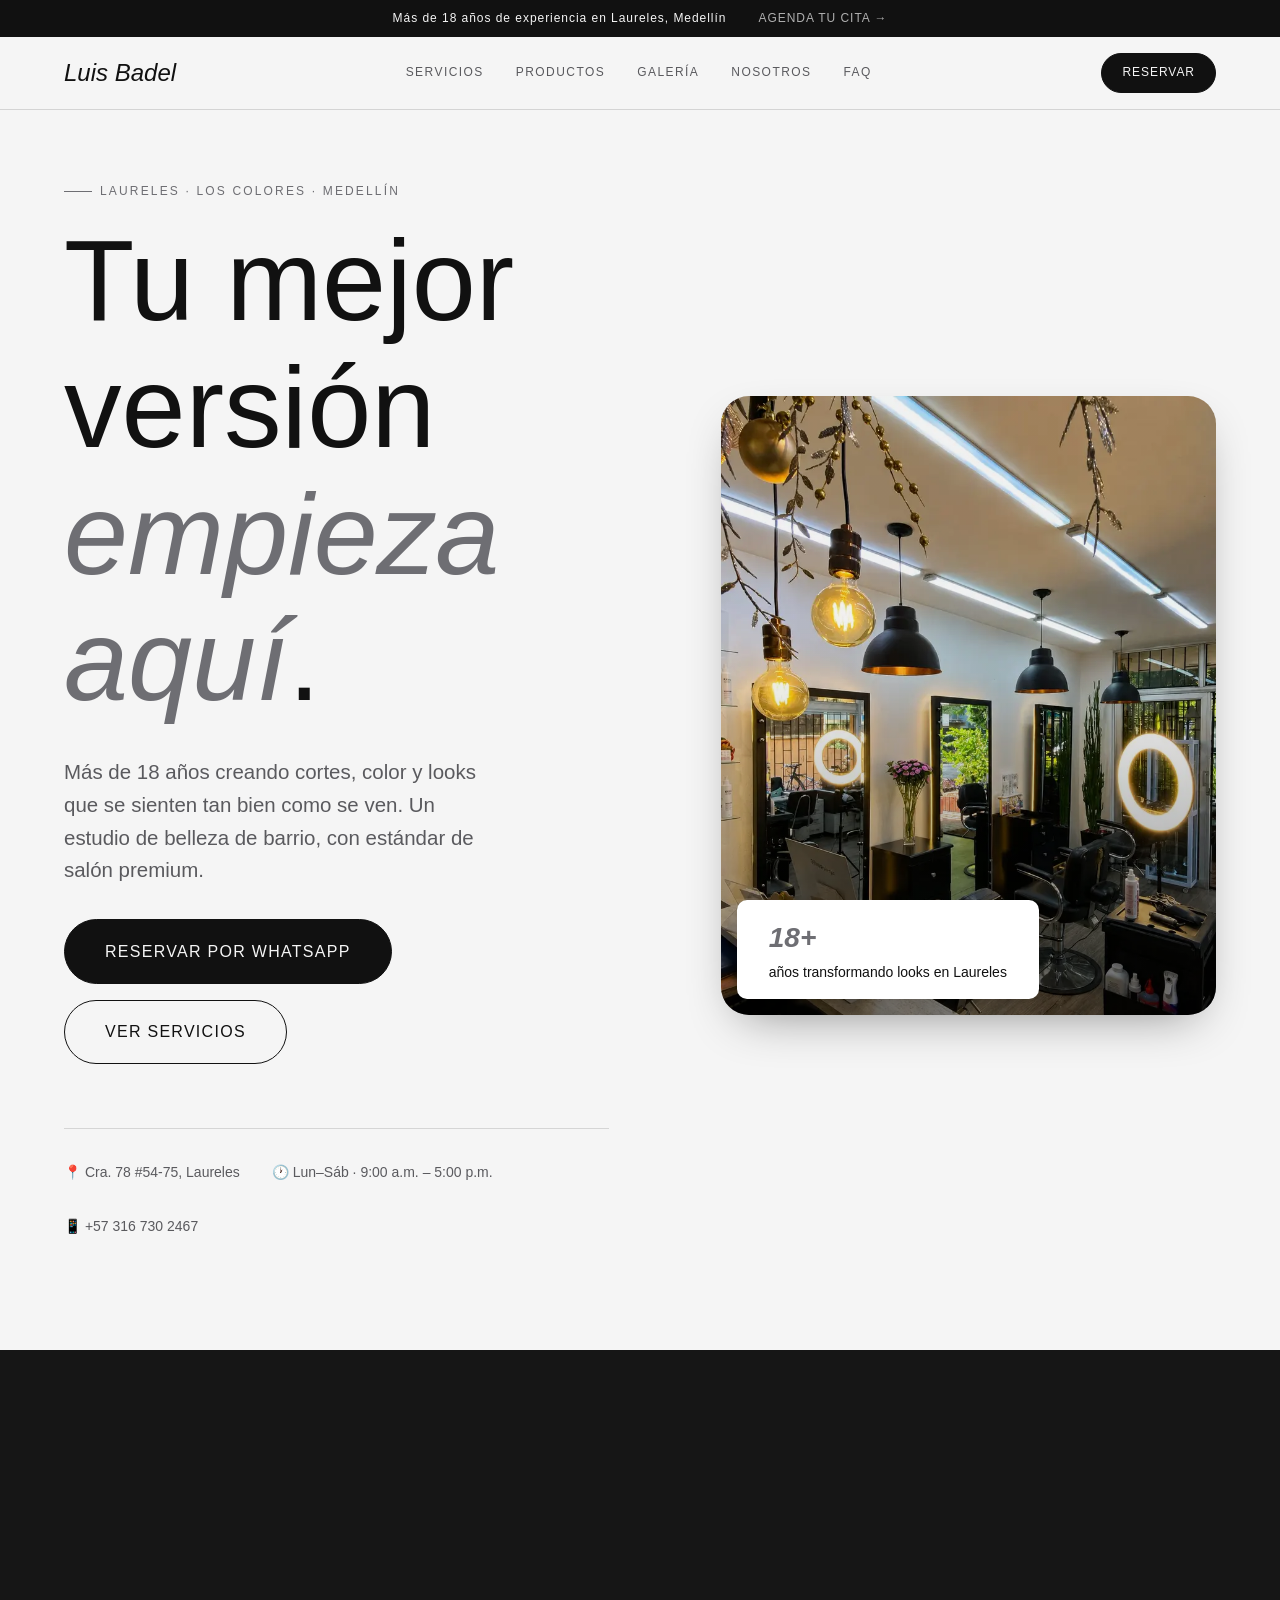
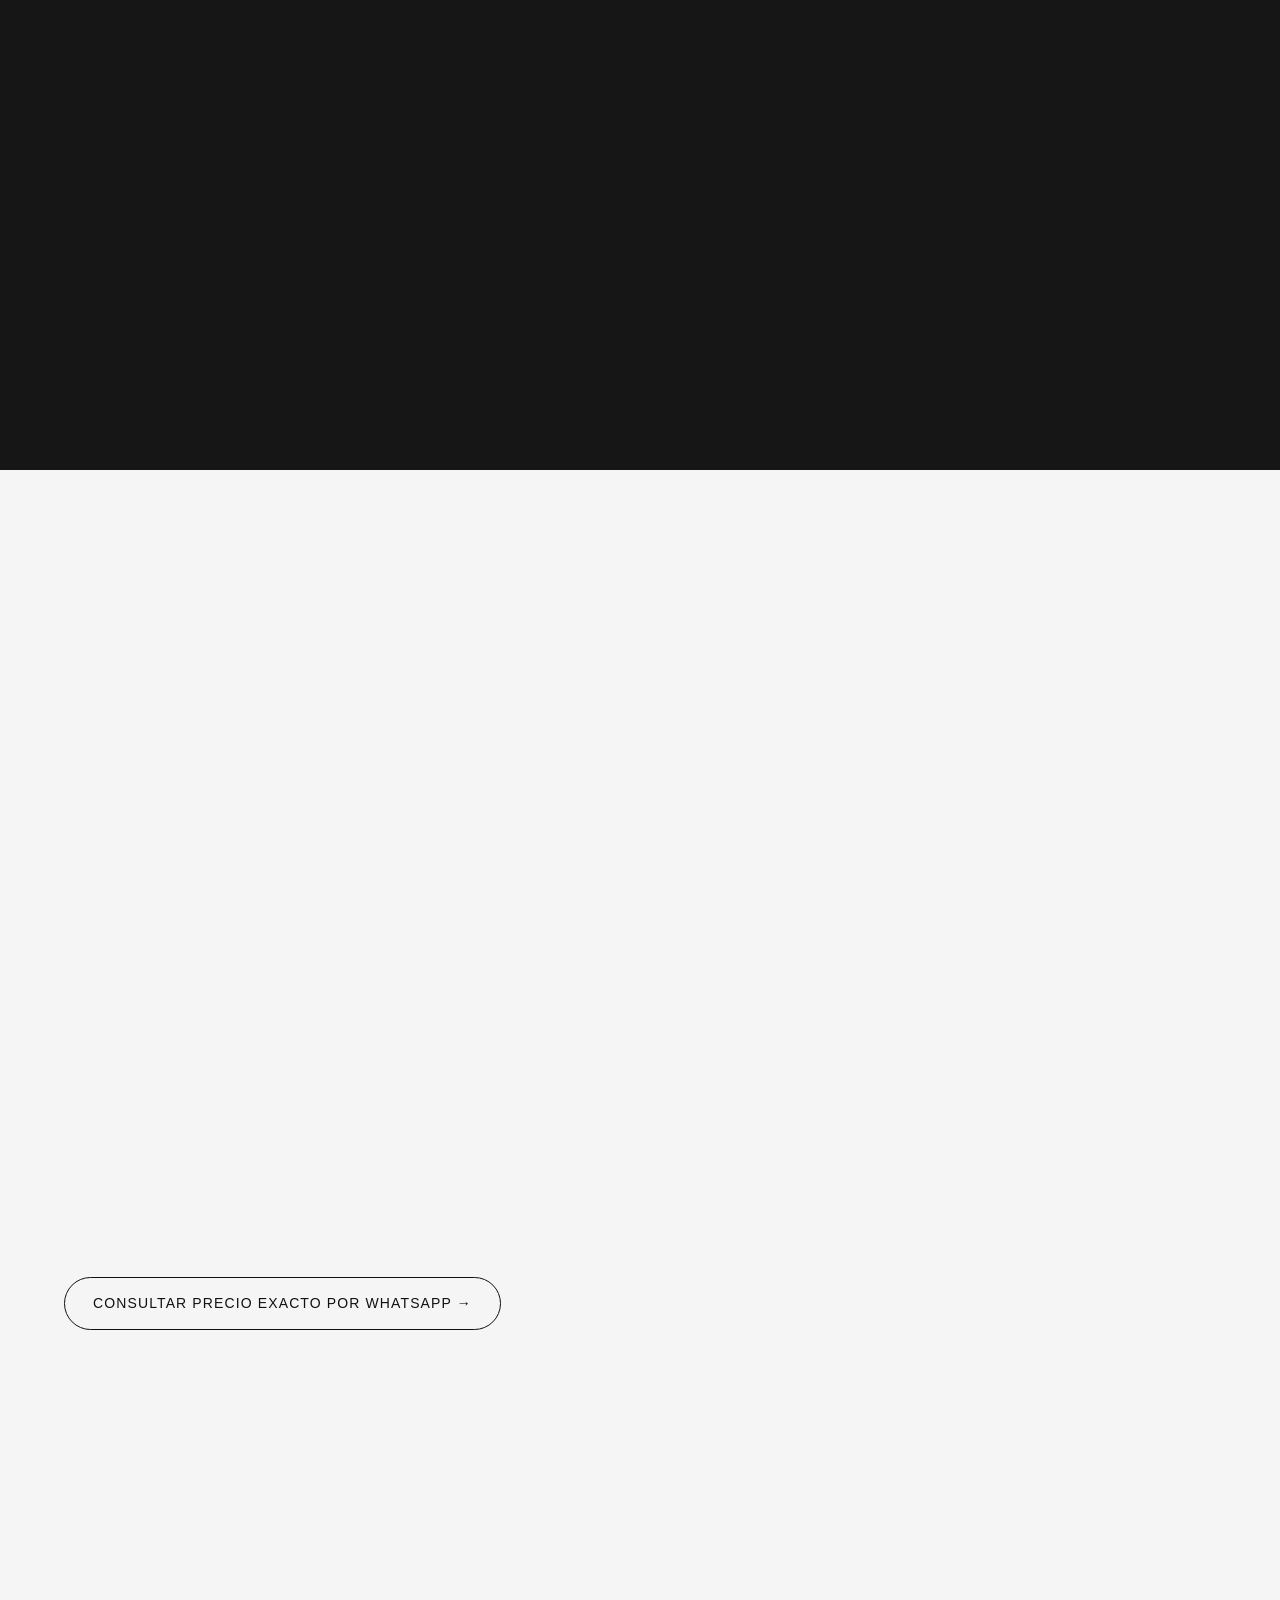
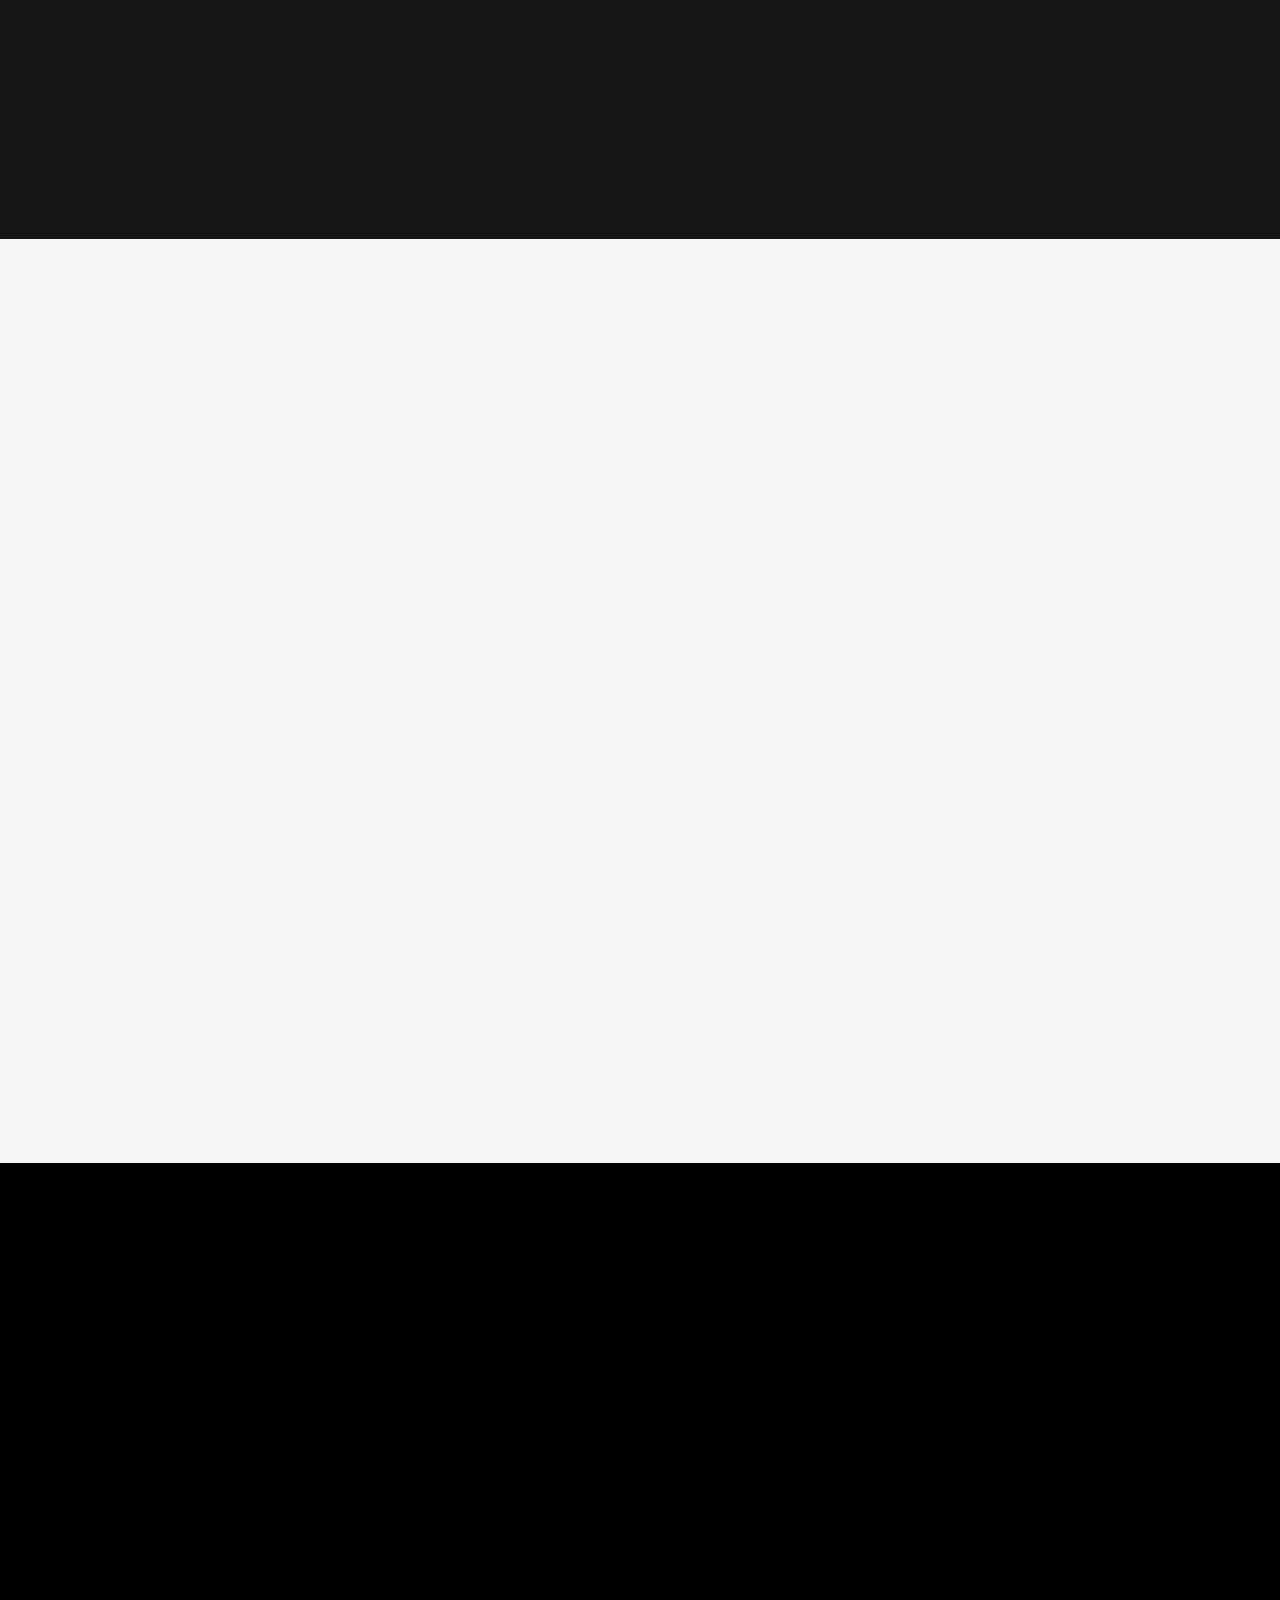
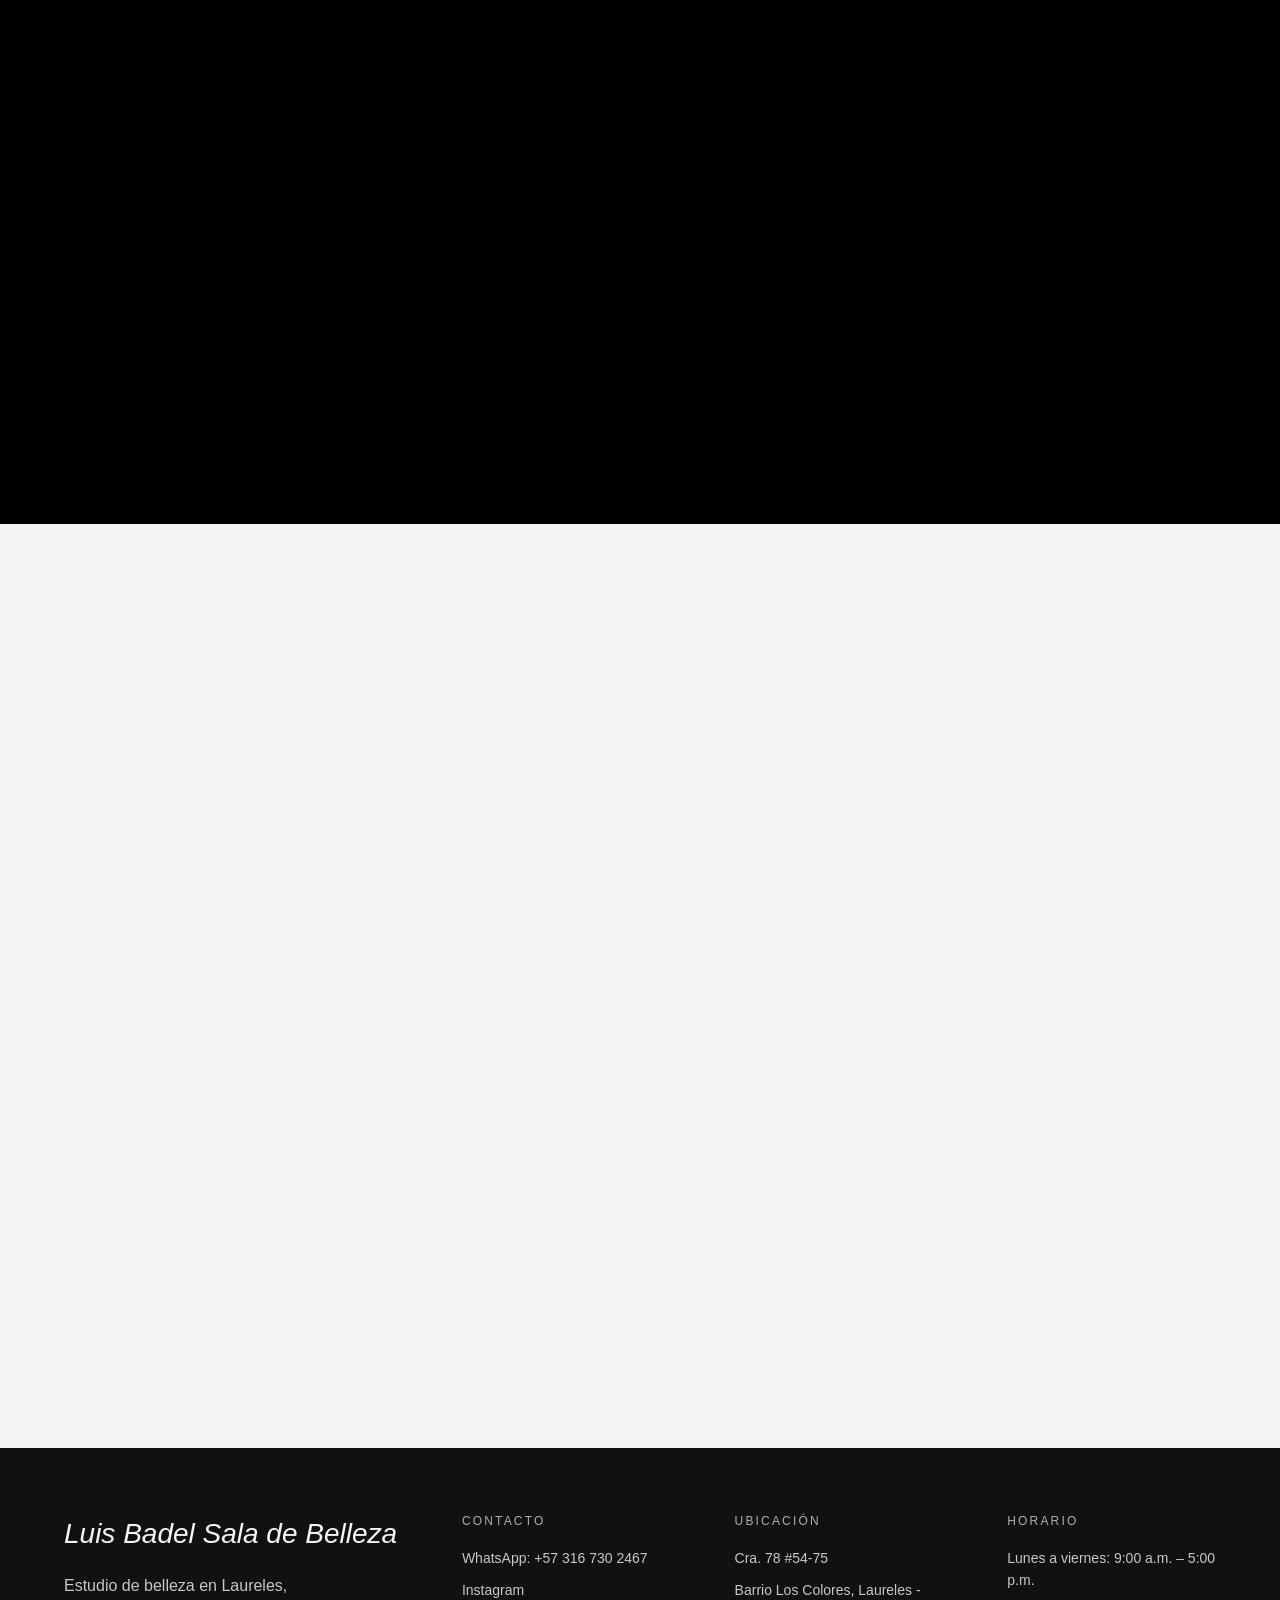
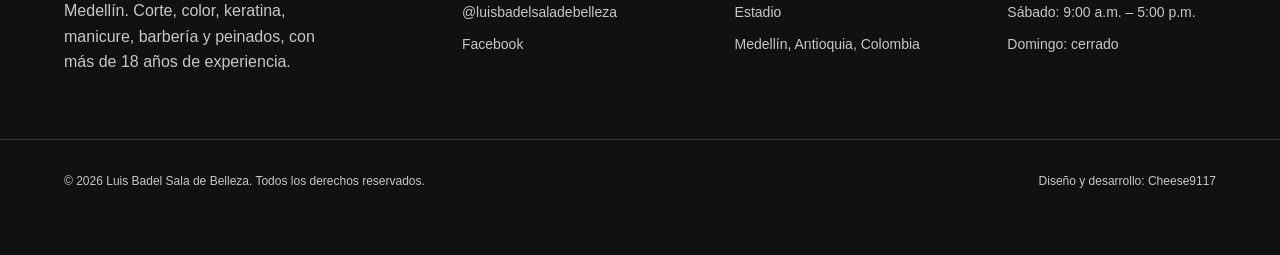
<file: index.html>
<!DOCTYPE html>
<html lang="es">
<head>
  <meta charset="UTF-8" />
  <meta name="viewport" content="width=device-width, initial-scale=1.0" />

  <!-- ═══ SEO ═══ -->
  <title>Luis Badel Sala de Belleza | Estudio de Belleza en Laureles, Medellín</title>
  <meta name="description" content="Sala de belleza en Laureles - Los Colores, Medellín. +18 años de experiencia en corte, color, balayage, keratina, manicure y barbería. Agenda tu cita por WhatsApp." />
  <meta name="robots" content="index, follow" />
  <meta name="author" content="Luis Badel Sala de Belleza" />
  <link rel="canonical" href="https://cheese9117.github.io/luis-badel-studio/" />

  <!-- ═══ SEGURIDAD ═══ -->
  <meta http-equiv="Content-Security-Policy" content="default-src 'none'; img-src 'self'; style-src 'self' https://fonts.googleapis.com; font-src https://fonts.gstatic.com; script-src 'self'; connect-src 'none'; frame-src https://www.google.com https://maps.google.com; object-src 'none'; base-uri 'self'; form-action 'none'; frame-ancestors 'none';" />
  <meta http-equiv="X-Content-Type-Options" content="nosniff" />
  <meta name="referrer" content="strict-origin-when-cross-origin" />

  <!-- ═══ OPEN GRAPH ═══ -->
  <meta property="og:type" content="business.business" />
  <meta property="og:title" content="Luis Badel Sala de Belleza | Laureles, Medellín" />
  <meta property="og:description" content="Estudio de belleza con +18 años de experiencia: corte, color, balayage, keratina, manicure y barbería en Laureles, Medellín." />
  <meta property="og:url" content="https://cheese9117.github.io/luis-badel-studio/" />
  <meta property="og:image" content="https://cheese9117.github.io/luis-badel-studio/assets/images/foto-hero.jpg" />
  <meta property="og:image:width" content="1122" />
  <meta property="og:image:height" content="1402" />
  <meta property="og:locale" content="es_CO" />
  <meta property="og:site_name" content="Luis Badel Sala de Belleza" />
  <meta property="business:contact_data:street_address" content="Cra. 78 #54-75" />
  <meta property="business:contact_data:locality" content="Medellín" />
  <meta property="business:contact_data:region" content="Antioquia" />
  <meta property="business:contact_data:country_name" content="Colombia" />

  <meta name="twitter:card" content="summary_large_image" />
  <meta name="twitter:title" content="Luis Badel Sala de Belleza | Laureles, Medellín" />
  <meta name="twitter:description" content="Estudio de belleza con +18 años de experiencia en Laureles, Medellín. Corte, color, balayage, keratina, manicure y barbería." />
  <meta name="twitter:image" content="https://cheese9117.github.io/luis-badel-studio/assets/images/foto-hero.jpg" />

  <!-- ═══ DATOS ESTRUCTURADOS ═══ -->
  <script type="application/ld+json">
  {
    "@context": "https://schema.org",
    "@type": "HairSalon",
    "name": "Luis Badel Sala de Belleza",
    "image": "https://cheese9117.github.io/luis-badel-studio/assets/images/foto-hero.jpg",
    "description": "Sala de belleza en Laureles, Medellín con más de 18 años de experiencia en corte, color, balayage, keratina, manicure y barbería.",
    "url": "https://cheese9117.github.io/luis-badel-studio/",
    "telephone": "+573167302467",
    "priceRange": "$$",
    "address": {
      "@type": "PostalAddress",
      "streetAddress": "Cra. 78 #54-75",
      "addressLocality": "Laureles - Los Colores",
      "addressRegion": "Antioquia",
      "postalCode": "050034",
      "addressCountry": "CO"
    },
    "geo": {
      "@type": "GeoCoordinates",
      "latitude": 6.2453,
      "longitude": -75.5942
    },
    "openingHoursSpecification": [
      {
        "@type": "OpeningHoursSpecification",
        "dayOfWeek": ["Monday", "Tuesday", "Wednesday", "Thursday", "Friday", "Saturday"],
        "opens": "09:00",
        "closes": "17:00"
      }
    ],
    "sameAs": [
      "https://www.instagram.com/luisbadelsaladebelleza/",
      "https://web.facebook.com/people/Luis-badel-sala-de-belleza/100063726393266/"
    ]
  }
  </script>

  <script type="application/ld+json">
  {
    "@context": "https://schema.org",
    "@type": "FAQPage",
    "mainEntity": [
      {
        "@type": "Question",
        "name": "¿Atienden por orden de llegada o necesito cita previa?",
        "acceptedAnswer": {
          "@type": "Answer",
          "text": "Trabajamos preferiblemente con cita previa para garantizarte el horario y el estilista que prefieras. Si tenés disponibilidad de último momento, escribinos por WhatsApp y te confirmamos si podemos atenderte por orden de llegada ese día."
        }
      },
      {
        "@type": "Question",
        "name": "¿Tienen parqueo disponible?",
        "acceptedAnswer": {
          "@type": "Answer",
          "text": "Estamos en el barrio Los Colores, Laureles, sobre la Cra. 78, una zona residencial con parqueo en vía y parqueaderos públicos a pocos metros."
        }
      },
      {
        "@type": "Question",
        "name": "¿Qué marcas de productos usan en los tratamientos?",
        "acceptedAnswer": {
          "@type": "Answer",
          "text": "Trabajamos exclusivamente con líneas profesionales de colorimetría y tratamiento capilar, seleccionadas según el tipo de cabello y el resultado que buscás."
        }
      },
      {
        "@type": "Question",
        "name": "¿Cuánto dura un servicio de color o balayage?",
        "acceptedAnswer": {
          "@type": "Answer",
          "text": "Depende del largo y el estado de tu cabello, pero un color completo o un balayage suele tomar entre 2 y 4 horas. Al agendar te damos un estimado de tiempo."
        }
      }
    ]
  }
  </script>

  <!-- ═══ RENDIMIENTO ═══ -->
  <link rel="preconnect" href="https://fonts.googleapis.com" />
  <link rel="preconnect" href="https://fonts.gstatic.com" crossorigin />
  <link rel="preload" as="image" href="assets/images/foto-hero-800.webp" fetchpriority="high" />
  <link rel="stylesheet" href="https://fonts.googleapis.com/css2?family=Jost:ital,wght@0,300;0,400;0,500;0,600;1,400;1,500&family=Manrope:wght@400;500;600;700&display=swap" />

  <link rel="icon" type="image/png" href="assets/images/favicon-logo.png" />

  <!-- ═══ ESTILOS ═══ -->
  <link rel="stylesheet" href="css/variables.css" />
  <link rel="stylesheet" href="css/reset.css" />
  <link rel="stylesheet" href="css/base.css" />
  <link rel="stylesheet" href="css/layout.css" />
  <link rel="stylesheet" href="css/components.css" />
  <link rel="stylesheet" href="css/animations.css" />
  <link rel="stylesheet" href="css/utilities.css" />
  <link rel="stylesheet" href="css/responsive.css" />
</head>
<body>
  <a class="skip-link" href="#contenido">Saltar al contenido</a>

  <!-- ═══ BARRA DE ANUNCIO ═══ -->
  <div class="announce-bar">
    <p class="announce-bar__text">Más de 18 años de experiencia en Laureles, Medellín</p>
    <a class="announce-bar__link" href="https://wa.me/573167302467?text=Hola%2C%20quiero%20agendar%20una%20cita" target="_blank" rel="noopener noreferrer">Agenda tu cita →</a>
  </div>

  <!-- ═══ HEADER ═══ -->
  <header class="site-header" id="site-header">
    <a class="site-header__brand" href="#inicio">Luis Badel</a>
    <nav class="site-nav" aria-label="Navegación principal">
      <div class="nav-item nav-item--has-menu">
        <button class="site-nav__link nav-item__trigger" type="button" aria-expanded="false" aria-haspopup="true">Servicios</button>
        <div class="mega-menu">
          <div class="mega-menu__col">
            <p class="mega-menu__title">Nuestros centros</p>
            <a class="mega-menu__link" href="servicios/color-imagen.html">Color e Imagen Capilar</a>
            <a class="mega-menu__link" href="servicios/tratamientos.html">Tratamientos &amp; Keratina</a>
            <a class="mega-menu__link" href="servicios/barberia.html">Barbería</a>
            <a class="mega-menu__link" href="servicios/manicure.html">Manicure &amp; Pedicure</a>
            <a class="mega-menu__link" href="servicios/eventos.html">Novias &amp; Eventos</a>
            <a class="mega-menu__link mega-menu__link--all" href="#servicios">Ver todos los servicios →</a>
          </div>
          <a class="mega-menu__feature" href="servicios/color-imagen.html">
            <picture>
              <source srcset="assets/images/foto-3-480.webp" type="image/webp" />
              <img src="assets/images/foto-3-480.jpg" alt="Trabajo de balayage realizado en Luis Badel Sala de Belleza" width="304" height="380" loading="lazy" />
            </picture>
            <span class="mega-menu__feature-label">Destacado</span>
            <span class="mega-menu__feature-title">Color &amp; Balayage de autor</span>
          </a>
        </div>
      </div>
      <div class="nav-item nav-item--has-menu">
        <button class="site-nav__link nav-item__trigger" type="button" aria-expanded="false" aria-haspopup="true">Productos</button>
        <div class="mega-menu">
          <div class="mega-menu__col">
            <p class="mega-menu__title">Por necesidad</p>
            <a class="mega-menu__link" href="productos.html#color">Cuidado del color</a>
            <a class="mega-menu__link" href="productos.html#hidratacion">Hidratación capilar</a>
            <a class="mega-menu__link" href="productos.html#reconstruccion">Reconstrucción</a>
            <a class="mega-menu__link" href="productos.html#styling">Styling y terminación</a>
            <a class="mega-menu__link mega-menu__link--all" href="productos.html">Ver todo el cuidado en casa →</a>
          </div>
          <a class="mega-menu__feature" href="productos.html">
            <picture>
              <source srcset="assets/images/foto-5-480.webp" type="image/webp" />
              <img src="assets/images/foto-5-480.jpg" alt="Productos profesionales usados en Luis Badel Sala de Belleza" width="304" height="380" loading="lazy" />
            </picture>
            <span class="mega-menu__feature-label">Recomendado</span>
            <span class="mega-menu__feature-title">Las líneas que usamos</span>
          </a>
        </div>
      </div>
      <a class="site-nav__link" href="#galeria" data-section="galeria">Galería</a>
      <a class="site-nav__link" href="#estilista" data-section="estilista">Nosotros</a>
      <a class="site-nav__link" href="#faq" data-section="faq">FAQ</a>
    </nav>
    <div class="site-header__actions">
      <a class="btn btn--primary btn--sm site-header__cta" href="https://wa.me/573167302467?text=Hola%2C%20quiero%20agendar%20una%20cita" target="_blank" rel="noopener noreferrer">Reservar</a>
      <button class="hamburger" id="hamburger" aria-label="Abrir menú" aria-expanded="false" aria-controls="mobile-menu">
        <span></span><span></span><span></span>
      </button>
    </div>
  </header>

  <!-- ═══ MENÚ MÓVIL ═══ -->
  <div class="mobile-menu" id="mobile-menu">
    <a class="mobile-menu__link" href="#inicio"><span>01</span> Inicio</a>
    <a class="mobile-menu__link" href="#filosofia"><span>02</span> Filosofía</a>
    <a class="mobile-menu__link" href="#servicios"><span>03</span> Servicios</a>
    <a class="mobile-menu__link" href="#galeria"><span>04</span> Galería</a>
    <a class="mobile-menu__link" href="#estilista"><span>05</span> Equipo</a>
    <a class="mobile-menu__link" href="#testimonios"><span>06</span> Testimonios</a>
    <a class="mobile-menu__link" href="#faq"><span>07</span> FAQ</a>
    <a class="mobile-menu__link" href="#reserva"><span>08</span> Reserva</a>
    <details class="mobile-sub">
      <summary class="mobile-sub__summary">Páginas de servicios</summary>
      <a class="mobile-sub__link" href="servicios/color-imagen.html">Color e Imagen Capilar</a>
      <a class="mobile-sub__link" href="servicios/tratamientos.html">Tratamientos &amp; Keratina</a>
      <a class="mobile-sub__link" href="servicios/barberia.html">Barbería</a>
      <a class="mobile-sub__link" href="servicios/manicure.html">Manicure &amp; Pedicure</a>
      <a class="mobile-sub__link" href="servicios/eventos.html">Novias &amp; Eventos</a>
      <a class="mobile-sub__link" href="productos.html">Productos para casa</a>
    </details>
    <div class="mobile-menu__footer">
      <a href="https://wa.me/573167302467" target="_blank" rel="noopener noreferrer">WhatsApp</a>
      <a href="https://www.instagram.com/luisbadelsaladebelleza/" target="_blank" rel="noopener noreferrer">Instagram</a>
      <a href="https://web.facebook.com/people/Luis-badel-sala-de-belleza/100063726393266/" target="_blank" rel="noopener noreferrer">Facebook</a>
    </div>
  </div>

  <main id="contenido">
    <!-- ═══ HERO ═══ -->
    <section class="hero" id="inicio">
      <div class="container split-grid">
        <div data-reveal>
          <span class="eyebrow">Laureles · Los Colores · Medellín</span>
          <h1 class="hero__title">Tu mejor versión <em>empieza aquí</em>.</h1>
          <p class="lead">Más de 18 años creando cortes, color y looks que se sienten tan bien como se ven. Un estudio de belleza de barrio, con estándar de salón premium.</p>
          <div class="hero__cta-group">
            <a class="btn btn--primary btn--lg" href="https://wa.me/573167302467?text=Hola%2C%20quiero%20agendar%20una%20cita" target="_blank" rel="noopener noreferrer">Reservar por WhatsApp</a>
            <a class="btn btn--outline btn--lg" href="#servicios">Ver servicios</a>
          </div>
          <div class="hero__meta">
            <span>📍 Cra. 78 #54-75, Laureles</span>
            <span>🕐 Lun–Sáb · 9:00 a.m. – 5:00 p.m.</span>
            <span>📱 +57 316 730 2467</span>
          </div>
        </div>
        <div data-reveal>
          <div class="hero__media">
            <picture>
              <source srcset="assets/images/foto-hero-800.webp" type="image/webp" />
              <img src="assets/images/foto-hero-800.jpg" alt="Interior del estudio Luis Badel Sala de Belleza en Laureles, Medellín" width="1122" height="1402" loading="eager" fetchpriority="high" />
            </picture>
            <div class="hero__badge">
              <strong>18+</strong>
              años transformando looks en Laureles
            </div>
          </div>
        </div>
      </div>
    </section>

    <!-- ═══ FILOSOFÍA ═══ -->
    <section class="section section--olive" id="filosofia">
      <div class="container split-grid split-grid--reverse">
        <div data-reveal>
          <div class="stat-grid" data-reveal="stagger">
            <div class="stat-card">
              <p class="stat-card__num">18+</p>
              <p class="stat-card__label">Años de trayectoria</p>
            </div>
            <div class="stat-card">
              <p class="stat-card__num">06</p>
              <p class="stat-card__label">Especialidades</p>
            </div>
            <div class="stat-card">
              <p class="stat-card__num">100%</p>
              <p class="stat-card__label">Productos profesionales</p>
            </div>
            <div class="stat-card">
              <p class="stat-card__num">1:1</p>
              <p class="stat-card__label">Atención personalizada</p>
            </div>
          </div>
        </div>
        <div data-reveal>
          <span class="eyebrow">Nuestra filosofía</span>
          <h2 class="section-title">Belleza con identidad, <em>no con fórmulas</em>.</h2>
          <p class="lead lead--on-dark">En Luis Badel Sala de Belleza no replicamos tendencias: las adaptamos a tu rostro, tu cabello y tu forma de vivir. Cada cita empieza con una conversación, no con un molde — porque el mejor corte es el que se ve bien incluso el día que no te peinas.</p>
        </div>
      </div>
    </section>

    <!-- ═══ SERVICIOS ═══ -->
    <section class="section" id="servicios">
      <div class="container">
        <div class="rail" data-rail>
          <div class="rail-head" data-reveal>
            <div class="rail-head__intro">
              <span class="eyebrow">Catálogo de servicios</span>
              <h2 class="section-title">Lo que hacemos <em>mejor</em>.</h2>
              <p class="lead">Seis especialidades, un mismo nivel de detalle. Deslizá o usá las flechas para ver el catálogo completo.</p>
            </div>
            <div class="rail-controls">
              <button class="rail-arrow" type="button" data-rail-prev aria-label="Ver servicios anteriores">&#8592;</button>
              <button class="rail-arrow" type="button" data-rail-next aria-label="Ver más servicios">&#8594;</button>
            </div>
          </div>

        <div class="service-rail u-mt-lg" data-rail-track data-reveal="stagger">
          <article class="service-card">
            <span class="service-card__num">01 / Cabello</span>
            <h3 class="service-card__title">Corte y Estilizado</h3>
            <p class="service-card__desc">Cortes a la medida de tu rostro, tipo de cabello y rutina diaria, con acabado profesional y secado incluido.</p>
            <div class="service-card__price"><span>Desde</span><span>$45.000 COP</span></div>
          </article>
          <article class="service-card">
            <span class="service-card__num">02 / Color</span>
            <h3 class="service-card__title">Color &amp; Balayage</h3>
            <p class="service-card__desc">Tinturas, mechas, balayage y técnicas de iluminación natural, con asesoría de tono según tu piel.</p>
            <div class="service-card__price"><span>Desde</span><span>$90.000 COP</span></div>
          </article>
          <article class="service-card">
            <span class="service-card__num">03 / Tratamiento</span>
            <h3 class="service-card__title">Keratina y Tratamientos</h3>
            <p class="service-card__desc">Alisados, hidratación profunda y reconstrucción capilar para devolverle brillo y salud a tu cabello.</p>
            <div class="service-card__price"><span>Desde</span><span>$120.000 COP</span></div>
          </article>
          <article class="service-card">
            <span class="service-card__num">04 / Manos y pies</span>
            <h3 class="service-card__title">Manicure y Pedicure</h3>
            <p class="service-card__desc">Cuidado completo de manos y pies, esmaltado tradicional o semipermanente y spa de manos.</p>
            <div class="service-card__price"><span>Desde</span><span>$35.000 COP</span></div>
          </article>
          <article class="service-card">
            <span class="service-card__num">05 / Barbería</span>
            <h3 class="service-card__title">Barbería</h3>
            <p class="service-card__desc">Cortes clásicos y modernos, diseño de barba, afeitado y perfilado con navaja.</p>
            <div class="service-card__price"><span>Desde</span><span>$30.000 COP</span></div>
          </article>
          <article class="service-card">
            <span class="service-card__num">06 / Eventos</span>
            <h3 class="service-card__title">Peinados para Eventos</h3>
            <p class="service-card__desc">Recogidos, ondas y peinados de fiesta para esa ocasión que merece un look impecable.</p>
            <div class="service-card__price"><span>Desde</span><span>$60.000 COP</span></div>
          </article>
        </div>
        </div>

        <p class="u-mt-md">
          <a class="btn btn--outline" href="https://wa.me/573167302467?text=Hola%2C%20quiero%20conocer%20todos%20los%20servicios%20disponibles" target="_blank" rel="noopener noreferrer">Consultar precio exacto por WhatsApp →</a>
        </p>
      </div>
    </section>

    <!-- ═══ GALERÍA ═══ -->
    <section class="section section--tight section--lazy" id="galeria">
      <div class="container">
        <div data-reveal>
          <span class="eyebrow">Galería</span>
          <h2 class="section-title">Trabajos <em>recientes</em>.</h2>
        </div>

        <div class="gallery-grid u-mt-lg" data-reveal="stagger">
          <figure class="gallery-item">
            <picture>
              <source srcset="assets/images/foto-1.webp" type="image/webp" />
              <img src="assets/images/foto-1.jpg" alt="Interior del estudio Luis Badel Sala de Belleza, área de cortes y peinados" width="686" height="829" loading="lazy" />
            </picture>
            <span class="gallery-item__tag">Estudio</span>
          </figure>
          <figure class="gallery-item">
            <picture>
              <source srcset="assets/images/foto-2.webp" type="image/webp" />
              <img src="assets/images/foto-2.jpg" alt="Área de manicure y pedicure de Luis Badel Sala de Belleza" width="680" height="824" loading="lazy" />
            </picture>
            <span class="gallery-item__tag">Manicure</span>
          </figure>
          <figure class="gallery-item">
            <picture>
              <source srcset="assets/images/foto-3.webp" type="image/webp" />
              <img src="assets/images/foto-3.jpg" alt="Balayage y mechas realizadas en el salón" width="608" height="723" loading="lazy" />
            </picture>
            <span class="gallery-item__tag">Balayage</span>
          </figure>
          <figure class="gallery-item">
            <picture>
              <source srcset="assets/images/foto-4.webp" type="image/webp" />
              <img src="assets/images/foto-4.jpg" alt="Estilista de Luis Badel aplicando color a una clienta" width="578" height="766" loading="lazy" />
            </picture>
            <span class="gallery-item__tag">Color</span>
          </figure>
          <figure class="gallery-item">
            <picture>
              <source srcset="assets/images/foto-5.webp" type="image/webp" />
              <img src="assets/images/foto-5.jpg" alt="Estación de color y productos profesionales del salón" width="584" height="878" loading="lazy" />
            </picture>
            <span class="gallery-item__tag">Productos</span>
          </figure>
          <figure class="gallery-item">
            <picture>
              <source srcset="assets/images/foto-6.webp" type="image/webp" />
              <img src="assets/images/foto-6.jpg" alt="Aviso del local de Luis Badel Sala de Belleza en Laureles" width="584" height="841" loading="lazy" />
            </picture>
            <span class="gallery-item__tag">Identidad</span>
          </figure>
        </div>
      </div>
    </section>

    <!-- ═══ ESTILISTA ═══ -->
    <section class="section section--dark" id="estilista">
      <div class="container split-grid">
        <div data-reveal>
          <div class="hero__media hero__media--square">
            <picture>
              <source srcset="assets/images/foto-4.webp" type="image/webp" />
              <img src="assets/images/foto-4.jpg" alt="Estilista de Luis Badel Sala de Belleza trabajando en un servicio de color" width="578" height="766" loading="lazy" />
            </picture>
          </div>
        </div>
        <div data-reveal>
          <span class="eyebrow">El equipo</span>
          <h2 class="section-title">Luis Badel <em>y su equipo</em></h2>
          <p class="lead lead--on-dark">Detrás de cada cita hay un equipo de estilistas integrales con más de 18 años de trayectoria en Medellín, especializado en corte, color y técnicas de balayage. Formados en el día a día del salón, creen que la mejor herramienta no es la tijera ni el tinte: es escuchar a quien tiene enfrente.</p>
          <p class="lead lead--on-dark u-mt-sm">Nuestro sello: looks que se mantienen, colores que envejecen bien y un trato cercano que convierte cada visita en una pausa, no en un trámite.</p>
        </div>
      </div>
    </section>

    <!-- ═══ TESTIMONIOS ═══ -->
    <section class="section section--lazy" id="testimonios">
      <div class="container">
        <div class="rail" data-rail>
          <div class="rail-head" data-reveal>
            <div class="rail-head__intro">
              <span class="eyebrow">Lo que dicen</span>
              <h2 class="section-title">Clientas y <em>clientes</em>.</h2>
            </div>
            <div class="rail-controls">
              <button class="rail-arrow" type="button" data-rail-prev aria-label="Ver testimonios anteriores">&#8592;</button>
              <button class="rail-arrow" type="button" data-rail-next aria-label="Ver más testimonios">&#8594;</button>
            </div>
          </div>

        <div class="quote-track u-mt-lg" data-rail-track>
          <blockquote class="quote-card">
            <p class="quote-card__text">"Llevo años yendo donde Luis y siempre salgo con el cabello más sano que cuando entré. El balayage que me hizo fue exactamente lo que quería."</p>
            <footer class="quote-card__author">
              <span class="quote-card__stars">★★★★★</span>
              <span>Camila R. · Laureles</span>
            </footer>
          </blockquote>
          <blockquote class="quote-card">
            <p class="quote-card__text">"El tratamiento de keratina me devolvió el brillo que sentía perdido. Además el ambiente del salón es súper tranquilo, se siente como una pausa en el día."</p>
            <footer class="quote-card__author">
              <span class="quote-card__stars">★★★★★</span>
              <span>Andrea M. · Los Colores</span>
            </footer>
          </blockquote>
          <blockquote class="quote-card">
            <p class="quote-card__text">"Fui por un corte para un evento y terminé agendando mi peinado mensual. Atención puntual, profesional y de muy buen trato."</p>
            <footer class="quote-card__author">
              <span class="quote-card__stars">★★★★★</span>
              <span>Daniela P. · Estadio</span>
            </footer>
          </blockquote>
        </div>
        </div>
      </div>
    </section>

    <!-- ═══ BONO DE REGALO ═══ -->
    <section class="section section--olive section--lazy" id="bono">
      <div class="container giftcard" data-reveal>
        <span class="eyebrow">Bono de regalo</span>
        <h2 class="section-title">Regala una <em>experiencia</em>, no un objeto.</h2>
        <p class="lead lead--on-dark lead--wide">Un bono de Luis Badel es un corte, un color o un cambio de look para esa persona que querés consentir. Lo personalizamos por el monto o el servicio que prefieras y lo entregamos digital o impreso.</p>
        <a class="btn btn--light btn--lg" href="https://wa.me/573167302467?text=Hola%2C%20quiero%20regalar%20un%20bono%20de%20Luis%20Badel" target="_blank" rel="noopener noreferrer">Pedir un bono por WhatsApp</a>
      </div>
    </section>

    <!-- ═══ FAQ ═══ -->
    <section class="section section--tight section--lazy" id="faq">
      <div class="container">
        <div data-reveal>
          <span class="eyebrow">Preguntas frecuentes</span>
          <h2 class="section-title">Antes de <em>agendar</em>.</h2>
        </div>

        <div class="faq-list" data-reveal>
          <details class="faq-item">
            <summary class="faq-item__q">¿Atienden por orden de llegada o necesito cita previa?</summary>
            <p class="faq-item__a">Trabajamos preferiblemente con cita previa para garantizarte el horario y el estilista que prefieras. Si tenés disponibilidad de último momento, escribinos por WhatsApp y te confirmamos si podemos atenderte por orden de llegada ese día.</p>
          </details>
          <details class="faq-item">
            <summary class="faq-item__q">¿Tienen parqueo disponible?</summary>
            <p class="faq-item__a">Estamos en el barrio Los Colores, Laureles, sobre la Cra. 78, una zona residencial con parqueo en vía y parqueaderos públicos a pocos metros. Si venís en moto o carro, escribinos y te orientamos sobre la mejor opción cercana.</p>
          </details>
          <details class="faq-item">
            <summary class="faq-item__q">¿Qué marcas de productos usan en los tratamientos?</summary>
            <p class="faq-item__a">Trabajamos exclusivamente con líneas profesionales de colorimetría y tratamiento capilar, seleccionadas según el tipo de cabello y el resultado que buscás. En tu valoración te explicamos qué producto usaremos y por qué, sin sorpresas.</p>
          </details>
          <details class="faq-item">
            <summary class="faq-item__q">¿Cuánto dura un servicio de color o balayage?</summary>
            <p class="faq-item__a">Depende del largo y el estado de tu cabello, pero un color completo o un balayage suele tomar entre 2 y 4 horas. Al agendar te damos un estimado de tiempo para que organices tu día con tranquilidad.</p>
          </details>
        </div>
      </div>
    </section>

    <!-- ═══ RESERVA ═══ -->
    <section class="section section--clay" id="reserva">
      <div class="container split-grid">
        <div data-reveal>
          <span class="eyebrow eyebrow--on-clay">Reserva tu cita</span>
          <h2 class="section-title section-title--on-clay">Agenda en <em class="section-title__accent--ink">segundos</em> por WhatsApp.</h2>
          <p class="lead lead--on-clay lead--wide">Escribinos contándonos qué servicio buscás y te confirmamos disponibilidad. Sin formularios largos, sin esperas.</p>
          <div class="hero__cta-group">
            <a class="btn btn--light btn--lg" href="https://wa.me/573167302467?text=Hola%2C%20quiero%20agendar%20una%20cita" target="_blank" rel="noopener noreferrer">Escribir por WhatsApp</a>
            <a class="btn btn--on-dark btn--lg" href="https://www.google.com/maps/search/?api=1&query=Luis+badel+sala+de+belleza+Carrera+78+54-75+Los+Colores+Medell%C3%ADn" target="_blank" rel="noopener noreferrer">Ver en el mapa</a>
          </div>
        </div>
        <div data-reveal>
          <div class="booking-panel">
            <h3 class="service-card__title u-mb-sm">Horario de atención</h3>
            <table class="hours-table">
              <tbody>
                <tr><td>Lunes – Viernes</td><td>9:00 a.m. – 5:00 p.m.</td></tr>
                <tr><td>Sábado</td><td>9:00 a.m. – 5:00 p.m.</td></tr>
                <tr><td>Domingo</td><td>Cerrado</td></tr>
              </tbody>
            </table>
            <h3 class="service-card__title u-mt-md u-mb-sm">Ubicación</h3>
            <p class="service-card__desc">Cra. 78 #54-75, barrio Los Colores, Laureles - Estadio, Medellín, Antioquia.</p>
            <div class="booking-map">
              <iframe class="booking-map__frame" title="Ubicación de Luis Badel Sala de Belleza en Google Maps" src="https://maps.google.com/maps?q=Luis%20badel%20sala%20de%20belleza%20Carrera%2078%2054-75%20Los%20Colores%20Medellin&output=embed" width="600" height="320" loading="lazy" referrerpolicy="no-referrer-when-downgrade"></iframe>
            </div>
          </div>
        </div>
      </div>
    </section>
    <!-- ═══ COMUNIDAD ═══ -->
    <section class="section section--tight section--lazy" id="comunidad">
      <div class="container community" data-reveal>
        <span class="eyebrow">Comunidad</span>
        <h2 class="section-title">Seguí nuestro trabajo en <em>Instagram</em>.</h2>
        <p class="lead">Cada semana publicamos cambios de look, color y el detrás de cámaras del salón. Seguinos en @luisbadelsaladebelleza y mirá resultados reales antes de tu cita.</p>
        <a class="btn btn--outline btn--lg" href="https://www.instagram.com/luisbadelsaladebelleza/" target="_blank" rel="noopener noreferrer">Seguir en Instagram</a>
      </div>
    </section>
  </main>

  <!-- ═══ FOOTER ═══ -->
  <footer class="site-footer">
    <div class="container footer-grid">
      <div>
        <p class="footer-brand">Luis Badel <em>Sala de Belleza</em></p>
        <p class="lead--on-dark u-mt-sm footer-lead">Estudio de belleza en Laureles, Medellín. Corte, color, keratina, manicure, barbería y peinados, con más de 18 años de experiencia.</p>
      </div>
      <div>
        <p class="footer-heading">Contacto</p>
        <ul class="footer-list">
          <li><a href="https://wa.me/573167302467" target="_blank" rel="noopener noreferrer">WhatsApp: +57 316 730 2467</a></li>
          <li><a href="https://www.instagram.com/luisbadelsaladebelleza/" target="_blank" rel="noopener noreferrer">Instagram @luisbadelsaladebelleza</a></li>
          <li><a href="https://web.facebook.com/people/Luis-badel-sala-de-belleza/100063726393266/" target="_blank" rel="noopener noreferrer">Facebook</a></li>
        </ul>
      </div>
      <div>
        <p class="footer-heading">Ubicación</p>
        <address class="footer-list footer-address">
          <span>Cra. 78 #54-75</span>
          <span>Barrio Los Colores, Laureles - Estadio</span>
          <span>Medellín, Antioquia, Colombia</span>
        </address>
      </div>
      <div>
        <p class="footer-heading">Horario</p>
        <ul class="footer-list">
          <li>Lunes a viernes: 9:00 a.m. – 5:00 p.m.</li>
          <li>Sábado: 9:00 a.m. – 5:00 p.m.</li>
          <li>Domingo: cerrado</li>
        </ul>
      </div>
    </div>
    <div class="container footer-bottom">
      <span>© <span id="year"></span> Luis Badel Sala de Belleza. Todos los derechos reservados.</span>
      <span>Diseño y desarrollo: <a href="https://github.com/Cheese9117" target="_blank" rel="noopener noreferrer">Cheese9117</a></span>
    </div>
  </footer>

  <button class="back-to-top" id="back-to-top" aria-label="Volver arriba">↑</button>

  <script src="js/nav.js" defer></script>
  <script src="js/reveal.js" defer></script>
  <script src="js/app.js" defer></script>
</body>
</html>
</file>
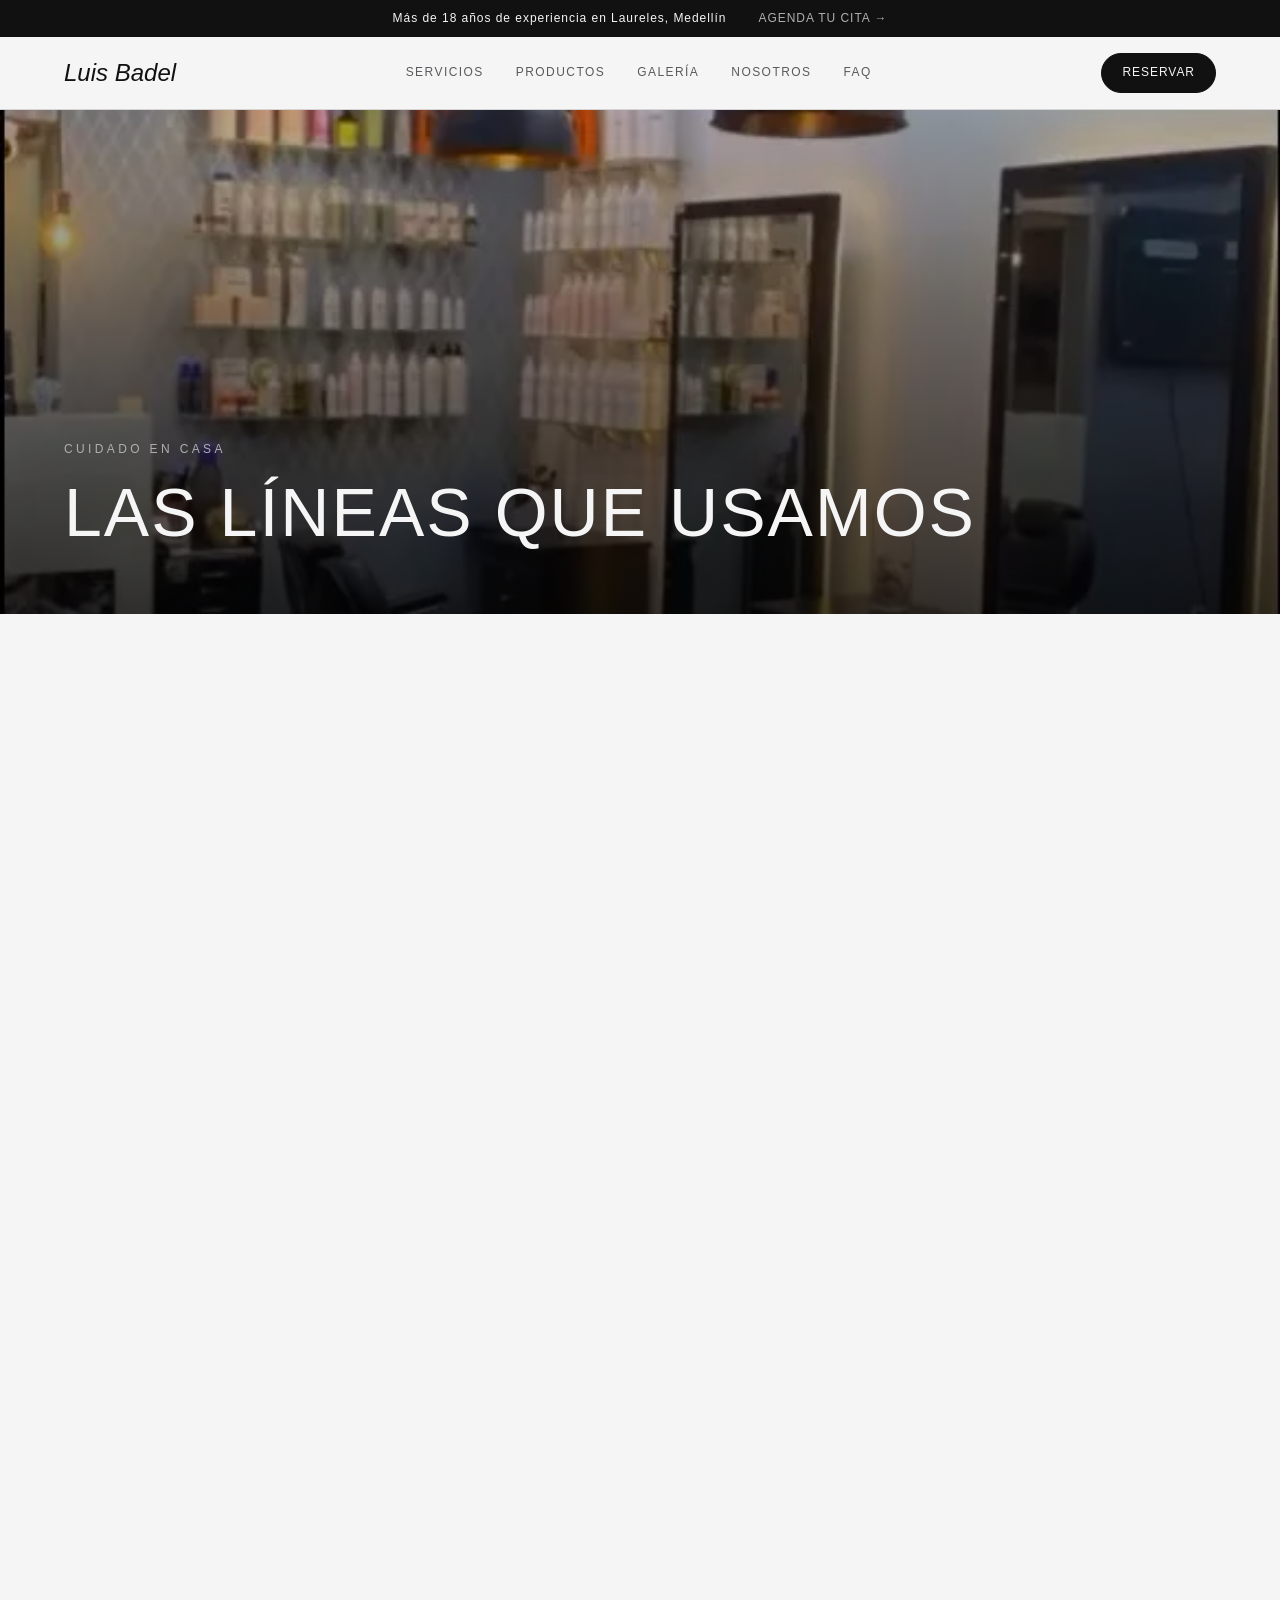
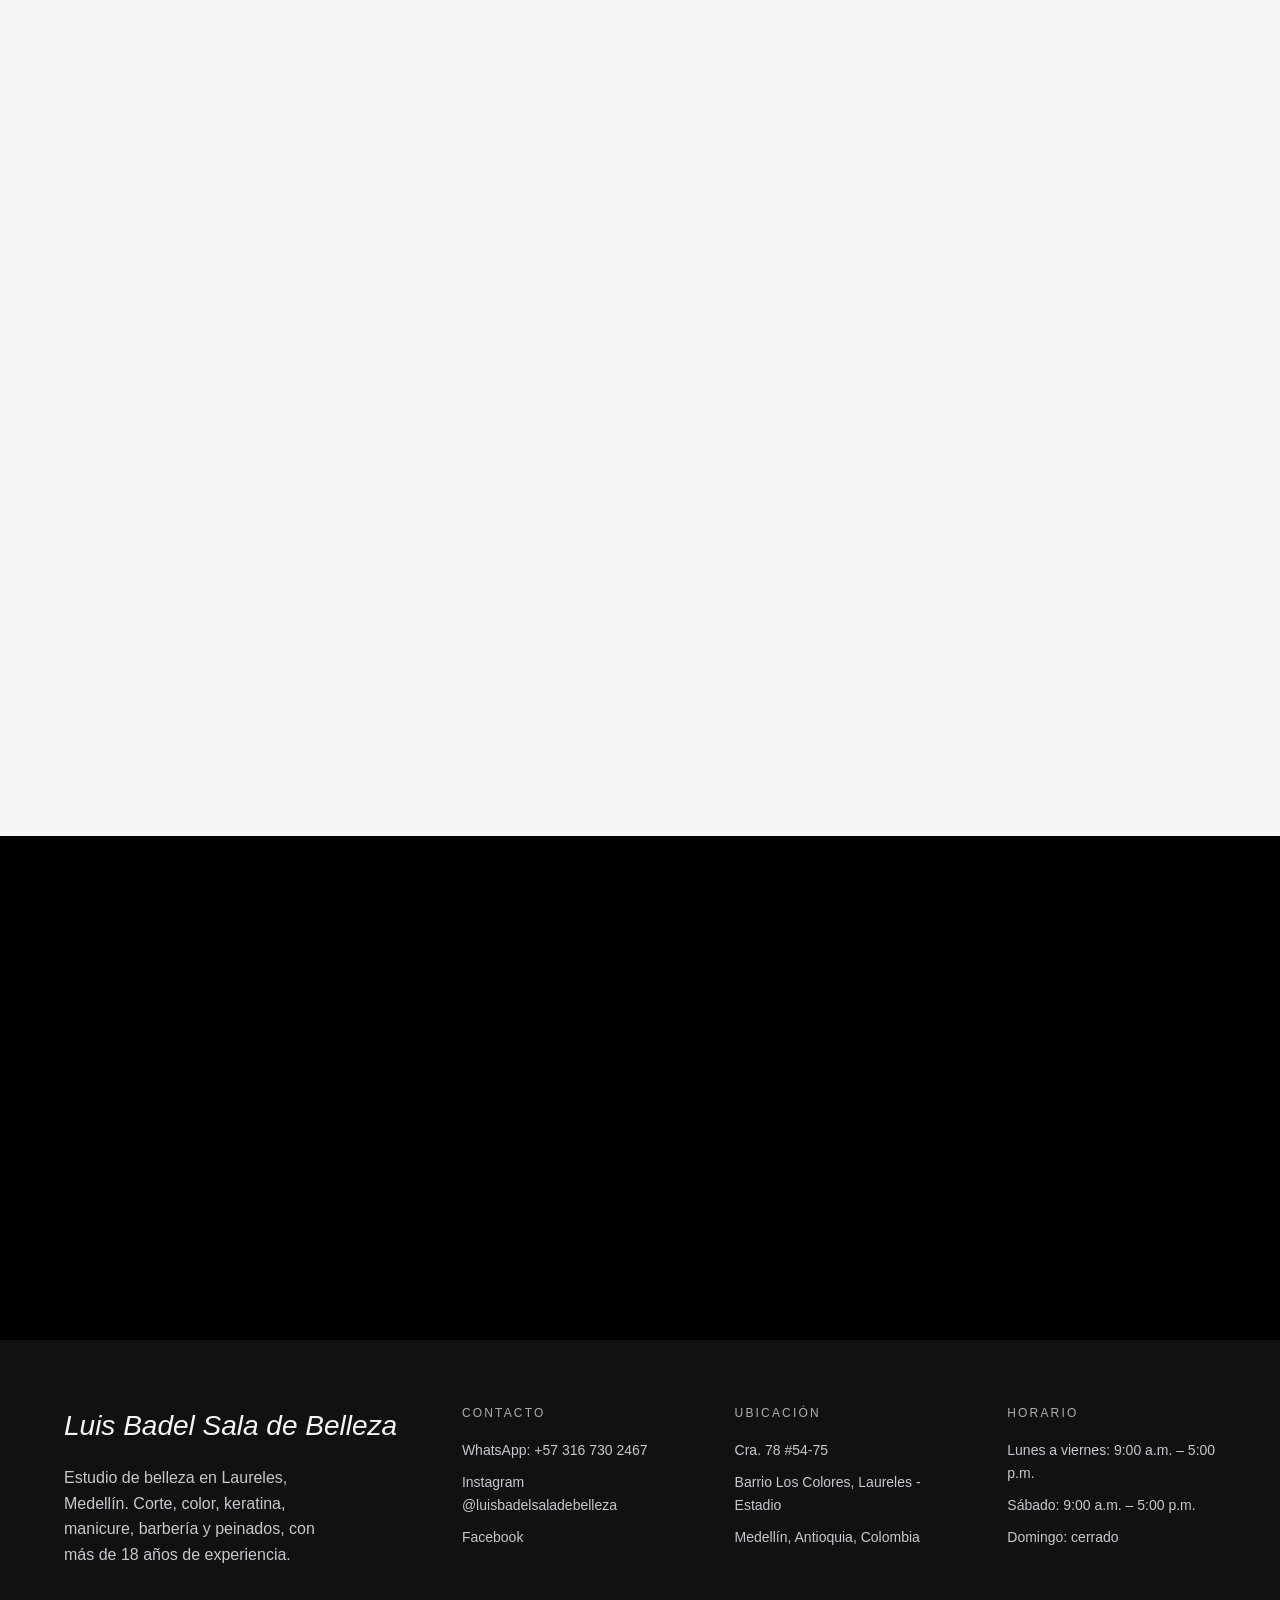
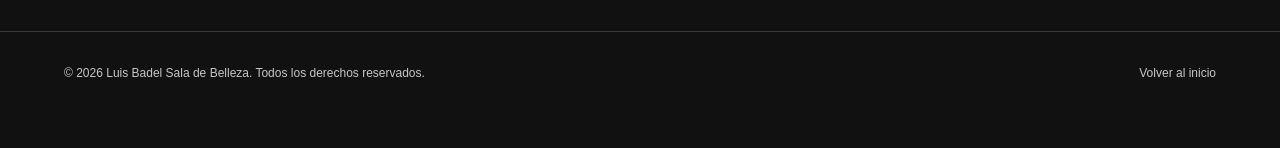
<file: productos.html>
<!DOCTYPE html>
<html lang="es">
<head>
  <meta charset="UTF-8" />
  <meta name="viewport" content="width=device-width, initial-scale=1.0" />

  <title>Cuidado en casa | Luis Badel Sala de Belleza</title>
  <meta name="description" content="Las líneas profesionales que usamos y recomendamos en Luis Badel Sala de Belleza para mantener tu color, hidratación y peinado en casa, Laureles - Medellín." />
  <meta name="robots" content="index, follow" />
  <link rel="canonical" href="https://cheese9117.github.io/luis-badel-studio/productos.html" />

  <meta http-equiv="Content-Security-Policy" content="default-src 'none'; img-src 'self'; style-src 'self' https://fonts.googleapis.com; font-src https://fonts.gstatic.com; script-src 'self'; connect-src 'none'; frame-src 'none'; object-src 'none'; base-uri 'self'; form-action 'none'; frame-ancestors 'none';" />
  <meta http-equiv="X-Content-Type-Options" content="nosniff" />
  <meta name="referrer" content="strict-origin-when-cross-origin" />

  <meta property="og:type" content="website" />
  <meta property="og:title" content="Cuidado en casa | Luis Badel Sala de Belleza" />
  <meta property="og:description" content="Las líneas profesionales que usamos y recomendamos, en Laureles, Medellín." />
  <meta property="og:url" content="https://cheese9117.github.io/luis-badel-studio/productos.html" />
  <meta property="og:image" content="https://cheese9117.github.io/luis-badel-studio/assets/images/foto-5.jpg" />

  <link rel="preconnect" href="https://fonts.googleapis.com" />
  <link rel="preconnect" href="https://fonts.gstatic.com" crossorigin />
  <link rel="stylesheet" href="https://fonts.googleapis.com/css2?family=Jost:ital,wght@0,300;0,400;0,500;0,600;1,400;1,500&family=Manrope:wght@400;500;600;700&display=swap" />
  <link rel="icon" type="image/png" href="assets/images/favicon-logo.png" />

  <link rel="stylesheet" href="css/variables.css" />
  <link rel="stylesheet" href="css/reset.css" />
  <link rel="stylesheet" href="css/base.css" />
  <link rel="stylesheet" href="css/layout.css" />
  <link rel="stylesheet" href="css/components.css" />
  <link rel="stylesheet" href="css/animations.css" />
  <link rel="stylesheet" href="css/utilities.css" />
  <link rel="stylesheet" href="css/responsive.css" />
</head>
<body>
  <a class="skip-link" href="#contenido">Saltar al contenido</a>

  <div class="announce-bar">
    <p class="announce-bar__text">Más de 18 años de experiencia en Laureles, Medellín</p>
    <a class="announce-bar__link" href="https://wa.me/573167302467?text=Hola%2C%20quiero%20agendar%20una%20cita" target="_blank" rel="noopener noreferrer">Agenda tu cita →</a>
  </div>

  <header class="site-header">
    <a class="site-header__brand" href="index.html#inicio">Luis Badel</a>
    <nav class="site-nav" aria-label="Navegación principal">
      <div class="nav-item nav-item--has-menu">
        <button class="site-nav__link nav-item__trigger" type="button" aria-expanded="false" aria-haspopup="true">Servicios</button>
        <div class="mega-menu">
          <div class="mega-menu__col">
            <p class="mega-menu__title">Nuestros centros</p>
            <a class="mega-menu__link" href="servicios/color-imagen.html">Color e Imagen Capilar</a>
            <a class="mega-menu__link" href="servicios/tratamientos.html">Tratamientos &amp; Keratina</a>
            <a class="mega-menu__link" href="servicios/barberia.html">Barbería</a>
            <a class="mega-menu__link" href="servicios/manicure.html">Manicure &amp; Pedicure</a>
            <a class="mega-menu__link" href="servicios/eventos.html">Novias &amp; Eventos</a>
            <a class="mega-menu__link mega-menu__link--all" href="index.html#servicios">Ver todos los servicios →</a>
          </div>
          <a class="mega-menu__feature" href="servicios/color-imagen.html">
            <picture>
              <source srcset="assets/images/foto-3-480.webp" type="image/webp" />
              <img src="assets/images/foto-3-480.jpg" alt="Trabajo de balayage realizado en Luis Badel Sala de Belleza" width="304" height="380" loading="lazy" />
            </picture>
            <span class="mega-menu__feature-label">Destacado</span>
            <span class="mega-menu__feature-title">Color &amp; Balayage de autor</span>
          </a>
        </div>
      </div>
      <div class="nav-item nav-item--has-menu">
        <button class="site-nav__link nav-item__trigger" type="button" aria-expanded="false" aria-haspopup="true">Productos</button>
        <div class="mega-menu">
          <div class="mega-menu__col">
            <p class="mega-menu__title">Por necesidad</p>
            <a class="mega-menu__link" href="productos.html#color">Cuidado del color</a>
            <a class="mega-menu__link" href="productos.html#hidratacion">Hidratación capilar</a>
            <a class="mega-menu__link" href="productos.html#reconstruccion">Reconstrucción</a>
            <a class="mega-menu__link" href="productos.html#styling">Styling y terminación</a>
            <a class="mega-menu__link mega-menu__link--all" href="productos.html">Ver todo el cuidado en casa →</a>
          </div>
          <a class="mega-menu__feature" href="productos.html">
            <picture>
              <source srcset="assets/images/foto-5-480.webp" type="image/webp" />
              <img src="assets/images/foto-5-480.jpg" alt="Productos profesionales usados en Luis Badel Sala de Belleza" width="304" height="380" loading="lazy" />
            </picture>
            <span class="mega-menu__feature-label">Recomendado</span>
            <span class="mega-menu__feature-title">Las líneas que usamos</span>
          </a>
        </div>
      </div>
      <a class="site-nav__link" href="index.html#galeria">Galería</a>
      <a class="site-nav__link" href="index.html#estilista">Nosotros</a>
      <a class="site-nav__link" href="index.html#faq">FAQ</a>
    </nav>
    <div class="site-header__actions">
      <a class="btn btn--primary btn--sm site-header__cta" href="https://wa.me/573167302467?text=Hola%2C%20quiero%20agendar%20una%20cita" target="_blank" rel="noopener noreferrer">Reservar</a>
      <button class="hamburger" id="hamburger" aria-label="Abrir menú" aria-expanded="false" aria-controls="mobile-menu">
        <span></span><span></span><span></span>
      </button>
    </div>
  </header>

  <div class="mobile-menu" id="mobile-menu">
    <a class="mobile-menu__link" href="index.html#servicios"><span>01</span> Servicios</a>
    <a class="mobile-menu__link" href="productos.html"><span>02</span> Productos</a>
    <a class="mobile-menu__link" href="index.html#galeria"><span>03</span> Galería</a>
    <a class="mobile-menu__link" href="index.html#estilista"><span>04</span> Nosotros</a>
    <a class="mobile-menu__link" href="index.html#faq"><span>05</span> FAQ</a>
    <a class="mobile-menu__link" href="index.html#reserva"><span>06</span> Reserva</a>
    <details class="mobile-sub">
      <summary class="mobile-sub__summary">Páginas de servicios</summary>
      <a class="mobile-sub__link" href="servicios/color-imagen.html">Color e Imagen Capilar</a>
      <a class="mobile-sub__link" href="servicios/tratamientos.html">Tratamientos &amp; Keratina</a>
      <a class="mobile-sub__link" href="servicios/barberia.html">Barbería</a>
      <a class="mobile-sub__link" href="servicios/manicure.html">Manicure &amp; Pedicure</a>
      <a class="mobile-sub__link" href="servicios/eventos.html">Novias &amp; Eventos</a>
      <a class="mobile-sub__link" href="productos.html">Productos para casa</a>
    </details>
    <div class="mobile-menu__footer">
      <a href="https://wa.me/573167302467" target="_blank" rel="noopener noreferrer">WhatsApp</a>
      <a href="https://www.instagram.com/luisbadelsaladebelleza/" target="_blank" rel="noopener noreferrer">Instagram</a>
      <a href="https://web.facebook.com/people/Luis-badel-sala-de-belleza/100063726393266/" target="_blank" rel="noopener noreferrer">Facebook</a>
    </div>
  </div>

  <main id="contenido">
    <section class="detail-hero">
      <picture>
        <source srcset="assets/images/foto-5.webp" type="image/webp" />
        <img class="detail-hero__img" src="assets/images/foto-5.jpg" alt="Productos profesionales en Luis Badel Sala de Belleza" width="584" height="878" fetchpriority="high" />
      </picture>
      <div class="container detail-hero__inner">
        <p class="detail-hero__eyebrow">Cuidado en casa</p>
        <h1 class="detail-hero__title">Las líneas que usamos</h1>
      </div>
    </section>

    <section class="section section--tight">
      <div class="container detail-intro" data-reveal>
        <span class="eyebrow">Lo que recomendamos</span>
        <h2 class="section-title">El salón sigue <em>en tu casa</em>.</h2>
        <p class="lead">Trabajamos solo con líneas profesionales y te asesoramos sobre qué usar para mantener tu color, tu hidratación y tu peinado entre cita y cita. Consultá disponibilidad y precios directamente en el salón por WhatsApp.</p>
      </div>
    </section>

    <section class="section section--tight" id="color">
      <div class="container">
        <div data-reveal>
          <span class="eyebrow">Cuidado del color</span>
          <h2 class="section-title">Mantené tu <em>color</em> vivo.</h2>
        </div>
        <div class="service-grid" data-reveal="stagger">
          <article class="service-card">
            <span class="service-card__num">Shampoo</span>
            <h3 class="service-card__title">Shampoo protección color</h3>
            <p class="service-card__desc">Limpieza suave que preserva la intensidad y evita el desgaste del tono.</p>
            <div class="service-card__price"><span>Línea</span><span>profesional</span></div>
          </article>
          <article class="service-card">
            <span class="service-card__num">Matiz</span>
            <h3 class="service-card__title">Shampoo silver</h3>
            <p class="service-card__desc">Neutraliza tonos amarillos en rubios, grises y mechas.</p>
            <div class="service-card__price"><span>Línea</span><span>profesional</span></div>
          </article>
          <article class="service-card">
            <span class="service-card__num">Sellado</span>
            <h3 class="service-card__title">Acondicionador color</h3>
            <p class="service-card__desc">Sella la cutícula y aporta brillo después del lavado.</p>
            <div class="service-card__price"><span>Línea</span><span>profesional</span></div>
          </article>
        </div>
      </div>
    </section>

    <section class="section section--tight" id="hidratacion">
      <div class="container">
        <div data-reveal>
          <span class="eyebrow">Hidratación capilar</span>
          <h2 class="section-title">Suavidad que <em>se siente</em>.</h2>
        </div>
        <div class="service-grid" data-reveal="stagger">
          <article class="service-card">
            <span class="service-card__num">Mascarilla</span>
            <h3 class="service-card__title">Mascarilla hidratante</h3>
            <p class="service-card__desc">Tratamiento semanal para devolver agua y manejabilidad al cabello.</p>
            <div class="service-card__price"><span>Línea</span><span>profesional</span></div>
          </article>
          <article class="service-card">
            <span class="service-card__num">Aceite</span>
            <h3 class="service-card__title">Aceite de terminación</h3>
            <p class="service-card__desc">Controla el frizz y aporta brillo sin apelmazar.</p>
            <div class="service-card__price"><span>Línea</span><span>profesional</span></div>
          </article>
          <article class="service-card">
            <span class="service-card__num">Leave-in</span>
            <h3 class="service-card__title">Crema sin enjuague</h3>
            <p class="service-card__desc">Hidratación diaria y protección frente al calor del peinado.</p>
            <div class="service-card__price"><span>Línea</span><span>profesional</span></div>
          </article>
        </div>
      </div>
    </section>

    <section class="section section--tight" id="reconstruccion">
      <div class="container">
        <div data-reveal>
          <span class="eyebrow">Reconstrucción</span>
          <h2 class="section-title">Repará la <em>fibra</em>.</h2>
        </div>
        <div class="service-grid" data-reveal="stagger">
          <article class="service-card">
            <span class="service-card__num">Ampolla</span>
            <h3 class="service-card__title">Ampolla reconstructora</h3>
            <p class="service-card__desc">Choque de reparación para cabello procesado o debilitado.</p>
            <div class="service-card__price"><span>Línea</span><span>profesional</span></div>
          </article>
          <article class="service-card">
            <span class="service-card__num">Keratina</span>
            <h3 class="service-card__title">Tratamiento de keratina</h3>
            <p class="service-card__desc">Aporte de proteína para fortalecer y dar cuerpo.</p>
            <div class="service-card__price"><span>Línea</span><span>profesional</span></div>
          </article>
          <article class="service-card">
            <span class="service-card__num">Termo</span>
            <h3 class="service-card__title">Termoprotector</h3>
            <p class="service-card__desc">Escudo frente a plancha y secador para evitar el quiebre.</p>
            <div class="service-card__price"><span>Línea</span><span>profesional</span></div>
          </article>
        </div>
      </div>
    </section>

    <section class="section section--tight" id="styling">
      <div class="container">
        <div data-reveal>
          <span class="eyebrow">Styling y terminación</span>
          <h2 class="section-title">El acabado <em>final</em>.</h2>
        </div>
        <div class="service-grid" data-reveal="stagger">
          <article class="service-card">
            <span class="service-card__num">Fijación</span>
            <h3 class="service-card__title">Spray fijador</h3>
            <p class="service-card__desc">Sostén flexible para peinados y recogidos que duran.</p>
            <div class="service-card__price"><span>Línea</span><span>profesional</span></div>
          </article>
          <article class="service-card">
            <span class="service-card__num">Textura</span>
            <h3 class="service-card__title">Pomada y cera</h3>
            <p class="service-card__desc">Definición y textura para cortes masculinos y looks pulidos.</p>
            <div class="service-card__price"><span>Línea</span><span>profesional</span></div>
          </article>
          <article class="service-card">
            <span class="service-card__num">Volumen</span>
            <h3 class="service-card__title">Mousse de volumen</h3>
            <p class="service-card__desc">Cuerpo y movimiento desde la raíz para cabello fino.</p>
            <div class="service-card__price"><span>Línea</span><span>profesional</span></div>
          </article>
        </div>
      </div>
    </section>

    <section class="section section--clay">
      <div class="container detail-cta" data-reveal>
        <span class="eyebrow eyebrow--on-clay">Asesoría</span>
        <h2 class="section-title section-title--on-clay">¿No sabés qué <em class="section-title__accent--ink">usar</em>?</h2>
        <p class="lead lead--on-clay">Escribinos por WhatsApp y te recomendamos los productos ideales para tu cabello, con precios actualizados del salón.</p>
        <a class="btn btn--light btn--lg" href="https://wa.me/573167302467?text=Hola%2C%20quiero%20asesor%C3%ADa%20de%20productos%20para%20casa" target="_blank" rel="noopener noreferrer">Pedir asesoría por WhatsApp</a>
      </div>
    </section>
  </main>

  <footer class="site-footer">
    <div class="container footer-grid">
      <div>
        <p class="footer-brand">Luis Badel <em>Sala de Belleza</em></p>
        <p class="lead--on-dark u-mt-sm footer-lead">Estudio de belleza en Laureles, Medellín. Corte, color, keratina, manicure, barbería y peinados, con más de 18 años de experiencia.</p>
      </div>
      <div>
        <p class="footer-heading">Contacto</p>
        <ul class="footer-list">
          <li><a href="https://wa.me/573167302467" target="_blank" rel="noopener noreferrer">WhatsApp: +57 316 730 2467</a></li>
          <li><a href="https://www.instagram.com/luisbadelsaladebelleza/" target="_blank" rel="noopener noreferrer">Instagram @luisbadelsaladebelleza</a></li>
          <li><a href="https://web.facebook.com/people/Luis-badel-sala-de-belleza/100063726393266/" target="_blank" rel="noopener noreferrer">Facebook</a></li>
        </ul>
      </div>
      <div>
        <p class="footer-heading">Ubicación</p>
        <address class="footer-list footer-address">
          <span>Cra. 78 #54-75</span>
          <span>Barrio Los Colores, Laureles - Estadio</span>
          <span>Medellín, Antioquia, Colombia</span>
        </address>
      </div>
      <div>
        <p class="footer-heading">Horario</p>
        <ul class="footer-list">
          <li>Lunes a viernes: 9:00 a.m. – 5:00 p.m.</li>
          <li>Sábado: 9:00 a.m. – 5:00 p.m.</li>
          <li>Domingo: cerrado</li>
        </ul>
      </div>
    </div>
    <div class="container footer-bottom">
      <span>© <span id="year"></span> Luis Badel Sala de Belleza. Todos los derechos reservados.</span>
      <span><a href="index.html#inicio">Volver al inicio</a></span>
    </div>
  </footer>

  <button class="back-to-top" id="back-to-top" aria-label="Volver arriba">↑</button>

  <script src="js/nav.js" defer></script>
  <script src="js/reveal.js" defer></script>
  <script src="js/app.js" defer></script>
</body>
</html>
</file>
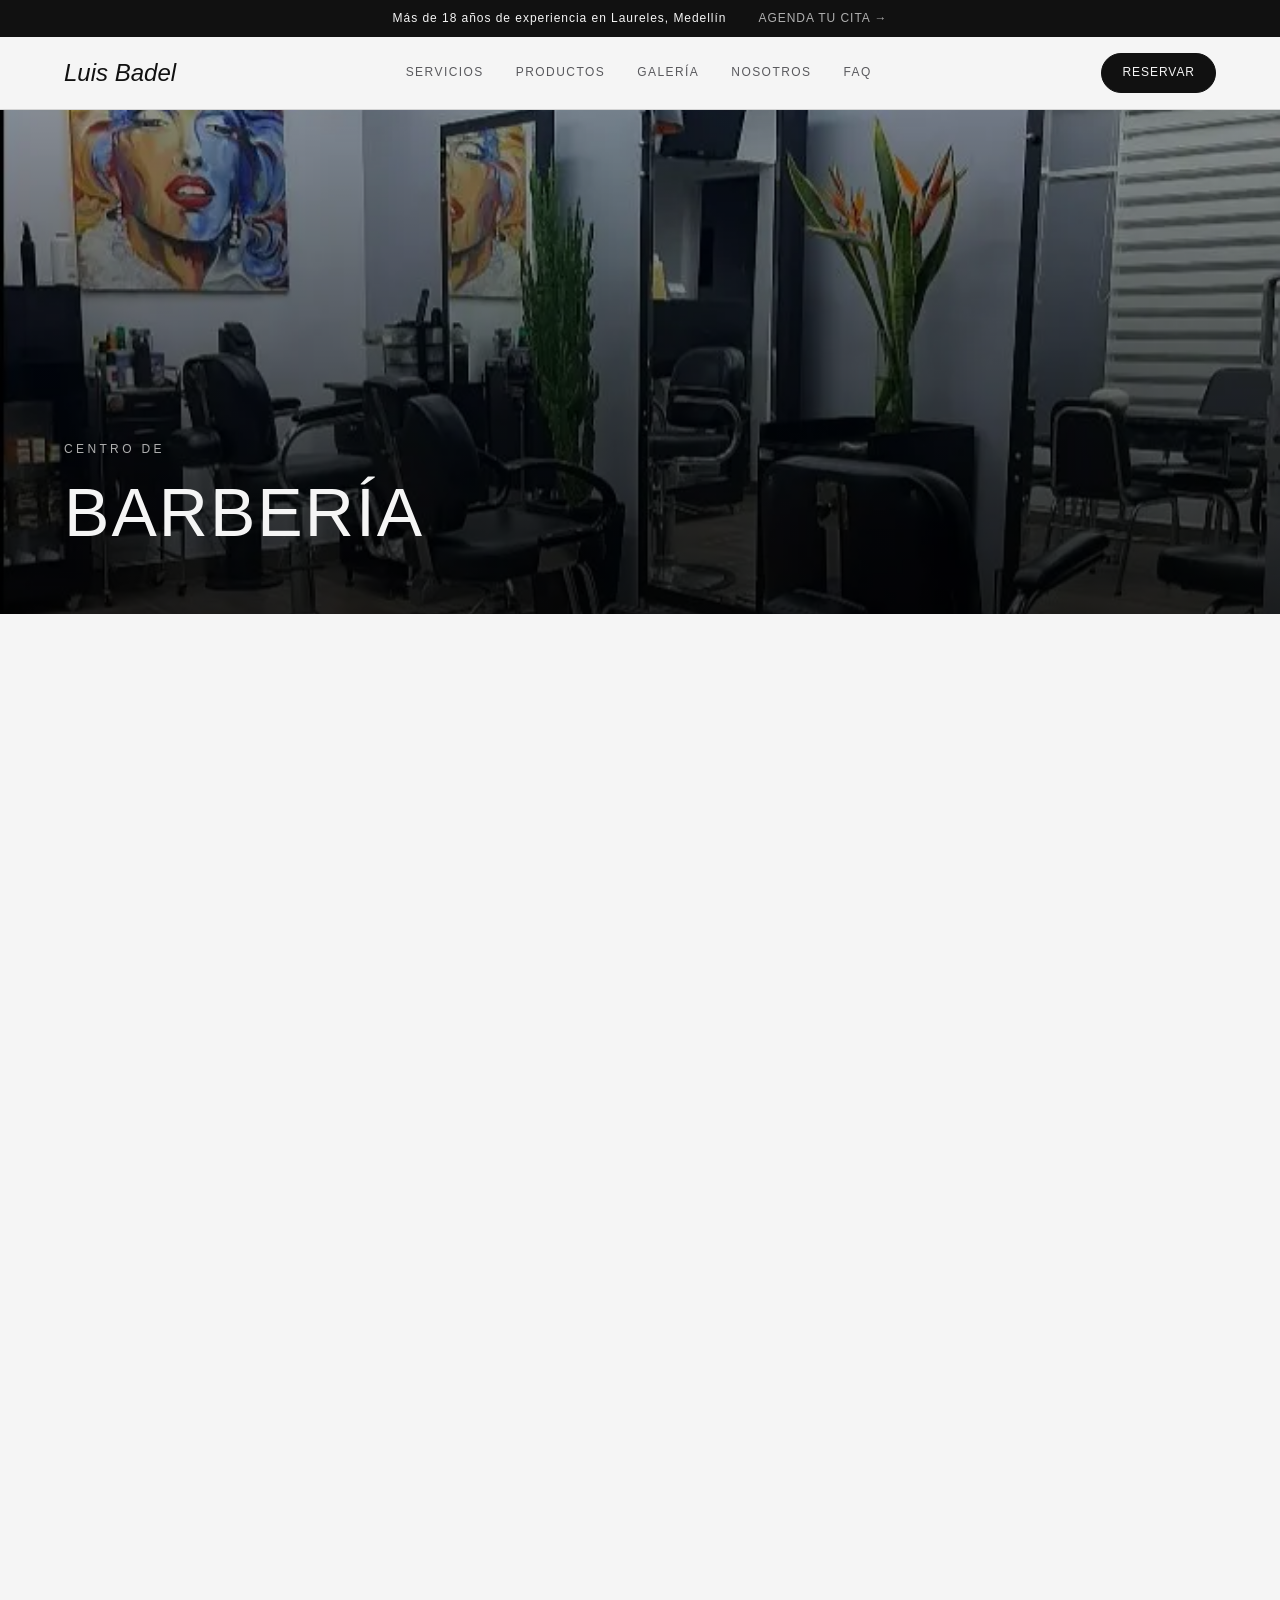
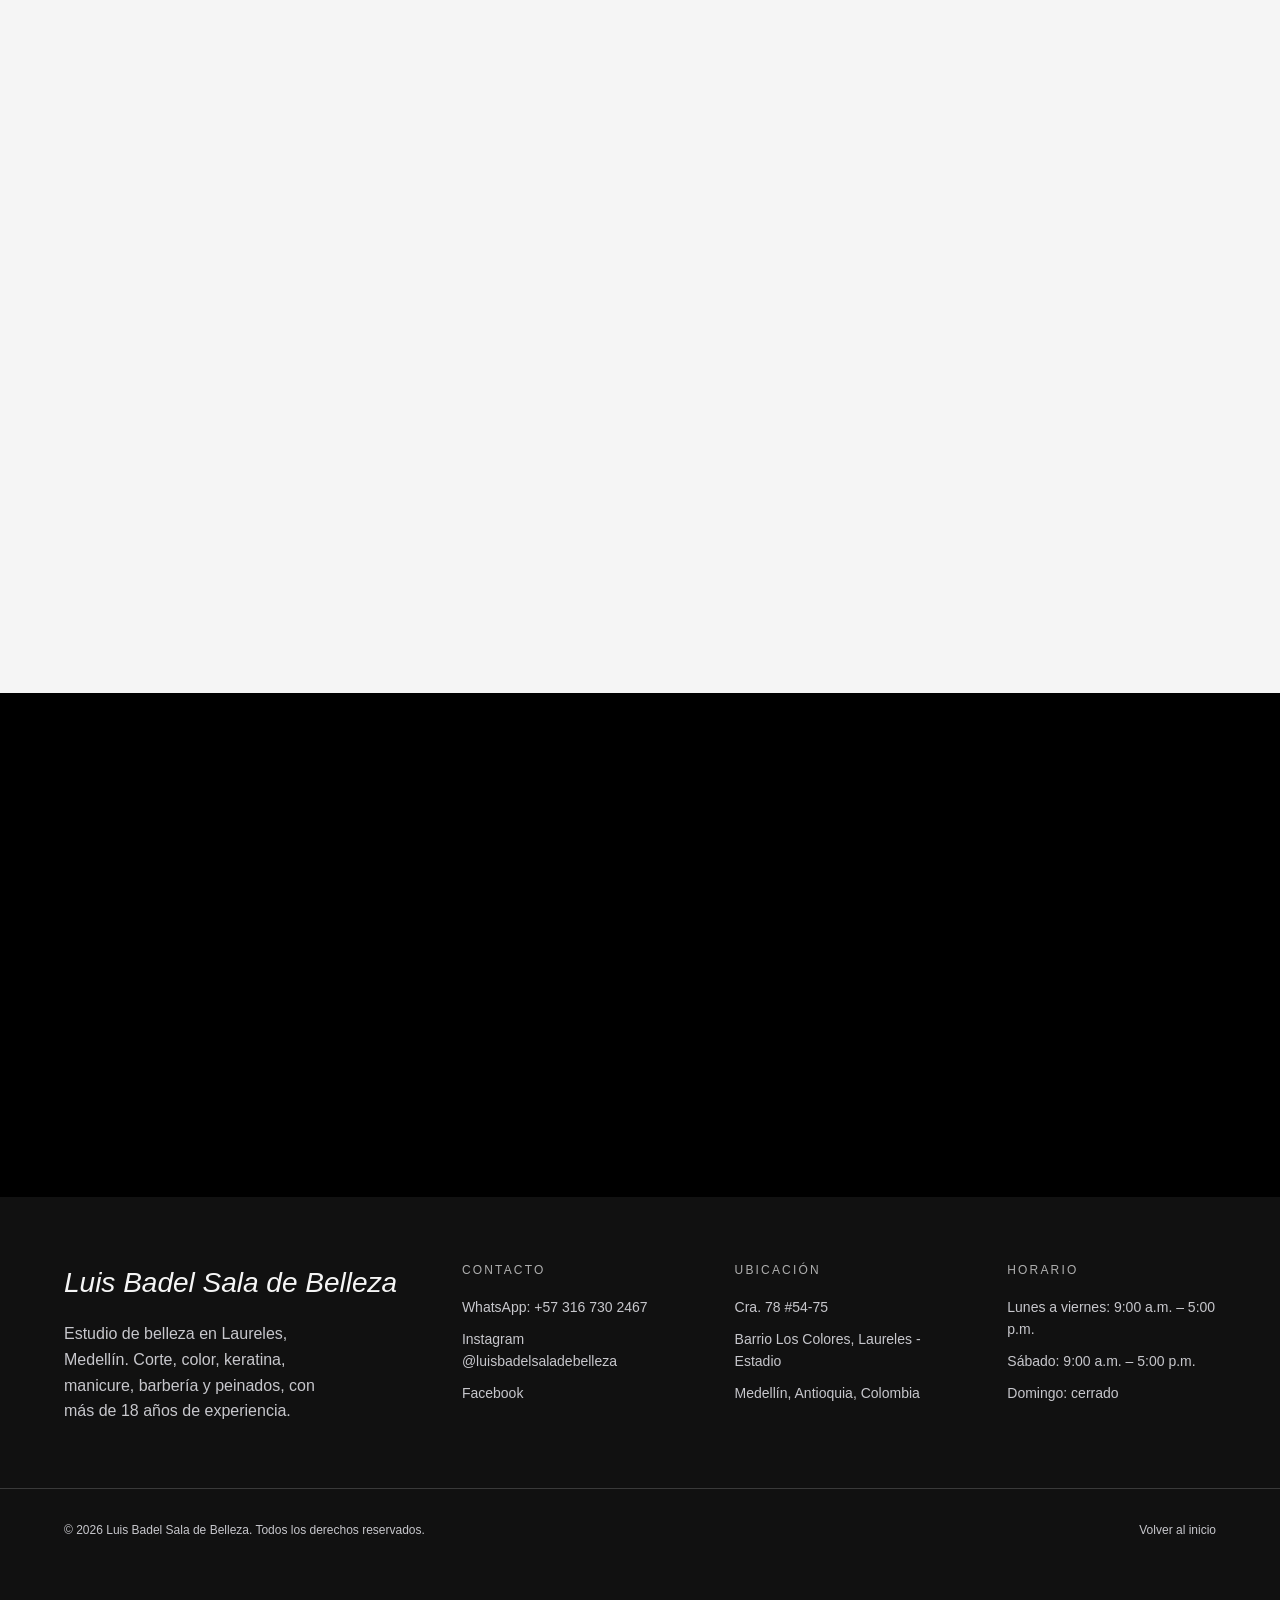
<file: servicios/barberia.html>
<!DOCTYPE html>
<html lang="es">
<head>
  <meta charset="UTF-8" />
  <meta name="viewport" content="width=device-width, initial-scale=1.0" />

  <title>Barbería | Luis Badel Sala de Belleza</title>
  <meta name="description" content="Barbería en Luis Badel Sala de Belleza, Laureles - Medellín. Cortes clásicos y modernos, diseño de barba, afeitado y perfilado con navaja." />
  <meta name="robots" content="index, follow" />
  <link rel="canonical" href="https://cheese9117.github.io/luis-badel-studio/servicios/barberia.html" />

  <meta http-equiv="Content-Security-Policy" content="default-src 'none'; img-src 'self'; style-src 'self' https://fonts.googleapis.com; font-src https://fonts.gstatic.com; script-src 'self'; connect-src 'none'; frame-src 'none'; object-src 'none'; base-uri 'self'; form-action 'none'; frame-ancestors 'none';" />
  <meta http-equiv="X-Content-Type-Options" content="nosniff" />
  <meta name="referrer" content="strict-origin-when-cross-origin" />

  <meta property="og:type" content="website" />
  <meta property="og:title" content="Barbería | Luis Badel Sala de Belleza" />
  <meta property="og:description" content="Cortes, barba y afeitado clásico en Laureles, Medellín." />
  <meta property="og:url" content="https://cheese9117.github.io/luis-badel-studio/servicios/barberia.html" />
  <meta property="og:image" content="https://cheese9117.github.io/luis-badel-studio/assets/images/foto-1.jpg" />

  <link rel="preconnect" href="https://fonts.googleapis.com" />
  <link rel="preconnect" href="https://fonts.gstatic.com" crossorigin />
  <link rel="stylesheet" href="https://fonts.googleapis.com/css2?family=Jost:ital,wght@0,300;0,400;0,500;0,600;1,400;1,500&family=Manrope:wght@400;500;600;700&display=swap" />
  <link rel="icon" type="image/png" href="../assets/images/favicon-logo.png" />

  <link rel="stylesheet" href="../css/variables.css" />
  <link rel="stylesheet" href="../css/reset.css" />
  <link rel="stylesheet" href="../css/base.css" />
  <link rel="stylesheet" href="../css/layout.css" />
  <link rel="stylesheet" href="../css/components.css" />
  <link rel="stylesheet" href="../css/animations.css" />
  <link rel="stylesheet" href="../css/utilities.css" />
  <link rel="stylesheet" href="../css/responsive.css" />
</head>
<body>
  <a class="skip-link" href="#contenido">Saltar al contenido</a>

  <div class="announce-bar">
    <p class="announce-bar__text">Más de 18 años de experiencia en Laureles, Medellín</p>
    <a class="announce-bar__link" href="https://wa.me/573167302467?text=Hola%2C%20quiero%20agendar%20una%20cita" target="_blank" rel="noopener noreferrer">Agenda tu cita →</a>
  </div>

  <header class="site-header">
    <a class="site-header__brand" href="../index.html#inicio">Luis Badel</a>
    <nav class="site-nav" aria-label="Navegación principal">
      <div class="nav-item nav-item--has-menu">
        <button class="site-nav__link nav-item__trigger" type="button" aria-expanded="false" aria-haspopup="true">Servicios</button>
        <div class="mega-menu">
          <div class="mega-menu__col">
            <p class="mega-menu__title">Nuestros centros</p>
            <a class="mega-menu__link" href="color-imagen.html">Color e Imagen Capilar</a>
            <a class="mega-menu__link" href="tratamientos.html">Tratamientos &amp; Keratina</a>
            <a class="mega-menu__link" href="barberia.html">Barbería</a>
            <a class="mega-menu__link" href="manicure.html">Manicure &amp; Pedicure</a>
            <a class="mega-menu__link" href="eventos.html">Novias &amp; Eventos</a>
            <a class="mega-menu__link mega-menu__link--all" href="../index.html#servicios">Ver todos los servicios →</a>
          </div>
          <a class="mega-menu__feature" href="color-imagen.html">
            <picture>
              <source srcset="../assets/images/foto-3-480.webp" type="image/webp" />
              <img src="../assets/images/foto-3-480.jpg" alt="Trabajo de balayage realizado en Luis Badel Sala de Belleza" width="304" height="380" loading="lazy" />
            </picture>
            <span class="mega-menu__feature-label">Destacado</span>
            <span class="mega-menu__feature-title">Color &amp; Balayage de autor</span>
          </a>
        </div>
      </div>
      <div class="nav-item nav-item--has-menu">
        <button class="site-nav__link nav-item__trigger" type="button" aria-expanded="false" aria-haspopup="true">Productos</button>
        <div class="mega-menu">
          <div class="mega-menu__col">
            <p class="mega-menu__title">Por necesidad</p>
            <a class="mega-menu__link" href="../productos.html#color">Cuidado del color</a>
            <a class="mega-menu__link" href="../productos.html#hidratacion">Hidratación capilar</a>
            <a class="mega-menu__link" href="../productos.html#reconstruccion">Reconstrucción</a>
            <a class="mega-menu__link" href="../productos.html#styling">Styling y terminación</a>
            <a class="mega-menu__link mega-menu__link--all" href="../productos.html">Ver todo el cuidado en casa →</a>
          </div>
          <a class="mega-menu__feature" href="../productos.html">
            <picture>
              <source srcset="../assets/images/foto-5-480.webp" type="image/webp" />
              <img src="../assets/images/foto-5-480.jpg" alt="Productos profesionales usados en Luis Badel Sala de Belleza" width="304" height="380" loading="lazy" />
            </picture>
            <span class="mega-menu__feature-label">Recomendado</span>
            <span class="mega-menu__feature-title">Las líneas que usamos</span>
          </a>
        </div>
      </div>
      <a class="site-nav__link" href="../index.html#galeria">Galería</a>
      <a class="site-nav__link" href="../index.html#estilista">Nosotros</a>
      <a class="site-nav__link" href="../index.html#faq">FAQ</a>
    </nav>
    <div class="site-header__actions">
      <a class="btn btn--primary btn--sm site-header__cta" href="https://wa.me/573167302467?text=Hola%2C%20quiero%20agendar%20una%20cita" target="_blank" rel="noopener noreferrer">Reservar</a>
      <button class="hamburger" id="hamburger" aria-label="Abrir menú" aria-expanded="false" aria-controls="mobile-menu">
        <span></span><span></span><span></span>
      </button>
    </div>
  </header>

  <div class="mobile-menu" id="mobile-menu">
    <a class="mobile-menu__link" href="../index.html#servicios"><span>01</span> Servicios</a>
    <a class="mobile-menu__link" href="../productos.html"><span>02</span> Productos</a>
    <a class="mobile-menu__link" href="../index.html#galeria"><span>03</span> Galería</a>
    <a class="mobile-menu__link" href="../index.html#estilista"><span>04</span> Nosotros</a>
    <a class="mobile-menu__link" href="../index.html#faq"><span>05</span> FAQ</a>
    <a class="mobile-menu__link" href="../index.html#reserva"><span>06</span> Reserva</a>
    <details class="mobile-sub">
      <summary class="mobile-sub__summary">Páginas de servicios</summary>
      <a class="mobile-sub__link" href="color-imagen.html">Color e Imagen Capilar</a>
      <a class="mobile-sub__link" href="tratamientos.html">Tratamientos &amp; Keratina</a>
      <a class="mobile-sub__link" href="barberia.html">Barbería</a>
      <a class="mobile-sub__link" href="manicure.html">Manicure &amp; Pedicure</a>
      <a class="mobile-sub__link" href="eventos.html">Novias &amp; Eventos</a>
      <a class="mobile-sub__link" href="../productos.html">Productos para casa</a>
    </details>
    <div class="mobile-menu__footer">
      <a href="https://wa.me/573167302467" target="_blank" rel="noopener noreferrer">WhatsApp</a>
      <a href="https://www.instagram.com/luisbadelsaladebelleza/" target="_blank" rel="noopener noreferrer">Instagram</a>
      <a href="https://web.facebook.com/people/Luis-badel-sala-de-belleza/100063726393266/" target="_blank" rel="noopener noreferrer">Facebook</a>
    </div>
  </div>

  <main id="contenido">
    <section class="detail-hero">
      <picture>
        <source srcset="../assets/images/foto-1.webp" type="image/webp" />
        <img class="detail-hero__img" src="../assets/images/foto-1.jpg" alt="Espacio de barbería en Luis Badel Sala de Belleza" width="686" height="829" fetchpriority="high" />
      </picture>
      <div class="container detail-hero__inner">
        <p class="detail-hero__eyebrow">Centro de</p>
        <h1 class="detail-hero__title">Barbería</h1>
      </div>
    </section>

    <section class="section section--tight">
      <div class="container detail-intro" data-reveal>
        <span class="eyebrow">Para ellos</span>
        <h2 class="section-title">Corte y barba, <em>con oficio</em>.</h2>
        <p class="lead">Barbería clásica y moderna en el mismo lugar donde cuidamos a toda la familia. Cortes a máquina y tijera, diseño de barba y afeitado tradicional, con la precisión de quien lleva años detrás de la silla.</p>
      </div>
    </section>

    <section class="section section--tight">
      <div class="container">
        <div data-reveal>
          <span class="eyebrow">Qué incluye</span>
          <h2 class="section-title">Servicios de <em>barbería</em>.</h2>
        </div>
        <div class="service-grid" data-reveal="stagger">
          <article class="service-card">
            <span class="service-card__num">01 / Corte</span>
            <h3 class="service-card__title">Corte caballero</h3>
            <p class="service-card__desc">Cortes clásicos y modernos a máquina y tijera, con lavado y terminación.</p>
            <div class="service-card__price"><span>Desde</span><span>$30.000 COP</span></div>
          </article>
          <article class="service-card">
            <span class="service-card__num">02 / Barba</span>
            <h3 class="service-card__title">Diseño de barba</h3>
            <p class="service-card__desc">Perfilado y diseño de barba a la medida de tu rostro.</p>
            <div class="service-card__price"><span>Desde</span><span>$20.000 COP</span></div>
          </article>
          <article class="service-card">
            <span class="service-card__num">03 / Afeitado</span>
            <h3 class="service-card__title">Afeitado clásico</h3>
            <p class="service-card__desc">Afeitado tradicional con toalla caliente y navaja para un acabado perfecto.</p>
            <div class="service-card__price"><span>Desde</span><span>$25.000 COP</span></div>
          </article>
          <article class="service-card">
            <span class="service-card__num">04 / Combo</span>
            <h3 class="service-card__title">Corte + barba</h3>
            <p class="service-card__desc">El servicio completo para salir impecable de pies a cabeza.</p>
            <div class="service-card__price"><span>Desde</span><span>$45.000 COP</span></div>
          </article>
          <article class="service-card">
            <span class="service-card__num">05 / Detalle</span>
            <h3 class="service-card__title">Perfilado con navaja</h3>
            <p class="service-card__desc">Líneas y contornos definidos para un look pulido y prolijo.</p>
            <div class="service-card__price"><span>Desde</span><span>$15.000 COP</span></div>
          </article>
          <article class="service-card">
            <span class="service-card__num">06 / Color</span>
            <h3 class="service-card__title">Color para caballero</h3>
            <p class="service-card__desc">Cobertura de canas y color discreto para cabello y barba.</p>
            <div class="service-card__price"><span>Desde</span><span>$40.000 COP</span></div>
          </article>
        </div>
      </div>
    </section>

    <section class="section section--clay">
      <div class="container detail-cta" data-reveal>
        <span class="eyebrow eyebrow--on-clay">Reserva</span>
        <h2 class="section-title section-title--on-clay">Tu próxima <em class="section-title__accent--ink">silla</em> te espera.</h2>
        <p class="lead lead--on-clay">Escribinos por WhatsApp y agenda tu corte o tu servicio de barba.</p>
        <a class="btn btn--light btn--lg" href="https://wa.me/573167302467?text=Hola%2C%20quiero%20agendar%20barber%C3%ADa" target="_blank" rel="noopener noreferrer">Agendar por WhatsApp</a>
      </div>
    </section>
  </main>

  <footer class="site-footer">
    <div class="container footer-grid">
      <div>
        <p class="footer-brand">Luis Badel <em>Sala de Belleza</em></p>
        <p class="lead--on-dark u-mt-sm footer-lead">Estudio de belleza en Laureles, Medellín. Corte, color, keratina, manicure, barbería y peinados, con más de 18 años de experiencia.</p>
      </div>
      <div>
        <p class="footer-heading">Contacto</p>
        <ul class="footer-list">
          <li><a href="https://wa.me/573167302467" target="_blank" rel="noopener noreferrer">WhatsApp: +57 316 730 2467</a></li>
          <li><a href="https://www.instagram.com/luisbadelsaladebelleza/" target="_blank" rel="noopener noreferrer">Instagram @luisbadelsaladebelleza</a></li>
          <li><a href="https://web.facebook.com/people/Luis-badel-sala-de-belleza/100063726393266/" target="_blank" rel="noopener noreferrer">Facebook</a></li>
        </ul>
      </div>
      <div>
        <p class="footer-heading">Ubicación</p>
        <address class="footer-list footer-address">
          <span>Cra. 78 #54-75</span>
          <span>Barrio Los Colores, Laureles - Estadio</span>
          <span>Medellín, Antioquia, Colombia</span>
        </address>
      </div>
      <div>
        <p class="footer-heading">Horario</p>
        <ul class="footer-list">
          <li>Lunes a viernes: 9:00 a.m. – 5:00 p.m.</li>
          <li>Sábado: 9:00 a.m. – 5:00 p.m.</li>
          <li>Domingo: cerrado</li>
        </ul>
      </div>
    </div>
    <div class="container footer-bottom">
      <span>© <span id="year"></span> Luis Badel Sala de Belleza. Todos los derechos reservados.</span>
      <span><a href="../index.html#inicio">Volver al inicio</a></span>
    </div>
  </footer>

  <button class="back-to-top" id="back-to-top" aria-label="Volver arriba">↑</button>

  <script src="../js/nav.js" defer></script>
  <script src="../js/reveal.js" defer></script>
  <script src="../js/app.js" defer></script>
</body>
</html>
</file>
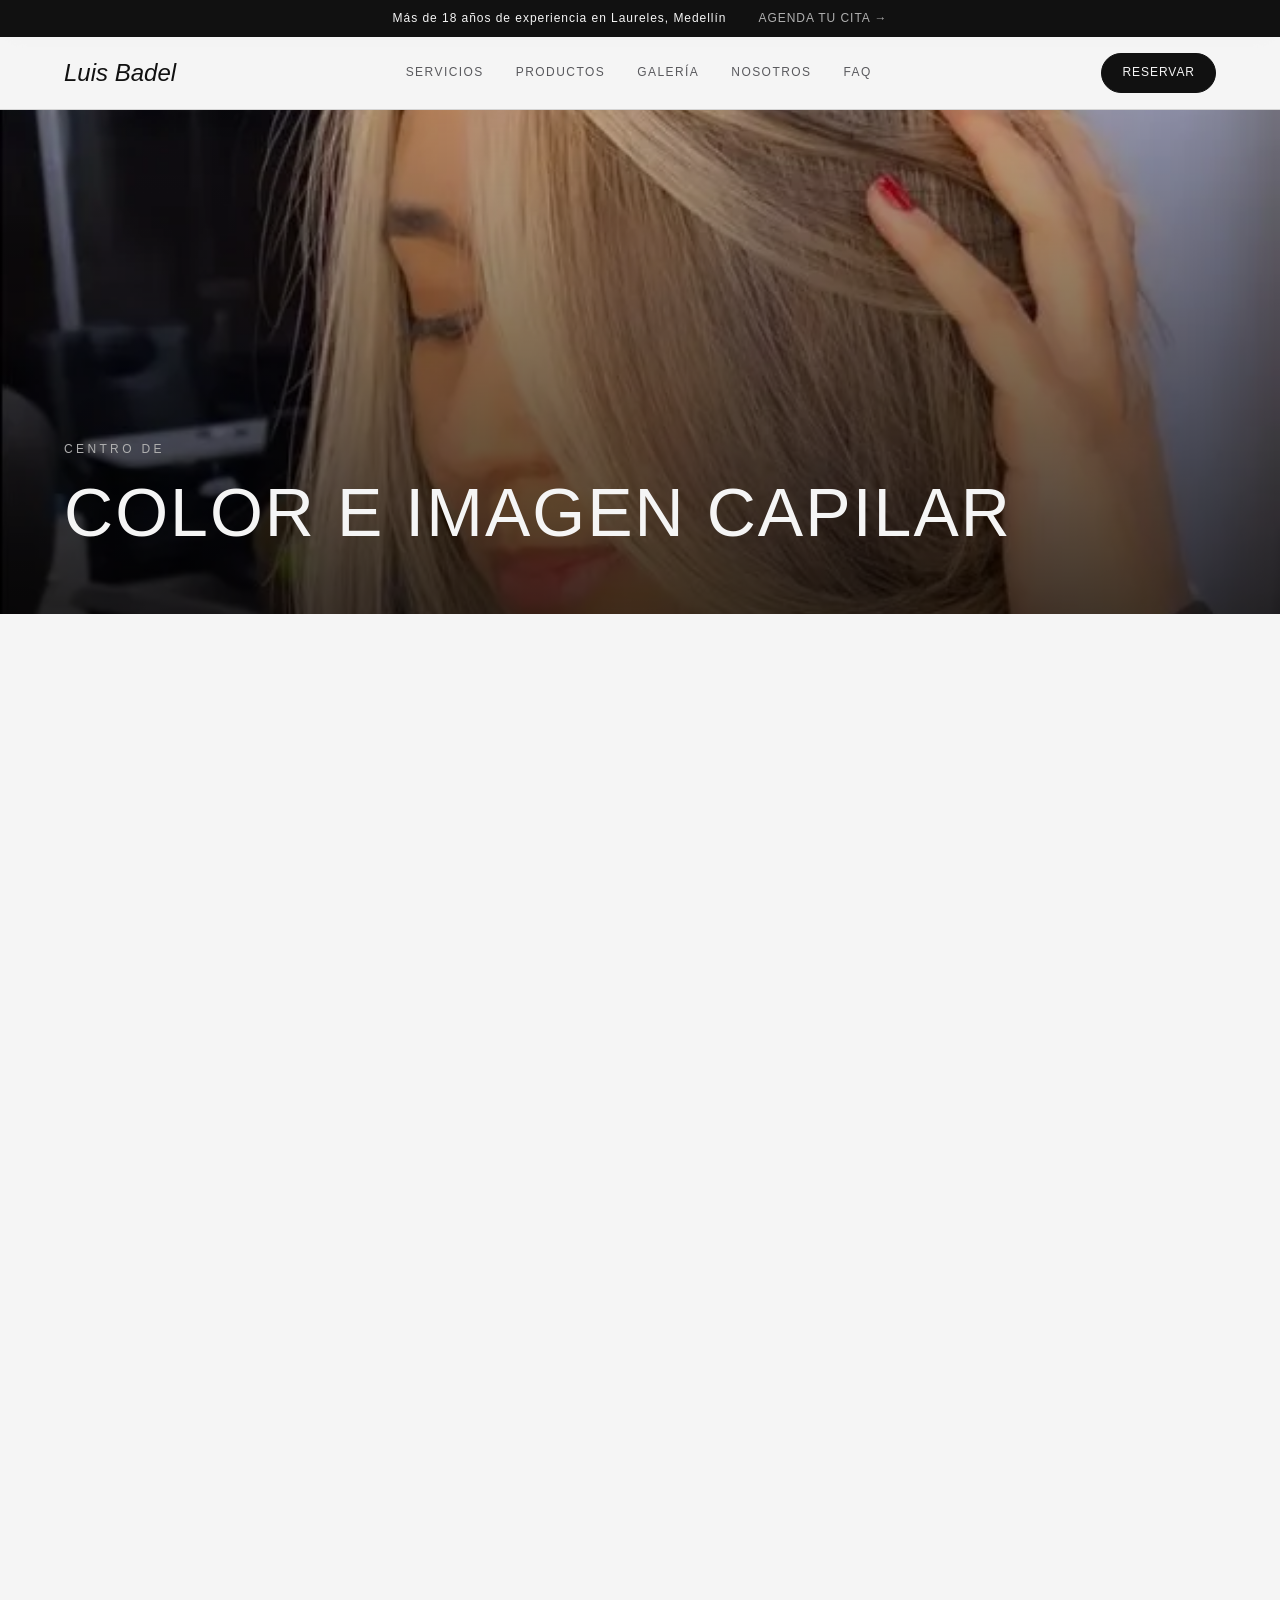
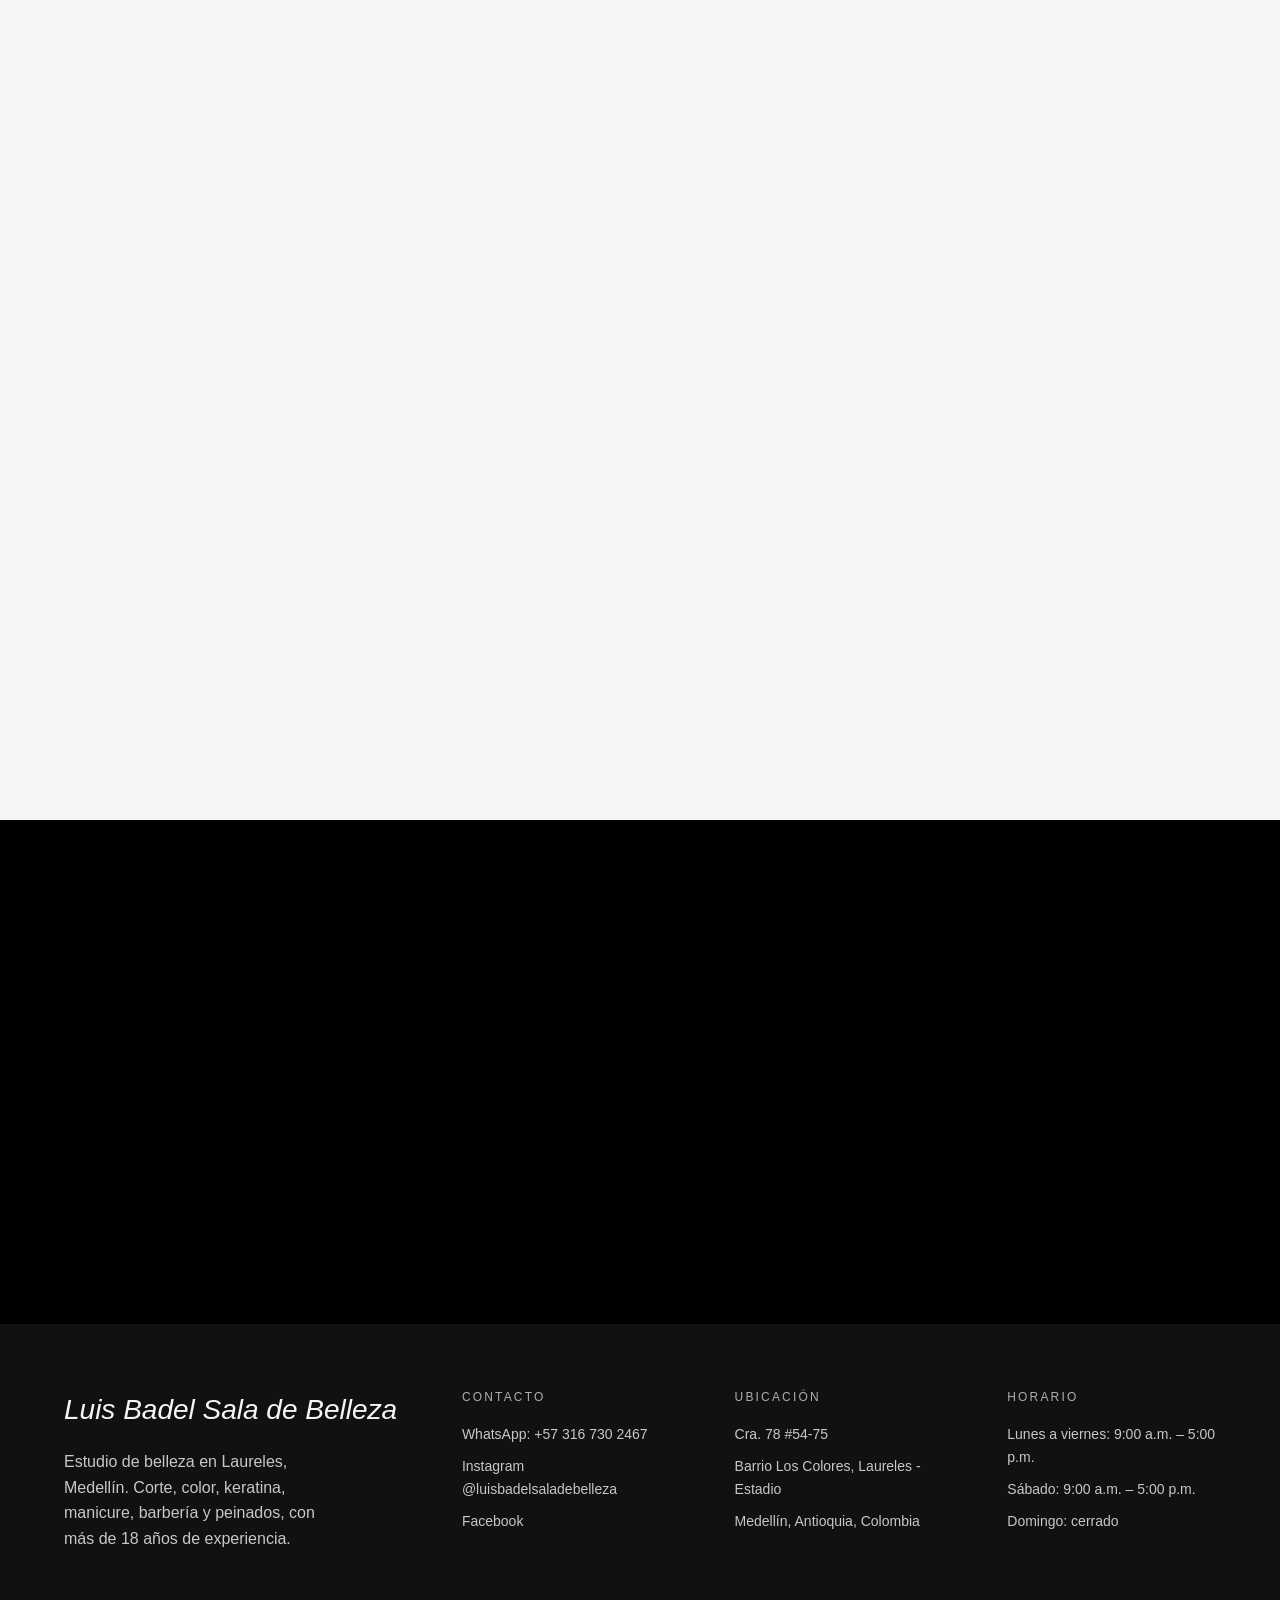
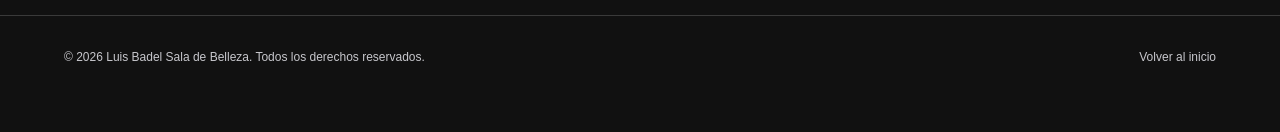
<file: servicios/color-imagen.html>
<!DOCTYPE html>
<html lang="es">
<head>
  <meta charset="UTF-8" />
  <meta name="viewport" content="width=device-width, initial-scale=1.0" />

  <title>Centro de Color e Imagen Capilar | Luis Badel Sala de Belleza</title>
  <meta name="description" content="Corte, color, balayage y asesoría de imagen en Luis Badel Sala de Belleza, Laureles - Medellín. Diseño de color personalizado según tu rostro y estilo." />
  <meta name="robots" content="index, follow" />
  <link rel="canonical" href="https://cheese9117.github.io/luis-badel-studio/servicios/color-imagen.html" />

  <meta http-equiv="Content-Security-Policy" content="default-src 'none'; img-src 'self'; style-src 'self' https://fonts.googleapis.com; font-src https://fonts.gstatic.com; script-src 'self'; connect-src 'none'; frame-src 'none'; object-src 'none'; base-uri 'self'; form-action 'none'; frame-ancestors 'none';" />
  <meta http-equiv="X-Content-Type-Options" content="nosniff" />
  <meta name="referrer" content="strict-origin-when-cross-origin" />

  <meta property="og:type" content="website" />
  <meta property="og:title" content="Centro de Color e Imagen Capilar | Luis Badel Sala de Belleza" />
  <meta property="og:description" content="Corte, color, balayage y asesoría de imagen en Laureles, Medellín." />
  <meta property="og:url" content="https://cheese9117.github.io/luis-badel-studio/servicios/color-imagen.html" />
  <meta property="og:image" content="https://cheese9117.github.io/luis-badel-studio/assets/images/foto-3.jpg" />

  <link rel="preconnect" href="https://fonts.googleapis.com" />
  <link rel="preconnect" href="https://fonts.gstatic.com" crossorigin />
  <link rel="stylesheet" href="https://fonts.googleapis.com/css2?family=Jost:ital,wght@0,300;0,400;0,500;0,600;1,400;1,500&family=Manrope:wght@400;500;600;700&display=swap" />
  <link rel="icon" type="image/png" href="../assets/images/favicon-logo.png" />

  <link rel="stylesheet" href="../css/variables.css" />
  <link rel="stylesheet" href="../css/reset.css" />
  <link rel="stylesheet" href="../css/base.css" />
  <link rel="stylesheet" href="../css/layout.css" />
  <link rel="stylesheet" href="../css/components.css" />
  <link rel="stylesheet" href="../css/animations.css" />
  <link rel="stylesheet" href="../css/utilities.css" />
  <link rel="stylesheet" href="../css/responsive.css" />
</head>
<body>
  <a class="skip-link" href="#contenido">Saltar al contenido</a>

  <div class="announce-bar">
    <p class="announce-bar__text">Más de 18 años de experiencia en Laureles, Medellín</p>
    <a class="announce-bar__link" href="https://wa.me/573167302467?text=Hola%2C%20quiero%20agendar%20una%20cita" target="_blank" rel="noopener noreferrer">Agenda tu cita →</a>
  </div>

  <header class="site-header">
    <a class="site-header__brand" href="../index.html#inicio">Luis Badel</a>
    <nav class="site-nav" aria-label="Navegación principal">
      <div class="nav-item nav-item--has-menu">
        <button class="site-nav__link nav-item__trigger" type="button" aria-expanded="false" aria-haspopup="true">Servicios</button>
        <div class="mega-menu">
          <div class="mega-menu__col">
            <p class="mega-menu__title">Nuestros centros</p>
            <a class="mega-menu__link" href="color-imagen.html">Color e Imagen Capilar</a>
            <a class="mega-menu__link" href="tratamientos.html">Tratamientos &amp; Keratina</a>
            <a class="mega-menu__link" href="barberia.html">Barbería</a>
            <a class="mega-menu__link" href="manicure.html">Manicure &amp; Pedicure</a>
            <a class="mega-menu__link" href="eventos.html">Novias &amp; Eventos</a>
            <a class="mega-menu__link mega-menu__link--all" href="../index.html#servicios">Ver todos los servicios →</a>
          </div>
          <a class="mega-menu__feature" href="color-imagen.html">
            <picture>
              <source srcset="../assets/images/foto-3-480.webp" type="image/webp" />
              <img src="../assets/images/foto-3-480.jpg" alt="Trabajo de balayage realizado en Luis Badel Sala de Belleza" width="304" height="380" loading="lazy" />
            </picture>
            <span class="mega-menu__feature-label">Destacado</span>
            <span class="mega-menu__feature-title">Color &amp; Balayage de autor</span>
          </a>
        </div>
      </div>
      <div class="nav-item nav-item--has-menu">
        <button class="site-nav__link nav-item__trigger" type="button" aria-expanded="false" aria-haspopup="true">Productos</button>
        <div class="mega-menu">
          <div class="mega-menu__col">
            <p class="mega-menu__title">Por necesidad</p>
            <a class="mega-menu__link" href="../productos.html#color">Cuidado del color</a>
            <a class="mega-menu__link" href="../productos.html#hidratacion">Hidratación capilar</a>
            <a class="mega-menu__link" href="../productos.html#reconstruccion">Reconstrucción</a>
            <a class="mega-menu__link" href="../productos.html#styling">Styling y terminación</a>
            <a class="mega-menu__link mega-menu__link--all" href="../productos.html">Ver todo el cuidado en casa →</a>
          </div>
          <a class="mega-menu__feature" href="../productos.html">
            <picture>
              <source srcset="../assets/images/foto-5-480.webp" type="image/webp" />
              <img src="../assets/images/foto-5-480.jpg" alt="Productos profesionales usados en Luis Badel Sala de Belleza" width="304" height="380" loading="lazy" />
            </picture>
            <span class="mega-menu__feature-label">Recomendado</span>
            <span class="mega-menu__feature-title">Las líneas que usamos</span>
          </a>
        </div>
      </div>
      <a class="site-nav__link" href="../index.html#galeria">Galería</a>
      <a class="site-nav__link" href="../index.html#estilista">Nosotros</a>
      <a class="site-nav__link" href="../index.html#faq">FAQ</a>
    </nav>
    <div class="site-header__actions">
      <a class="btn btn--primary btn--sm site-header__cta" href="https://wa.me/573167302467?text=Hola%2C%20quiero%20agendar%20una%20cita" target="_blank" rel="noopener noreferrer">Reservar</a>
      <button class="hamburger" id="hamburger" aria-label="Abrir menú" aria-expanded="false" aria-controls="mobile-menu">
        <span></span><span></span><span></span>
      </button>
    </div>
  </header>

  <div class="mobile-menu" id="mobile-menu">
    <a class="mobile-menu__link" href="../index.html#servicios"><span>01</span> Servicios</a>
    <a class="mobile-menu__link" href="../productos.html"><span>02</span> Productos</a>
    <a class="mobile-menu__link" href="../index.html#galeria"><span>03</span> Galería</a>
    <a class="mobile-menu__link" href="../index.html#estilista"><span>04</span> Nosotros</a>
    <a class="mobile-menu__link" href="../index.html#faq"><span>05</span> FAQ</a>
    <a class="mobile-menu__link" href="../index.html#reserva"><span>06</span> Reserva</a>
    <details class="mobile-sub">
      <summary class="mobile-sub__summary">Páginas de servicios</summary>
      <a class="mobile-sub__link" href="color-imagen.html">Color e Imagen Capilar</a>
      <a class="mobile-sub__link" href="tratamientos.html">Tratamientos &amp; Keratina</a>
      <a class="mobile-sub__link" href="barberia.html">Barbería</a>
      <a class="mobile-sub__link" href="manicure.html">Manicure &amp; Pedicure</a>
      <a class="mobile-sub__link" href="eventos.html">Novias &amp; Eventos</a>
      <a class="mobile-sub__link" href="../productos.html">Productos para casa</a>
    </details>
    <div class="mobile-menu__footer">
      <a href="https://wa.me/573167302467" target="_blank" rel="noopener noreferrer">WhatsApp</a>
      <a href="https://www.instagram.com/luisbadelsaladebelleza/" target="_blank" rel="noopener noreferrer">Instagram</a>
      <a href="https://web.facebook.com/people/Luis-badel-sala-de-belleza/100063726393266/" target="_blank" rel="noopener noreferrer">Facebook</a>
    </div>
  </div>

  <main id="contenido">
    <section class="detail-hero">
      <picture>
        <source srcset="../assets/images/foto-3.webp" type="image/webp" />
        <img class="detail-hero__img" src="../assets/images/foto-3.jpg" alt="Trabajo de color y balayage en Luis Badel Sala de Belleza" width="608" height="723" fetchpriority="high" />
      </picture>
      <div class="container detail-hero__inner">
        <p class="detail-hero__eyebrow">Centro de</p>
        <h1 class="detail-hero__title">Color e Imagen Capilar</h1>
      </div>
    </section>

    <section class="section section--tight">
      <div class="container detail-intro" data-reveal>
        <span class="eyebrow">Un espacio que une técnica y arte</span>
        <h2 class="section-title">Tu color, diseñado <em>a tu medida</em>.</h2>
        <p class="lead">Cada servicio empieza con una asesoría real: leemos tu rostro, tu tipo de cabello y tu rutina para elegir el corte y el tono que de verdad te favorecen. Nada de fórmulas genéricas — diseño de color, corte y terminación pensados para que tu look se vea bien incluso el día que no te peinas.</p>
      </div>
    </section>

    <section class="section section--tight">
      <div class="container">
        <div data-reveal>
          <span class="eyebrow">Qué incluye</span>
          <h2 class="section-title">Servicios del <em>centro</em>.</h2>
        </div>
        <div class="service-grid" data-reveal="stagger">
          <article class="service-card">
            <span class="service-card__num">01 / Imagen</span>
            <h3 class="service-card__title">Asesoría de imagen</h3>
            <p class="service-card__desc">Diagnóstico de rostro, color de piel y estilo de vida para definir el look ideal antes de tocar la tijera.</p>
            <div class="service-card__price"><span>Incluida</span><span>en tu cita</span></div>
          </article>
          <article class="service-card">
            <span class="service-card__num">02 / Corte</span>
            <h3 class="service-card__title">Corte y Estilizado</h3>
            <p class="service-card__desc">Cortes a la medida con secado y terminación profesional incluidos.</p>
            <div class="service-card__price"><span>Desde</span><span>$45.000 COP</span></div>
          </article>
          <article class="service-card">
            <span class="service-card__num">03 / Color</span>
            <h3 class="service-card__title">Color &amp; Balayage</h3>
            <p class="service-card__desc">Tinturas, balayage y técnicas de iluminación natural con asesoría de tono.</p>
            <div class="service-card__price"><span>Desde</span><span>$90.000 COP</span></div>
          </article>
          <article class="service-card">
            <span class="service-card__num">04 / Luz</span>
            <h3 class="service-card__title">Mechas e iluminación</h3>
            <p class="service-card__desc">Babylights, mechas y reflejos para aportar dimensión y brillo sin perder naturalidad.</p>
            <div class="service-card__price"><span>Desde</span><span>$95.000 COP</span></div>
          </article>
          <article class="service-card">
            <span class="service-card__num">05 / Corrección</span>
            <h3 class="service-card__title">Corrección de color</h3>
            <p class="service-card__desc">Rescate de colores fallidos, neutralización de tonos y retorno a un punto de partida sano.</p>
            <div class="service-card__price"><span>Cotización</span><span>personalizada</span></div>
          </article>
          <article class="service-card">
            <span class="service-card__num">06 / Terminación</span>
            <h3 class="service-card__title">Peinado y secado</h3>
            <p class="service-card__desc">Ondas, planchado o brushing para salir del salón con el look terminado.</p>
            <div class="service-card__price"><span>Desde</span><span>$40.000 COP</span></div>
          </article>
        </div>
      </div>
    </section>

    <section class="section section--clay">
      <div class="container detail-cta" data-reveal>
        <span class="eyebrow eyebrow--on-clay">Reserva</span>
        <h2 class="section-title section-title--on-clay">¿Lista para tu <em class="section-title__accent--ink">cambio</em>?</h2>
        <p class="lead lead--on-clay">Escribinos por WhatsApp y agenda tu asesoría de color e imagen.</p>
        <a class="btn btn--light btn--lg" href="https://wa.me/573167302467?text=Hola%2C%20quiero%20agendar%20color%20e%20imagen" target="_blank" rel="noopener noreferrer">Agendar por WhatsApp</a>
      </div>
    </section>
  </main>

  <footer class="site-footer">
    <div class="container footer-grid">
      <div>
        <p class="footer-brand">Luis Badel <em>Sala de Belleza</em></p>
        <p class="lead--on-dark u-mt-sm footer-lead">Estudio de belleza en Laureles, Medellín. Corte, color, keratina, manicure, barbería y peinados, con más de 18 años de experiencia.</p>
      </div>
      <div>
        <p class="footer-heading">Contacto</p>
        <ul class="footer-list">
          <li><a href="https://wa.me/573167302467" target="_blank" rel="noopener noreferrer">WhatsApp: +57 316 730 2467</a></li>
          <li><a href="https://www.instagram.com/luisbadelsaladebelleza/" target="_blank" rel="noopener noreferrer">Instagram @luisbadelsaladebelleza</a></li>
          <li><a href="https://web.facebook.com/people/Luis-badel-sala-de-belleza/100063726393266/" target="_blank" rel="noopener noreferrer">Facebook</a></li>
        </ul>
      </div>
      <div>
        <p class="footer-heading">Ubicación</p>
        <address class="footer-list footer-address">
          <span>Cra. 78 #54-75</span>
          <span>Barrio Los Colores, Laureles - Estadio</span>
          <span>Medellín, Antioquia, Colombia</span>
        </address>
      </div>
      <div>
        <p class="footer-heading">Horario</p>
        <ul class="footer-list">
          <li>Lunes a viernes: 9:00 a.m. – 5:00 p.m.</li>
          <li>Sábado: 9:00 a.m. – 5:00 p.m.</li>
          <li>Domingo: cerrado</li>
        </ul>
      </div>
    </div>
    <div class="container footer-bottom">
      <span>© <span id="year"></span> Luis Badel Sala de Belleza. Todos los derechos reservados.</span>
      <span><a href="../index.html#inicio">Volver al inicio</a></span>
    </div>
  </footer>

  <button class="back-to-top" id="back-to-top" aria-label="Volver arriba">↑</button>

  <script src="../js/nav.js" defer></script>
  <script src="../js/reveal.js" defer></script>
  <script src="../js/app.js" defer></script>
</body>
</html>
</file>
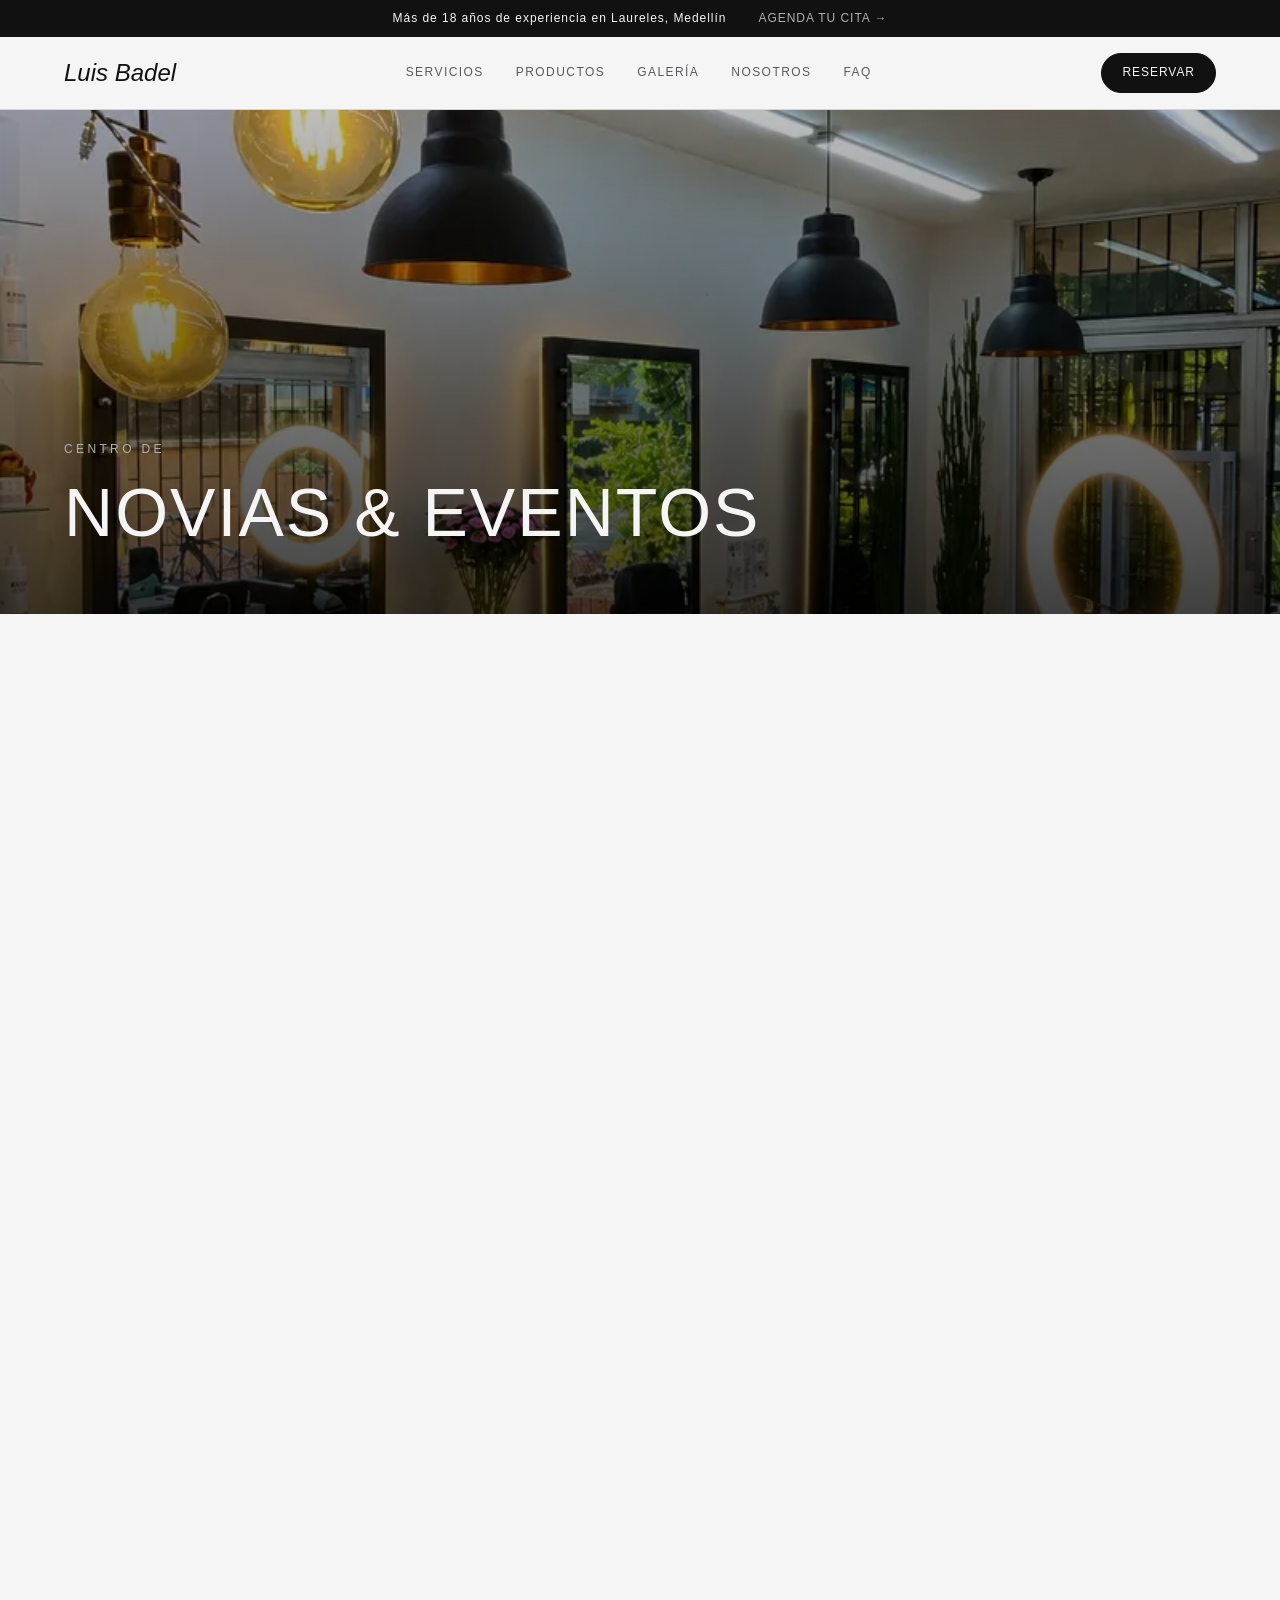
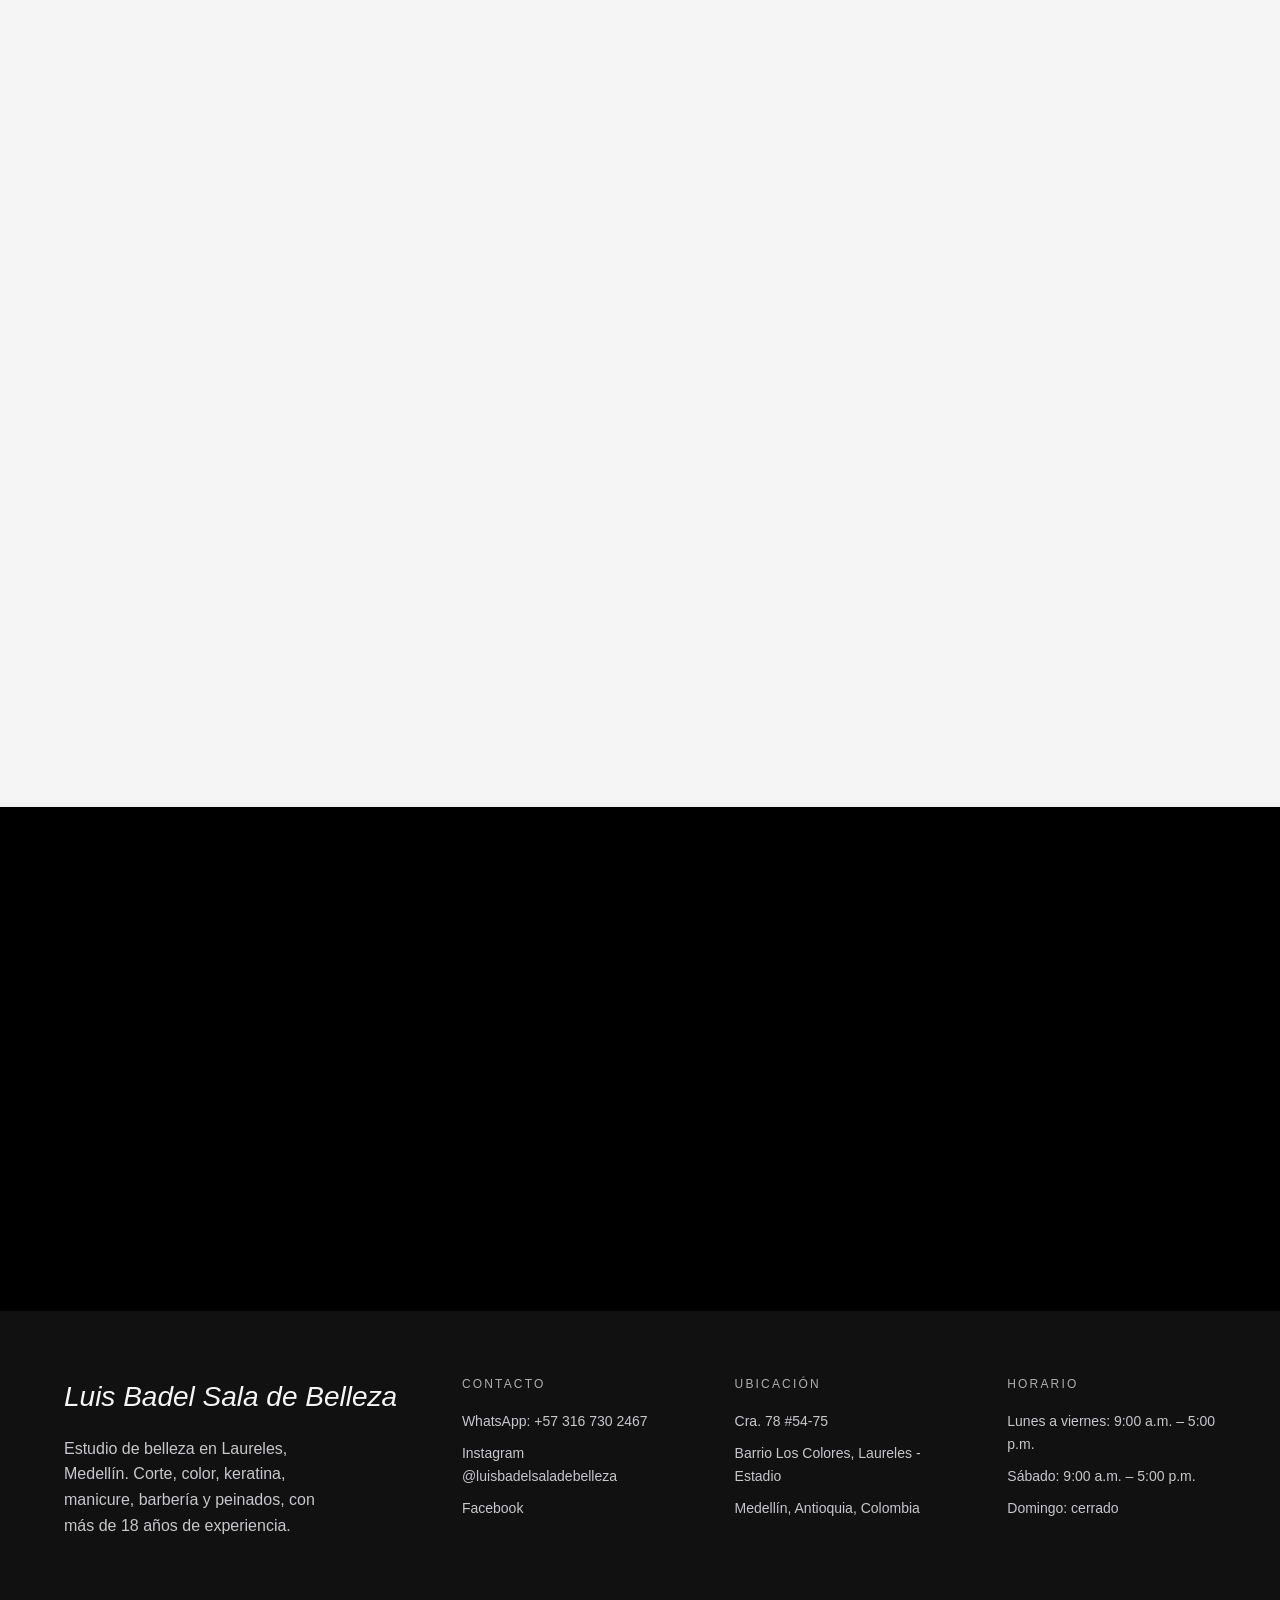
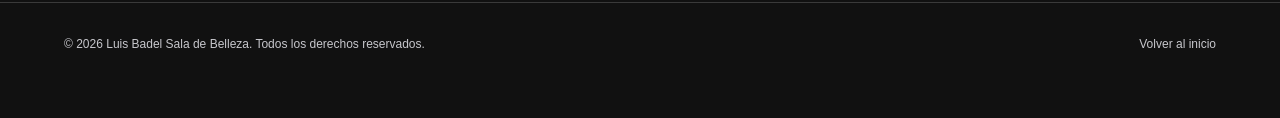
<file: servicios/eventos.html>
<!DOCTYPE html>
<html lang="es">
<head>
  <meta charset="UTF-8" />
  <meta name="viewport" content="width=device-width, initial-scale=1.0" />

  <title>Novias &amp; Eventos | Luis Badel Sala de Belleza</title>
  <meta name="description" content="Peinados para novias y eventos en Luis Badel Sala de Belleza, Laureles - Medellín. Recogidos, ondas, maquillaje social y prueba de novia." />
  <meta name="robots" content="index, follow" />
  <link rel="canonical" href="https://cheese9117.github.io/luis-badel-studio/servicios/eventos.html" />

  <meta http-equiv="Content-Security-Policy" content="default-src 'none'; img-src 'self'; style-src 'self' https://fonts.googleapis.com; font-src https://fonts.gstatic.com; script-src 'self'; connect-src 'none'; frame-src 'none'; object-src 'none'; base-uri 'self'; form-action 'none'; frame-ancestors 'none';" />
  <meta http-equiv="X-Content-Type-Options" content="nosniff" />
  <meta name="referrer" content="strict-origin-when-cross-origin" />

  <meta property="og:type" content="website" />
  <meta property="og:title" content="Novias &amp; Eventos | Luis Badel Sala de Belleza" />
  <meta property="og:description" content="Peinados y maquillaje para novias y eventos en Laureles, Medellín." />
  <meta property="og:url" content="https://cheese9117.github.io/luis-badel-studio/servicios/eventos.html" />
  <meta property="og:image" content="https://cheese9117.github.io/luis-badel-studio/assets/images/foto-hero.jpg" />

  <link rel="preconnect" href="https://fonts.googleapis.com" />
  <link rel="preconnect" href="https://fonts.gstatic.com" crossorigin />
  <link rel="stylesheet" href="https://fonts.googleapis.com/css2?family=Jost:ital,wght@0,300;0,400;0,500;0,600;1,400;1,500&family=Manrope:wght@400;500;600;700&display=swap" />
  <link rel="icon" type="image/png" href="../assets/images/favicon-logo.png" />

  <link rel="stylesheet" href="../css/variables.css" />
  <link rel="stylesheet" href="../css/reset.css" />
  <link rel="stylesheet" href="../css/base.css" />
  <link rel="stylesheet" href="../css/layout.css" />
  <link rel="stylesheet" href="../css/components.css" />
  <link rel="stylesheet" href="../css/animations.css" />
  <link rel="stylesheet" href="../css/utilities.css" />
  <link rel="stylesheet" href="../css/responsive.css" />
</head>
<body>
  <a class="skip-link" href="#contenido">Saltar al contenido</a>

  <div class="announce-bar">
    <p class="announce-bar__text">Más de 18 años de experiencia en Laureles, Medellín</p>
    <a class="announce-bar__link" href="https://wa.me/573167302467?text=Hola%2C%20quiero%20agendar%20una%20cita" target="_blank" rel="noopener noreferrer">Agenda tu cita →</a>
  </div>

  <header class="site-header">
    <a class="site-header__brand" href="../index.html#inicio">Luis Badel</a>
    <nav class="site-nav" aria-label="Navegación principal">
      <div class="nav-item nav-item--has-menu">
        <button class="site-nav__link nav-item__trigger" type="button" aria-expanded="false" aria-haspopup="true">Servicios</button>
        <div class="mega-menu">
          <div class="mega-menu__col">
            <p class="mega-menu__title">Nuestros centros</p>
            <a class="mega-menu__link" href="color-imagen.html">Color e Imagen Capilar</a>
            <a class="mega-menu__link" href="tratamientos.html">Tratamientos &amp; Keratina</a>
            <a class="mega-menu__link" href="barberia.html">Barbería</a>
            <a class="mega-menu__link" href="manicure.html">Manicure &amp; Pedicure</a>
            <a class="mega-menu__link" href="eventos.html">Novias &amp; Eventos</a>
            <a class="mega-menu__link mega-menu__link--all" href="../index.html#servicios">Ver todos los servicios →</a>
          </div>
          <a class="mega-menu__feature" href="color-imagen.html">
            <picture>
              <source srcset="../assets/images/foto-3-480.webp" type="image/webp" />
              <img src="../assets/images/foto-3-480.jpg" alt="Trabajo de balayage realizado en Luis Badel Sala de Belleza" width="304" height="380" loading="lazy" />
            </picture>
            <span class="mega-menu__feature-label">Destacado</span>
            <span class="mega-menu__feature-title">Color &amp; Balayage de autor</span>
          </a>
        </div>
      </div>
      <div class="nav-item nav-item--has-menu">
        <button class="site-nav__link nav-item__trigger" type="button" aria-expanded="false" aria-haspopup="true">Productos</button>
        <div class="mega-menu">
          <div class="mega-menu__col">
            <p class="mega-menu__title">Por necesidad</p>
            <a class="mega-menu__link" href="../productos.html#color">Cuidado del color</a>
            <a class="mega-menu__link" href="../productos.html#hidratacion">Hidratación capilar</a>
            <a class="mega-menu__link" href="../productos.html#reconstruccion">Reconstrucción</a>
            <a class="mega-menu__link" href="../productos.html#styling">Styling y terminación</a>
            <a class="mega-menu__link mega-menu__link--all" href="../productos.html">Ver todo el cuidado en casa →</a>
          </div>
          <a class="mega-menu__feature" href="../productos.html">
            <picture>
              <source srcset="../assets/images/foto-5-480.webp" type="image/webp" />
              <img src="../assets/images/foto-5-480.jpg" alt="Productos profesionales usados en Luis Badel Sala de Belleza" width="304" height="380" loading="lazy" />
            </picture>
            <span class="mega-menu__feature-label">Recomendado</span>
            <span class="mega-menu__feature-title">Las líneas que usamos</span>
          </a>
        </div>
      </div>
      <a class="site-nav__link" href="../index.html#galeria">Galería</a>
      <a class="site-nav__link" href="../index.html#estilista">Nosotros</a>
      <a class="site-nav__link" href="../index.html#faq">FAQ</a>
    </nav>
    <div class="site-header__actions">
      <a class="btn btn--primary btn--sm site-header__cta" href="https://wa.me/573167302467?text=Hola%2C%20quiero%20agendar%20una%20cita" target="_blank" rel="noopener noreferrer">Reservar</a>
      <button class="hamburger" id="hamburger" aria-label="Abrir menú" aria-expanded="false" aria-controls="mobile-menu">
        <span></span><span></span><span></span>
      </button>
    </div>
  </header>

  <div class="mobile-menu" id="mobile-menu">
    <a class="mobile-menu__link" href="../index.html#servicios"><span>01</span> Servicios</a>
    <a class="mobile-menu__link" href="../productos.html"><span>02</span> Productos</a>
    <a class="mobile-menu__link" href="../index.html#galeria"><span>03</span> Galería</a>
    <a class="mobile-menu__link" href="../index.html#estilista"><span>04</span> Nosotros</a>
    <a class="mobile-menu__link" href="../index.html#faq"><span>05</span> FAQ</a>
    <a class="mobile-menu__link" href="../index.html#reserva"><span>06</span> Reserva</a>
    <details class="mobile-sub">
      <summary class="mobile-sub__summary">Páginas de servicios</summary>
      <a class="mobile-sub__link" href="color-imagen.html">Color e Imagen Capilar</a>
      <a class="mobile-sub__link" href="tratamientos.html">Tratamientos &amp; Keratina</a>
      <a class="mobile-sub__link" href="barberia.html">Barbería</a>
      <a class="mobile-sub__link" href="manicure.html">Manicure &amp; Pedicure</a>
      <a class="mobile-sub__link" href="eventos.html">Novias &amp; Eventos</a>
      <a class="mobile-sub__link" href="../productos.html">Productos para casa</a>
    </details>
    <div class="mobile-menu__footer">
      <a href="https://wa.me/573167302467" target="_blank" rel="noopener noreferrer">WhatsApp</a>
      <a href="https://www.instagram.com/luisbadelsaladebelleza/" target="_blank" rel="noopener noreferrer">Instagram</a>
      <a href="https://web.facebook.com/people/Luis-badel-sala-de-belleza/100063726393266/" target="_blank" rel="noopener noreferrer">Facebook</a>
    </div>
  </div>

  <main id="contenido">
    <section class="detail-hero">
      <picture>
        <source srcset="../assets/images/foto-hero-800.webp" type="image/webp" />
        <img class="detail-hero__img" src="../assets/images/foto-hero-800.jpg" alt="Peinado de evento realizado en Luis Badel Sala de Belleza" width="1122" height="1402" fetchpriority="high" />
      </picture>
      <div class="container detail-hero__inner">
        <p class="detail-hero__eyebrow">Centro de</p>
        <h1 class="detail-hero__title">Novias &amp; Eventos</h1>
      </div>
    </section>

    <section class="section section--tight">
      <div class="container detail-intro" data-reveal>
        <span class="eyebrow">Tu día especial</span>
        <h2 class="section-title">Para la ocasión que <em>merece</em> verse impecable.</h2>
        <p class="lead">Recogidos, ondas y maquillaje social pensados para que tu look dure toda la celebración. Coordinamos prueba previa para novias y nos adaptamos a la hora y el lugar de tu evento.</p>
      </div>
    </section>

    <section class="section section--tight">
      <div class="container">
        <div data-reveal>
          <span class="eyebrow">Qué incluye</span>
          <h2 class="section-title">Servicios para <em>eventos</em>.</h2>
        </div>
        <div class="service-grid" data-reveal="stagger">
          <article class="service-card">
            <span class="service-card__num">01 / Peinado</span>
            <h3 class="service-card__title">Peinado de evento</h3>
            <p class="service-card__desc">Peinado de fiesta con fijación para que dure toda la celebración.</p>
            <div class="service-card__price"><span>Desde</span><span>$60.000 COP</span></div>
          </article>
          <article class="service-card">
            <span class="service-card__num">02 / Recogido</span>
            <h3 class="service-card__title">Recogidos</h3>
            <p class="service-card__desc">Recogidos clásicos o relajados, a la medida de tu vestido y estilo.</p>
            <div class="service-card__price"><span>Desde</span><span>$70.000 COP</span></div>
          </article>
          <article class="service-card">
            <span class="service-card__num">03 / Maquillaje</span>
            <h3 class="service-card__title">Maquillaje social</h3>
            <p class="service-card__desc">Maquillaje profesional para foto y larga duración.</p>
            <div class="service-card__price"><span>Desde</span><span>$80.000 COP</span></div>
          </article>
          <article class="service-card">
            <span class="service-card__num">04 / Ondas</span>
            <h3 class="service-card__title">Ondas y planchado</h3>
            <p class="service-card__desc">Ondas suaves o definidas para un look elegante y natural.</p>
            <div class="service-card__price"><span>Desde</span><span>$45.000 COP</span></div>
          </article>
          <article class="service-card">
            <span class="service-card__num">05 / Novia</span>
            <h3 class="service-card__title">Prueba de novia</h3>
            <p class="service-card__desc">Ensayo previo de peinado y maquillaje para definir tu look del gran día.</p>
            <div class="service-card__price"><span>Cotización</span><span>personalizada</span></div>
          </article>
          <article class="service-card">
            <span class="service-card__num">06 / Paquete</span>
            <h3 class="service-card__title">Paquete novia</h3>
            <p class="service-card__desc">Peinado, maquillaje y prueba previa en un solo plan pensado para ti.</p>
            <div class="service-card__price"><span>Cotización</span><span>personalizada</span></div>
          </article>
        </div>
      </div>
    </section>

    <section class="section section--clay">
      <div class="container detail-cta" data-reveal>
        <span class="eyebrow eyebrow--on-clay">Reserva</span>
        <h2 class="section-title section-title--on-clay">Hablemos de tu <em class="section-title__accent--ink">evento</em>.</h2>
        <p class="lead lead--on-clay">Escribinos por WhatsApp con la fecha y te armamos una propuesta a tu medida.</p>
        <a class="btn btn--light btn--lg" href="https://wa.me/573167302467?text=Hola%2C%20quiero%20cotizar%20peinado%20para%20un%20evento" target="_blank" rel="noopener noreferrer">Agendar por WhatsApp</a>
      </div>
    </section>
  </main>

  <footer class="site-footer">
    <div class="container footer-grid">
      <div>
        <p class="footer-brand">Luis Badel <em>Sala de Belleza</em></p>
        <p class="lead--on-dark u-mt-sm footer-lead">Estudio de belleza en Laureles, Medellín. Corte, color, keratina, manicure, barbería y peinados, con más de 18 años de experiencia.</p>
      </div>
      <div>
        <p class="footer-heading">Contacto</p>
        <ul class="footer-list">
          <li><a href="https://wa.me/573167302467" target="_blank" rel="noopener noreferrer">WhatsApp: +57 316 730 2467</a></li>
          <li><a href="https://www.instagram.com/luisbadelsaladebelleza/" target="_blank" rel="noopener noreferrer">Instagram @luisbadelsaladebelleza</a></li>
          <li><a href="https://web.facebook.com/people/Luis-badel-sala-de-belleza/100063726393266/" target="_blank" rel="noopener noreferrer">Facebook</a></li>
        </ul>
      </div>
      <div>
        <p class="footer-heading">Ubicación</p>
        <address class="footer-list footer-address">
          <span>Cra. 78 #54-75</span>
          <span>Barrio Los Colores, Laureles - Estadio</span>
          <span>Medellín, Antioquia, Colombia</span>
        </address>
      </div>
      <div>
        <p class="footer-heading">Horario</p>
        <ul class="footer-list">
          <li>Lunes a viernes: 9:00 a.m. – 5:00 p.m.</li>
          <li>Sábado: 9:00 a.m. – 5:00 p.m.</li>
          <li>Domingo: cerrado</li>
        </ul>
      </div>
    </div>
    <div class="container footer-bottom">
      <span>© <span id="year"></span> Luis Badel Sala de Belleza. Todos los derechos reservados.</span>
      <span><a href="../index.html#inicio">Volver al inicio</a></span>
    </div>
  </footer>

  <button class="back-to-top" id="back-to-top" aria-label="Volver arriba">↑</button>

  <script src="../js/nav.js" defer></script>
  <script src="../js/reveal.js" defer></script>
  <script src="../js/app.js" defer></script>
</body>
</html>
</file>
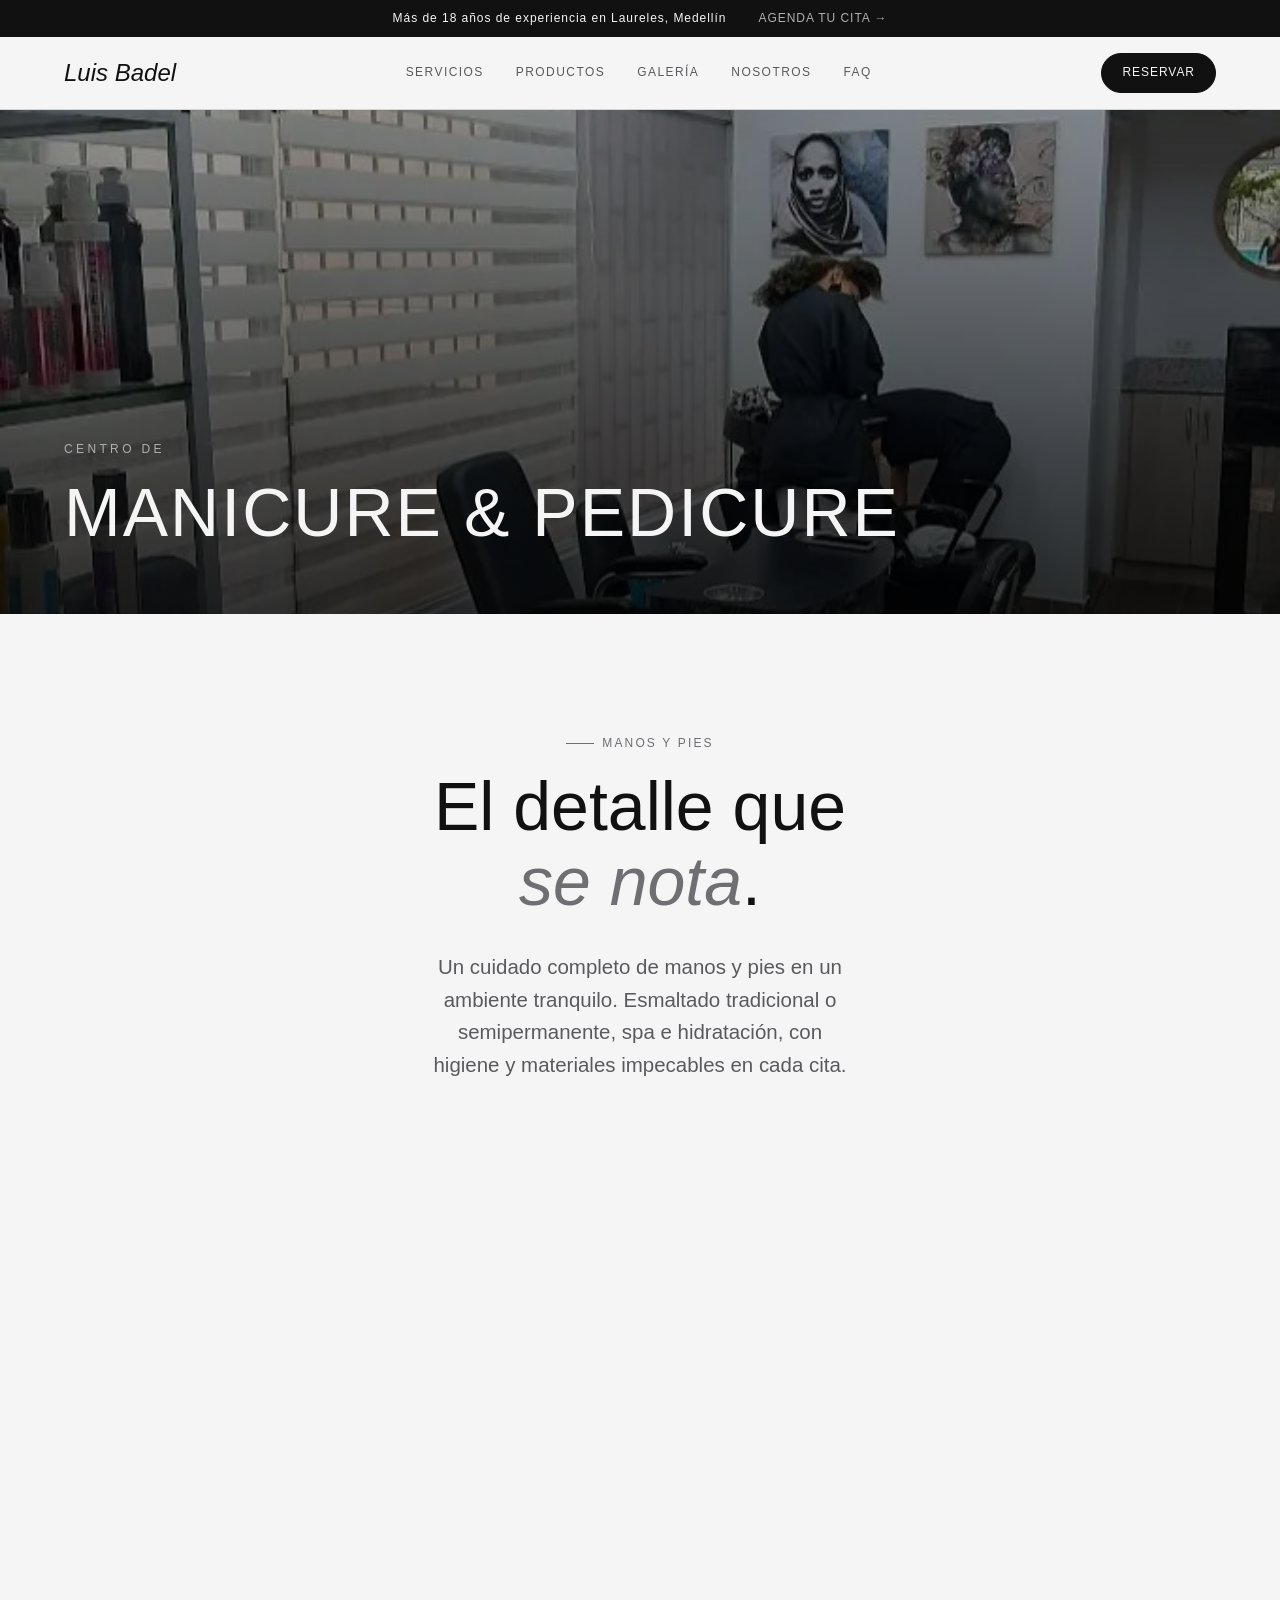
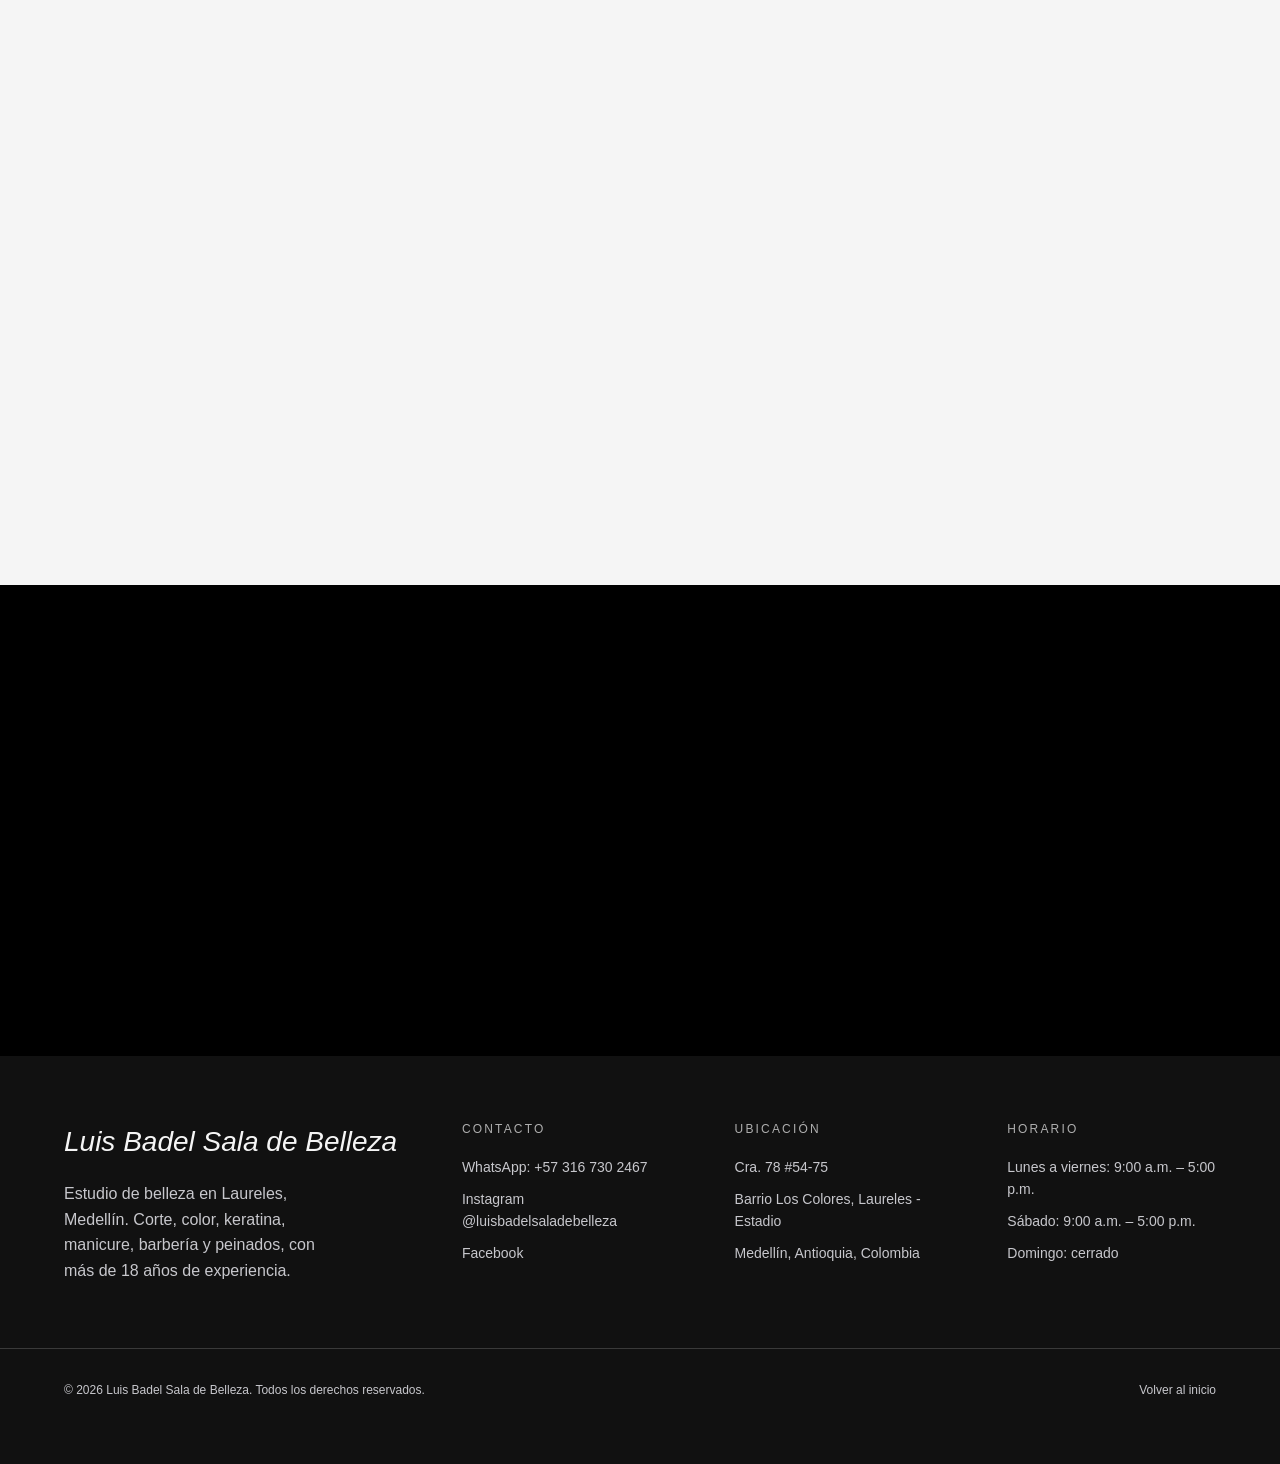
<file: servicios/manicure.html>
<!DOCTYPE html>
<html lang="es">
<head>
  <meta charset="UTF-8" />
  <meta name="viewport" content="width=device-width, initial-scale=1.0" />

  <title>Manicure &amp; Pedicure | Luis Badel Sala de Belleza</title>
  <meta name="description" content="Manicure y pedicure en Luis Badel Sala de Belleza, Laureles - Medellín. Esmaltado tradicional o semipermanente, spa de manos y cuidado completo." />
  <meta name="robots" content="index, follow" />
  <link rel="canonical" href="https://cheese9117.github.io/luis-badel-studio/servicios/manicure.html" />

  <meta http-equiv="Content-Security-Policy" content="default-src 'none'; img-src 'self'; style-src 'self' https://fonts.googleapis.com; font-src https://fonts.gstatic.com; script-src 'self'; connect-src 'none'; frame-src 'none'; object-src 'none'; base-uri 'self'; form-action 'none'; frame-ancestors 'none';" />
  <meta http-equiv="X-Content-Type-Options" content="nosniff" />
  <meta name="referrer" content="strict-origin-when-cross-origin" />

  <meta property="og:type" content="website" />
  <meta property="og:title" content="Manicure &amp; Pedicure | Luis Badel Sala de Belleza" />
  <meta property="og:description" content="Manicure, pedicure y semipermanente en Laureles, Medellín." />
  <meta property="og:url" content="https://cheese9117.github.io/luis-badel-studio/servicios/manicure.html" />
  <meta property="og:image" content="https://cheese9117.github.io/luis-badel-studio/assets/images/foto-2.jpg" />

  <link rel="preconnect" href="https://fonts.googleapis.com" />
  <link rel="preconnect" href="https://fonts.gstatic.com" crossorigin />
  <link rel="stylesheet" href="https://fonts.googleapis.com/css2?family=Jost:ital,wght@0,300;0,400;0,500;0,600;1,400;1,500&family=Manrope:wght@400;500;600;700&display=swap" />
  <link rel="icon" type="image/png" href="../assets/images/favicon-logo.png" />

  <link rel="stylesheet" href="../css/variables.css" />
  <link rel="stylesheet" href="../css/reset.css" />
  <link rel="stylesheet" href="../css/base.css" />
  <link rel="stylesheet" href="../css/layout.css" />
  <link rel="stylesheet" href="../css/components.css" />
  <link rel="stylesheet" href="../css/animations.css" />
  <link rel="stylesheet" href="../css/utilities.css" />
  <link rel="stylesheet" href="../css/responsive.css" />
</head>
<body>
  <a class="skip-link" href="#contenido">Saltar al contenido</a>

  <div class="announce-bar">
    <p class="announce-bar__text">Más de 18 años de experiencia en Laureles, Medellín</p>
    <a class="announce-bar__link" href="https://wa.me/573167302467?text=Hola%2C%20quiero%20agendar%20una%20cita" target="_blank" rel="noopener noreferrer">Agenda tu cita →</a>
  </div>

  <header class="site-header">
    <a class="site-header__brand" href="../index.html#inicio">Luis Badel</a>
    <nav class="site-nav" aria-label="Navegación principal">
      <div class="nav-item nav-item--has-menu">
        <button class="site-nav__link nav-item__trigger" type="button" aria-expanded="false" aria-haspopup="true">Servicios</button>
        <div class="mega-menu">
          <div class="mega-menu__col">
            <p class="mega-menu__title">Nuestros centros</p>
            <a class="mega-menu__link" href="color-imagen.html">Color e Imagen Capilar</a>
            <a class="mega-menu__link" href="tratamientos.html">Tratamientos &amp; Keratina</a>
            <a class="mega-menu__link" href="barberia.html">Barbería</a>
            <a class="mega-menu__link" href="manicure.html">Manicure &amp; Pedicure</a>
            <a class="mega-menu__link" href="eventos.html">Novias &amp; Eventos</a>
            <a class="mega-menu__link mega-menu__link--all" href="../index.html#servicios">Ver todos los servicios →</a>
          </div>
          <a class="mega-menu__feature" href="color-imagen.html">
            <picture>
              <source srcset="../assets/images/foto-3-480.webp" type="image/webp" />
              <img src="../assets/images/foto-3-480.jpg" alt="Trabajo de balayage realizado en Luis Badel Sala de Belleza" width="304" height="380" loading="lazy" />
            </picture>
            <span class="mega-menu__feature-label">Destacado</span>
            <span class="mega-menu__feature-title">Color &amp; Balayage de autor</span>
          </a>
        </div>
      </div>
      <div class="nav-item nav-item--has-menu">
        <button class="site-nav__link nav-item__trigger" type="button" aria-expanded="false" aria-haspopup="true">Productos</button>
        <div class="mega-menu">
          <div class="mega-menu__col">
            <p class="mega-menu__title">Por necesidad</p>
            <a class="mega-menu__link" href="../productos.html#color">Cuidado del color</a>
            <a class="mega-menu__link" href="../productos.html#hidratacion">Hidratación capilar</a>
            <a class="mega-menu__link" href="../productos.html#reconstruccion">Reconstrucción</a>
            <a class="mega-menu__link" href="../productos.html#styling">Styling y terminación</a>
            <a class="mega-menu__link mega-menu__link--all" href="../productos.html">Ver todo el cuidado en casa →</a>
          </div>
          <a class="mega-menu__feature" href="../productos.html">
            <picture>
              <source srcset="../assets/images/foto-5-480.webp" type="image/webp" />
              <img src="../assets/images/foto-5-480.jpg" alt="Productos profesionales usados en Luis Badel Sala de Belleza" width="304" height="380" loading="lazy" />
            </picture>
            <span class="mega-menu__feature-label">Recomendado</span>
            <span class="mega-menu__feature-title">Las líneas que usamos</span>
          </a>
        </div>
      </div>
      <a class="site-nav__link" href="../index.html#galeria">Galería</a>
      <a class="site-nav__link" href="../index.html#estilista">Nosotros</a>
      <a class="site-nav__link" href="../index.html#faq">FAQ</a>
    </nav>
    <div class="site-header__actions">
      <a class="btn btn--primary btn--sm site-header__cta" href="https://wa.me/573167302467?text=Hola%2C%20quiero%20agendar%20una%20cita" target="_blank" rel="noopener noreferrer">Reservar</a>
      <button class="hamburger" id="hamburger" aria-label="Abrir menú" aria-expanded="false" aria-controls="mobile-menu">
        <span></span><span></span><span></span>
      </button>
    </div>
  </header>

  <div class="mobile-menu" id="mobile-menu">
    <a class="mobile-menu__link" href="../index.html#servicios"><span>01</span> Servicios</a>
    <a class="mobile-menu__link" href="../productos.html"><span>02</span> Productos</a>
    <a class="mobile-menu__link" href="../index.html#galeria"><span>03</span> Galería</a>
    <a class="mobile-menu__link" href="../index.html#estilista"><span>04</span> Nosotros</a>
    <a class="mobile-menu__link" href="../index.html#faq"><span>05</span> FAQ</a>
    <a class="mobile-menu__link" href="../index.html#reserva"><span>06</span> Reserva</a>
    <details class="mobile-sub">
      <summary class="mobile-sub__summary">Páginas de servicios</summary>
      <a class="mobile-sub__link" href="color-imagen.html">Color e Imagen Capilar</a>
      <a class="mobile-sub__link" href="tratamientos.html">Tratamientos &amp; Keratina</a>
      <a class="mobile-sub__link" href="barberia.html">Barbería</a>
      <a class="mobile-sub__link" href="manicure.html">Manicure &amp; Pedicure</a>
      <a class="mobile-sub__link" href="eventos.html">Novias &amp; Eventos</a>
      <a class="mobile-sub__link" href="../productos.html">Productos para casa</a>
    </details>
    <div class="mobile-menu__footer">
      <a href="https://wa.me/573167302467" target="_blank" rel="noopener noreferrer">WhatsApp</a>
      <a href="https://www.instagram.com/luisbadelsaladebelleza/" target="_blank" rel="noopener noreferrer">Instagram</a>
      <a href="https://web.facebook.com/people/Luis-badel-sala-de-belleza/100063726393266/" target="_blank" rel="noopener noreferrer">Facebook</a>
    </div>
  </div>

  <main id="contenido">
    <section class="detail-hero">
      <picture>
        <source srcset="../assets/images/foto-2.webp" type="image/webp" />
        <img class="detail-hero__img" src="../assets/images/foto-2.jpg" alt="Área de manicure y pedicure en Luis Badel Sala de Belleza" width="680" height="824" fetchpriority="high" />
      </picture>
      <div class="container detail-hero__inner">
        <p class="detail-hero__eyebrow">Centro de</p>
        <h1 class="detail-hero__title">Manicure &amp; Pedicure</h1>
      </div>
    </section>

    <section class="section section--tight">
      <div class="container detail-intro" data-reveal>
        <span class="eyebrow">Manos y pies</span>
        <h2 class="section-title">El detalle que <em>se nota</em>.</h2>
        <p class="lead">Un cuidado completo de manos y pies en un ambiente tranquilo. Esmaltado tradicional o semipermanente, spa e hidratación, con higiene y materiales impecables en cada cita.</p>
      </div>
    </section>

    <section class="section section--tight">
      <div class="container">
        <div data-reveal>
          <span class="eyebrow">Qué incluye</span>
          <h2 class="section-title">Servicios de <em>manos y pies</em>.</h2>
        </div>
        <div class="service-grid" data-reveal="stagger">
          <article class="service-card">
            <span class="service-card__num">01 / Manos</span>
            <h3 class="service-card__title">Manicure tradicional</h3>
            <p class="service-card__desc">Limado, cutícula, hidratación y esmaltado clásico.</p>
            <div class="service-card__price"><span>Desde</span><span>$35.000 COP</span></div>
          </article>
          <article class="service-card">
            <span class="service-card__num">02 / Pies</span>
            <h3 class="service-card__title">Pedicure spa</h3>
            <p class="service-card__desc">Pedicure completo con exfoliación, masaje e hidratación.</p>
            <div class="service-card__price"><span>Desde</span><span>$45.000 COP</span></div>
          </article>
          <article class="service-card">
            <span class="service-card__num">03 / Duración</span>
            <h3 class="service-card__title">Semipermanente</h3>
            <p class="service-card__desc">Esmaltado de larga duración con acabado brillante por semanas.</p>
            <div class="service-card__price"><span>Desde</span><span>$45.000 COP</span></div>
          </article>
          <article class="service-card">
            <span class="service-card__num">04 / Combo</span>
            <h3 class="service-card__title">Manos + pies</h3>
            <p class="service-card__desc">Manicure y pedicure en una sola visita, con tarifa preferencial.</p>
            <div class="service-card__price"><span>Desde</span><span>$70.000 COP</span></div>
          </article>
          <article class="service-card">
            <span class="service-card__num">05 / Spa</span>
            <h3 class="service-card__title">Spa de manos</h3>
            <p class="service-card__desc">Tratamiento intensivo de hidratación y rejuvenecimiento para tus manos.</p>
            <div class="service-card__price"><span>Desde</span><span>$30.000 COP</span></div>
          </article>
          <article class="service-card">
            <span class="service-card__num">06 / Cuidado</span>
            <h3 class="service-card__title">Retiro y cuidado</h3>
            <p class="service-card__desc">Retiro seguro de semipermanente y recuperación de la uña natural.</p>
            <div class="service-card__price"><span>Desde</span><span>$15.000 COP</span></div>
          </article>
        </div>
      </div>
    </section>

    <section class="section section--clay">
      <div class="container detail-cta" data-reveal>
        <span class="eyebrow eyebrow--on-clay">Reserva</span>
        <h2 class="section-title section-title--on-clay">Consentite las <em class="section-title__accent--ink">manos</em>.</h2>
        <p class="lead lead--on-clay">Escribinos por WhatsApp y agenda tu manicure o pedicure.</p>
        <a class="btn btn--light btn--lg" href="https://wa.me/573167302467?text=Hola%2C%20quiero%20agendar%20manicure%20o%20pedicure" target="_blank" rel="noopener noreferrer">Agendar por WhatsApp</a>
      </div>
    </section>
  </main>

  <footer class="site-footer">
    <div class="container footer-grid">
      <div>
        <p class="footer-brand">Luis Badel <em>Sala de Belleza</em></p>
        <p class="lead--on-dark u-mt-sm footer-lead">Estudio de belleza en Laureles, Medellín. Corte, color, keratina, manicure, barbería y peinados, con más de 18 años de experiencia.</p>
      </div>
      <div>
        <p class="footer-heading">Contacto</p>
        <ul class="footer-list">
          <li><a href="https://wa.me/573167302467" target="_blank" rel="noopener noreferrer">WhatsApp: +57 316 730 2467</a></li>
          <li><a href="https://www.instagram.com/luisbadelsaladebelleza/" target="_blank" rel="noopener noreferrer">Instagram @luisbadelsaladebelleza</a></li>
          <li><a href="https://web.facebook.com/people/Luis-badel-sala-de-belleza/100063726393266/" target="_blank" rel="noopener noreferrer">Facebook</a></li>
        </ul>
      </div>
      <div>
        <p class="footer-heading">Ubicación</p>
        <address class="footer-list footer-address">
          <span>Cra. 78 #54-75</span>
          <span>Barrio Los Colores, Laureles - Estadio</span>
          <span>Medellín, Antioquia, Colombia</span>
        </address>
      </div>
      <div>
        <p class="footer-heading">Horario</p>
        <ul class="footer-list">
          <li>Lunes a viernes: 9:00 a.m. – 5:00 p.m.</li>
          <li>Sábado: 9:00 a.m. – 5:00 p.m.</li>
          <li>Domingo: cerrado</li>
        </ul>
      </div>
    </div>
    <div class="container footer-bottom">
      <span>© <span id="year"></span> Luis Badel Sala de Belleza. Todos los derechos reservados.</span>
      <span><a href="../index.html#inicio">Volver al inicio</a></span>
    </div>
  </footer>

  <button class="back-to-top" id="back-to-top" aria-label="Volver arriba">↑</button>

  <script src="../js/nav.js" defer></script>
  <script src="../js/reveal.js" defer></script>
  <script src="../js/app.js" defer></script>
</body>
</html>
</file>
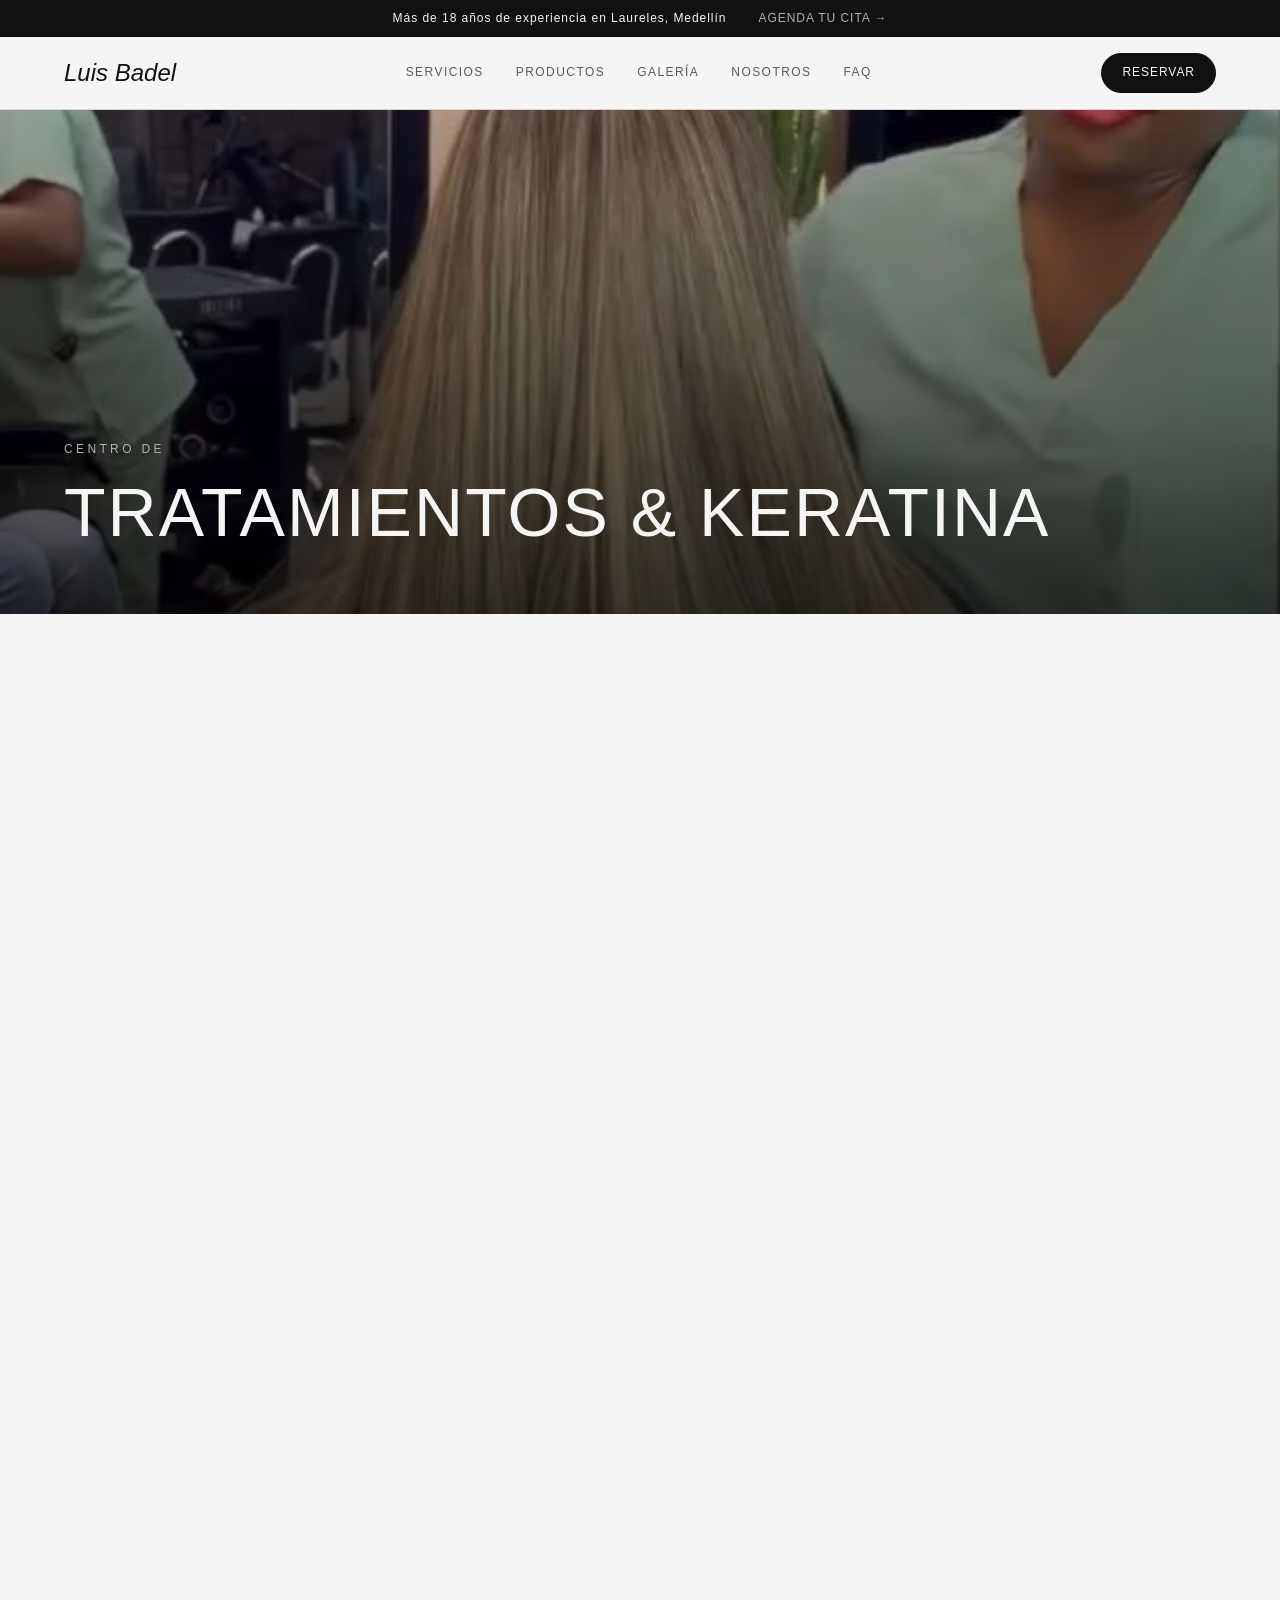
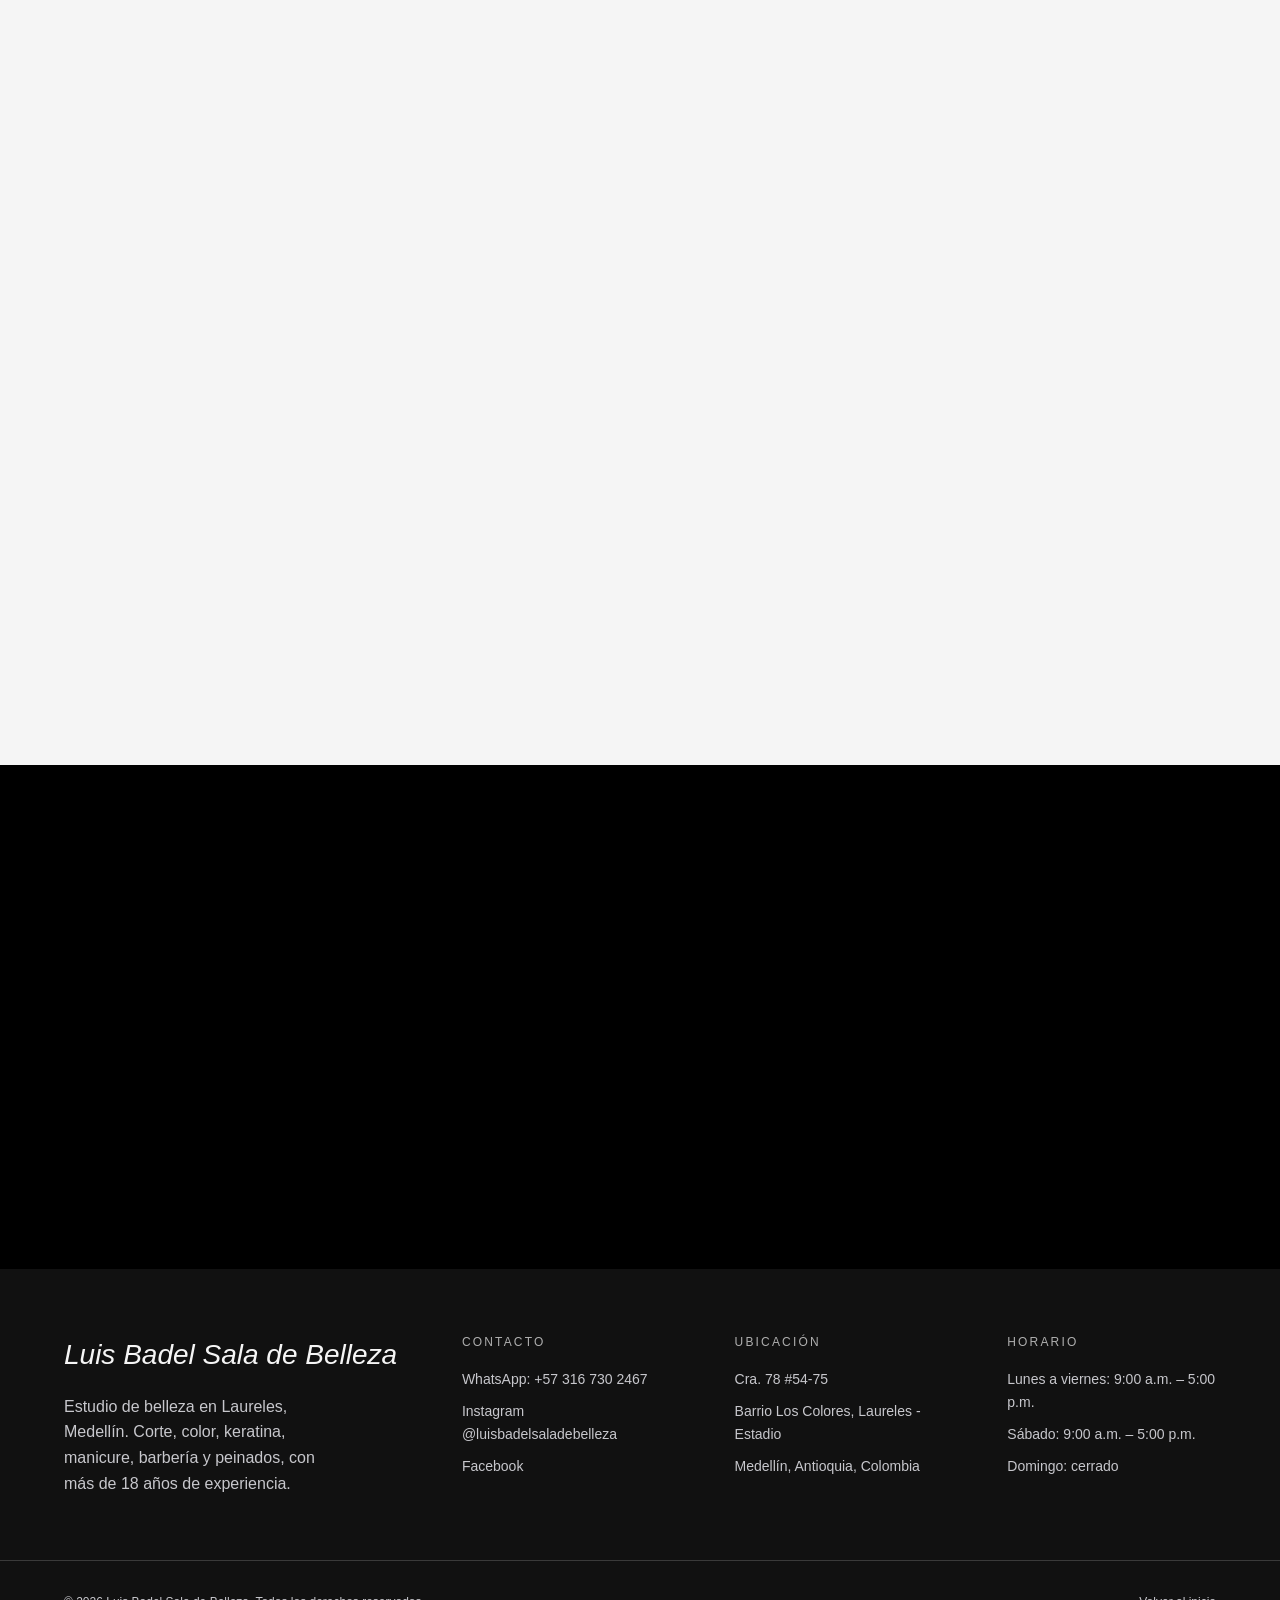
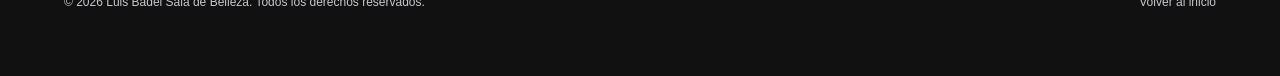
<file: servicios/tratamientos.html>
<!DOCTYPE html>
<html lang="es">
<head>
  <meta charset="UTF-8" />
  <meta name="viewport" content="width=device-width, initial-scale=1.0" />

  <title>Tratamientos &amp; Keratina | Luis Badel Sala de Belleza</title>
  <meta name="description" content="Keratina, alisados, hidratación profunda y reconstrucción capilar en Luis Badel Sala de Belleza, Laureles - Medellín. Devuélvele brillo y salud a tu cabello." />
  <meta name="robots" content="index, follow" />
  <link rel="canonical" href="https://cheese9117.github.io/luis-badel-studio/servicios/tratamientos.html" />

  <meta http-equiv="Content-Security-Policy" content="default-src 'none'; img-src 'self'; style-src 'self' https://fonts.googleapis.com; font-src https://fonts.gstatic.com; script-src 'self'; connect-src 'none'; frame-src 'none'; object-src 'none'; base-uri 'self'; form-action 'none'; frame-ancestors 'none';" />
  <meta http-equiv="X-Content-Type-Options" content="nosniff" />
  <meta name="referrer" content="strict-origin-when-cross-origin" />

  <meta property="og:type" content="website" />
  <meta property="og:title" content="Tratamientos &amp; Keratina | Luis Badel Sala de Belleza" />
  <meta property="og:description" content="Keratina, hidratación y reconstrucción capilar en Laureles, Medellín." />
  <meta property="og:url" content="https://cheese9117.github.io/luis-badel-studio/servicios/tratamientos.html" />
  <meta property="og:image" content="https://cheese9117.github.io/luis-badel-studio/assets/images/foto-4.jpg" />

  <link rel="preconnect" href="https://fonts.googleapis.com" />
  <link rel="preconnect" href="https://fonts.gstatic.com" crossorigin />
  <link rel="stylesheet" href="https://fonts.googleapis.com/css2?family=Jost:ital,wght@0,300;0,400;0,500;0,600;1,400;1,500&family=Manrope:wght@400;500;600;700&display=swap" />
  <link rel="icon" type="image/png" href="../assets/images/favicon-logo.png" />

  <link rel="stylesheet" href="../css/variables.css" />
  <link rel="stylesheet" href="../css/reset.css" />
  <link rel="stylesheet" href="../css/base.css" />
  <link rel="stylesheet" href="../css/layout.css" />
  <link rel="stylesheet" href="../css/components.css" />
  <link rel="stylesheet" href="../css/animations.css" />
  <link rel="stylesheet" href="../css/utilities.css" />
  <link rel="stylesheet" href="../css/responsive.css" />
</head>
<body>
  <a class="skip-link" href="#contenido">Saltar al contenido</a>

  <div class="announce-bar">
    <p class="announce-bar__text">Más de 18 años de experiencia en Laureles, Medellín</p>
    <a class="announce-bar__link" href="https://wa.me/573167302467?text=Hola%2C%20quiero%20agendar%20una%20cita" target="_blank" rel="noopener noreferrer">Agenda tu cita →</a>
  </div>

  <header class="site-header">
    <a class="site-header__brand" href="../index.html#inicio">Luis Badel</a>
    <nav class="site-nav" aria-label="Navegación principal">
      <div class="nav-item nav-item--has-menu">
        <button class="site-nav__link nav-item__trigger" type="button" aria-expanded="false" aria-haspopup="true">Servicios</button>
        <div class="mega-menu">
          <div class="mega-menu__col">
            <p class="mega-menu__title">Nuestros centros</p>
            <a class="mega-menu__link" href="color-imagen.html">Color e Imagen Capilar</a>
            <a class="mega-menu__link" href="tratamientos.html">Tratamientos &amp; Keratina</a>
            <a class="mega-menu__link" href="barberia.html">Barbería</a>
            <a class="mega-menu__link" href="manicure.html">Manicure &amp; Pedicure</a>
            <a class="mega-menu__link" href="eventos.html">Novias &amp; Eventos</a>
            <a class="mega-menu__link mega-menu__link--all" href="../index.html#servicios">Ver todos los servicios →</a>
          </div>
          <a class="mega-menu__feature" href="color-imagen.html">
            <picture>
              <source srcset="../assets/images/foto-3-480.webp" type="image/webp" />
              <img src="../assets/images/foto-3-480.jpg" alt="Trabajo de balayage realizado en Luis Badel Sala de Belleza" width="304" height="380" loading="lazy" />
            </picture>
            <span class="mega-menu__feature-label">Destacado</span>
            <span class="mega-menu__feature-title">Color &amp; Balayage de autor</span>
          </a>
        </div>
      </div>
      <div class="nav-item nav-item--has-menu">
        <button class="site-nav__link nav-item__trigger" type="button" aria-expanded="false" aria-haspopup="true">Productos</button>
        <div class="mega-menu">
          <div class="mega-menu__col">
            <p class="mega-menu__title">Por necesidad</p>
            <a class="mega-menu__link" href="../productos.html#color">Cuidado del color</a>
            <a class="mega-menu__link" href="../productos.html#hidratacion">Hidratación capilar</a>
            <a class="mega-menu__link" href="../productos.html#reconstruccion">Reconstrucción</a>
            <a class="mega-menu__link" href="../productos.html#styling">Styling y terminación</a>
            <a class="mega-menu__link mega-menu__link--all" href="../productos.html">Ver todo el cuidado en casa →</a>
          </div>
          <a class="mega-menu__feature" href="../productos.html">
            <picture>
              <source srcset="../assets/images/foto-5-480.webp" type="image/webp" />
              <img src="../assets/images/foto-5-480.jpg" alt="Productos profesionales usados en Luis Badel Sala de Belleza" width="304" height="380" loading="lazy" />
            </picture>
            <span class="mega-menu__feature-label">Recomendado</span>
            <span class="mega-menu__feature-title">Las líneas que usamos</span>
          </a>
        </div>
      </div>
      <a class="site-nav__link" href="../index.html#galeria">Galería</a>
      <a class="site-nav__link" href="../index.html#estilista">Nosotros</a>
      <a class="site-nav__link" href="../index.html#faq">FAQ</a>
    </nav>
    <div class="site-header__actions">
      <a class="btn btn--primary btn--sm site-header__cta" href="https://wa.me/573167302467?text=Hola%2C%20quiero%20agendar%20una%20cita" target="_blank" rel="noopener noreferrer">Reservar</a>
      <button class="hamburger" id="hamburger" aria-label="Abrir menú" aria-expanded="false" aria-controls="mobile-menu">
        <span></span><span></span><span></span>
      </button>
    </div>
  </header>

  <div class="mobile-menu" id="mobile-menu">
    <a class="mobile-menu__link" href="../index.html#servicios"><span>01</span> Servicios</a>
    <a class="mobile-menu__link" href="../productos.html"><span>02</span> Productos</a>
    <a class="mobile-menu__link" href="../index.html#galeria"><span>03</span> Galería</a>
    <a class="mobile-menu__link" href="../index.html#estilista"><span>04</span> Nosotros</a>
    <a class="mobile-menu__link" href="../index.html#faq"><span>05</span> FAQ</a>
    <a class="mobile-menu__link" href="../index.html#reserva"><span>06</span> Reserva</a>
    <details class="mobile-sub">
      <summary class="mobile-sub__summary">Páginas de servicios</summary>
      <a class="mobile-sub__link" href="color-imagen.html">Color e Imagen Capilar</a>
      <a class="mobile-sub__link" href="tratamientos.html">Tratamientos &amp; Keratina</a>
      <a class="mobile-sub__link" href="barberia.html">Barbería</a>
      <a class="mobile-sub__link" href="manicure.html">Manicure &amp; Pedicure</a>
      <a class="mobile-sub__link" href="eventos.html">Novias &amp; Eventos</a>
      <a class="mobile-sub__link" href="../productos.html">Productos para casa</a>
    </details>
    <div class="mobile-menu__footer">
      <a href="https://wa.me/573167302467" target="_blank" rel="noopener noreferrer">WhatsApp</a>
      <a href="https://www.instagram.com/luisbadelsaladebelleza/" target="_blank" rel="noopener noreferrer">Instagram</a>
      <a href="https://web.facebook.com/people/Luis-badel-sala-de-belleza/100063726393266/" target="_blank" rel="noopener noreferrer">Facebook</a>
    </div>
  </div>

  <main id="contenido">
    <section class="detail-hero">
      <picture>
        <source srcset="../assets/images/foto-4.webp" type="image/webp" />
        <img class="detail-hero__img" src="../assets/images/foto-4.jpg" alt="Tratamiento capilar profesional en Luis Badel Sala de Belleza" width="578" height="766" fetchpriority="high" />
      </picture>
      <div class="container detail-hero__inner">
        <p class="detail-hero__eyebrow">Centro de</p>
        <h1 class="detail-hero__title">Tratamientos &amp; Keratina</h1>
      </div>
    </section>

    <section class="section section--tight">
      <div class="container detail-intro" data-reveal>
        <span class="eyebrow">Salud antes que apariencia</span>
        <h2 class="section-title">Cabello sano, <em>color que dura</em>.</h2>
        <p class="lead">Un buen color o un buen corte parten de un cabello cuidado. Diagnosticamos el estado de tu fibra capilar y elegimos el tratamiento justo: alisado, hidratación, nutrición o reconstrucción, con productos profesionales que cuidan a largo plazo.</p>
      </div>
    </section>

    <section class="section section--tight">
      <div class="container">
        <div data-reveal>
          <span class="eyebrow">Qué incluye</span>
          <h2 class="section-title">Servicios del <em>centro</em>.</h2>
        </div>
        <div class="service-grid" data-reveal="stagger">
          <article class="service-card">
            <span class="service-card__num">01 / Alisado</span>
            <h3 class="service-card__title">Keratina y alisado</h3>
            <p class="service-card__desc">Alisado progresivo y keratina para domar el frizz y reducir el tiempo de peinado en casa.</p>
            <div class="service-card__price"><span>Desde</span><span>$120.000 COP</span></div>
          </article>
          <article class="service-card">
            <span class="service-card__num">02 / Hidratación</span>
            <h3 class="service-card__title">Hidratación profunda</h3>
            <p class="service-card__desc">Mascarillas y baños de hidratación para devolver suavidad y manejabilidad.</p>
            <div class="service-card__price"><span>Desde</span><span>$55.000 COP</span></div>
          </article>
          <article class="service-card">
            <span class="service-card__num">03 / Reparación</span>
            <h3 class="service-card__title">Reconstrucción capilar</h3>
            <p class="service-card__desc">Tratamiento de reparación intensa para cabello procesado o debilitado.</p>
            <div class="service-card__price"><span>Desde</span><span>$70.000 COP</span></div>
          </article>
          <article class="service-card">
            <span class="service-card__num">04 / Nutrición</span>
            <h3 class="service-card__title">Nutrición y brillo</h3>
            <p class="service-card__desc">Aporte de nutrientes y sellado de cutícula para un acabado luminoso.</p>
            <div class="service-card__price"><span>Desde</span><span>$60.000 COP</span></div>
          </article>
          <article class="service-card">
            <span class="service-card__num">05 / Botox</span>
            <h3 class="service-card__title">Botox capilar</h3>
            <p class="service-card__desc">Relleno de la fibra capilar para reducir volumen y aportar densidad y brillo.</p>
            <div class="service-card__price"><span>Desde</span><span>$90.000 COP</span></div>
          </article>
          <article class="service-card">
            <span class="service-card__num">06 / Anticaída</span>
            <h3 class="service-card__title">Tratamiento anticaída</h3>
            <p class="service-card__desc">Protocolos para fortalecer el cuero cabelludo y estimular el crecimiento.</p>
            <div class="service-card__price"><span>Cotización</span><span>personalizada</span></div>
          </article>
        </div>
      </div>
    </section>

    <section class="section section--clay">
      <div class="container detail-cta" data-reveal>
        <span class="eyebrow eyebrow--on-clay">Reserva</span>
        <h2 class="section-title section-title--on-clay">Devuélvele vida a tu <em class="section-title__accent--ink">cabello</em>.</h2>
        <p class="lead lead--on-clay">Escribinos por WhatsApp y te recomendamos el tratamiento ideal para tu tipo de cabello.</p>
        <a class="btn btn--light btn--lg" href="https://wa.me/573167302467?text=Hola%2C%20quiero%20agendar%20un%20tratamiento%20capilar" target="_blank" rel="noopener noreferrer">Agendar por WhatsApp</a>
      </div>
    </section>
  </main>

  <footer class="site-footer">
    <div class="container footer-grid">
      <div>
        <p class="footer-brand">Luis Badel <em>Sala de Belleza</em></p>
        <p class="lead--on-dark u-mt-sm footer-lead">Estudio de belleza en Laureles, Medellín. Corte, color, keratina, manicure, barbería y peinados, con más de 18 años de experiencia.</p>
      </div>
      <div>
        <p class="footer-heading">Contacto</p>
        <ul class="footer-list">
          <li><a href="https://wa.me/573167302467" target="_blank" rel="noopener noreferrer">WhatsApp: +57 316 730 2467</a></li>
          <li><a href="https://www.instagram.com/luisbadelsaladebelleza/" target="_blank" rel="noopener noreferrer">Instagram @luisbadelsaladebelleza</a></li>
          <li><a href="https://web.facebook.com/people/Luis-badel-sala-de-belleza/100063726393266/" target="_blank" rel="noopener noreferrer">Facebook</a></li>
        </ul>
      </div>
      <div>
        <p class="footer-heading">Ubicación</p>
        <address class="footer-list footer-address">
          <span>Cra. 78 #54-75</span>
          <span>Barrio Los Colores, Laureles - Estadio</span>
          <span>Medellín, Antioquia, Colombia</span>
        </address>
      </div>
      <div>
        <p class="footer-heading">Horario</p>
        <ul class="footer-list">
          <li>Lunes a viernes: 9:00 a.m. – 5:00 p.m.</li>
          <li>Sábado: 9:00 a.m. – 5:00 p.m.</li>
          <li>Domingo: cerrado</li>
        </ul>
      </div>
    </div>
    <div class="container footer-bottom">
      <span>© <span id="year"></span> Luis Badel Sala de Belleza. Todos los derechos reservados.</span>
      <span><a href="../index.html#inicio">Volver al inicio</a></span>
    </div>
  </footer>

  <button class="back-to-top" id="back-to-top" aria-label="Volver arriba">↑</button>

  <script src="../js/nav.js" defer></script>
  <script src="../js/reveal.js" defer></script>
  <script src="../js/app.js" defer></script>
</body>
</html>
</file>
<file: css/variables.css>
/* =============================================================
   DESIGN TOKENS — Luis Badel · Urbano Premium
   Sistema editorial monocromo: tipografía Jost + Manrope,
   negro absoluto / carbón dominante, blanco tiza de contraste
   y acento plata cepillada / gris cemento.
   ============================================================= */

:root {
  /* --- Neutrales base --- */
  --black: #000000;
  --charcoal: #111111;
  --ink: #111111;
  --ink-soft: #5a5a5e;
  --silver: #8e8e93;
  --silver-light: #afafaf;
  --cream: #f5f5f5;
  --paper: #ffffff;

  /* --- Roles de color (compatibilidad con el sistema modular) --- */
  --clay: #6e6e73;          /* acento metálico legible sobre claro (estados, eyebrow, em) */
  --clay-deep: #000000;
  --olive: #1c1c1c;
  --olive-deep: #161616;    /* fondo de sección oscura alterna (carbón) */
  --mustard: #afafaf;       /* numerales y acentos sobre fondos oscuros */
  --blush: #c7c7cc;         /* texto tenue sobre oscuro */
  --line: rgba(17, 17, 17, 0.14);
  --line-on-dark: rgba(245, 245, 245, 0.18);

  /* --- Tipografía --- */
  --font-display: 'Jost', sans-serif;
  --font-body: 'Manrope', sans-serif;
  --font-label: 'Jost', sans-serif;

  /* --- Tamaños fluidos --- */
  --size-hero: clamp(2.75rem, 9vw, 7.5rem);
  --size-h2: clamp(2.25rem, 5.5vw, 4.25rem);
  --size-h3: clamp(1.5rem, 3vw, 2.25rem);
  --size-lead: clamp(1.125rem, 1.6vw, 1.375rem);
  --size-body: 1rem;
  --size-small: 0.875rem;
  --size-label: 0.75rem;

  /* --- Layout --- */
  --container-width: 1320px;
  --container-pad: clamp(1.25rem, 5vw, 4rem);
  --radius-sm: 4px;
  --radius-md: 10px;
  --radius-lg: 28px;

  /* --- Espaciado --- */
  --space-xs: 0.5rem;
  --space-sm: 1rem;
  --space-md: 2rem;
  --space-lg: 4rem;
  --space-xl: 7rem;

  /* --- Movimiento --- */
  --duration-fast: 200ms;
  --duration-base: 450ms;
  --duration-slow: 900ms;
  --ease-editorial: cubic-bezier(0.22, 1, 0.36, 1);

  /* --- Sombras --- */
  --shadow-card: 0 18px 50px -20px rgba(0, 0, 0, 0.45);
  --shadow-soft: 0 8px 24px -12px rgba(0, 0, 0, 0.28);

  /* --- Capas --- */
  --z-index-nav: 100;
  --z-header: 90;
  --z-menu: 110;
  --z-cursor: 120;
}
</file>
<file: css/base.css>
/* =============================================================
   BASE — Luis Badel · Edición Atelier
   Tipografía y utilidades de texto.
   ============================================================= */

body {
  font-family: var(--font-body);
  font-size: var(--size-body);
  line-height: 1.6;
  color: var(--ink);
  background: var(--cream);
}

h1, h2, h3, h4 {
  font-family: var(--font-display);
  font-weight: 500;
  line-height: 1.1;
  letter-spacing: 0;
  color: var(--ink);
}

.eyebrow {
  display: inline-flex;
  align-items: center;
  gap: var(--space-xs);
  font-family: var(--font-label);
  font-size: var(--size-label);
  letter-spacing: 0.18em;
  text-transform: uppercase;
  color: var(--clay);
}

.eyebrow::before {
  content: '';
  display: block;
  width: 28px;
  height: 1px;
  background: currentColor;
}

.lead {
  font-size: var(--size-lead);
  color: var(--ink-soft);
  max-width: 38ch;
}

.section-title {
  font-size: var(--size-h2);
  margin-block: var(--space-sm) var(--space-md);
}

.section-title em {
  font-style: italic;
  color: var(--clay);
}

.visually-hidden {
  position: absolute;
  width: 1px;
  height: 1px;
  overflow: hidden;
  clip: rect(0 0 0 0);
  white-space: nowrap;
}

.skip-link {
  position: absolute;
  left: -9999px;
  top: 0;
  z-index: 200;
  padding: var(--space-xs) var(--space-sm);
  background: var(--ink);
  color: var(--cream);
}

.skip-link:focus {
  left: var(--space-sm);
  top: var(--space-sm);
}

a:focus-visible,
button:focus-visible,
input:focus-visible,
textarea:focus-visible,
select:focus-visible {
  outline: 2px solid var(--clay);
  outline-offset: 3px;
}
</file>
<file: css/layout.css>
/* =============================================================
   LAYOUT — Luis Badel · Edición Atelier
   Contenedores, grid editorial y nav lateral de índice.
   ============================================================= */

.container {
  width: 100%;
  max-width: var(--container-width);
  margin-inline: auto;
  padding-inline: var(--container-pad);
}

main {
  display: block;
}

/* ── Barra de anuncio ── */
.announce-bar {
  display: flex;
  align-items: center;
  justify-content: center;
  flex-wrap: wrap;
  gap: var(--space-xs) var(--space-md);
  padding: 0.55rem var(--container-pad);
  background: var(--ink);
  color: var(--cream);
  font-family: var(--font-label);
  font-size: var(--size-label);
  letter-spacing: 0.08em;
  text-align: center;
}

.announce-bar__link {
  color: var(--silver-light);
  text-transform: uppercase;
  transition: color var(--duration-fast) var(--ease-editorial);
}

.announce-bar__link:hover {
  color: var(--paper);
}

/* ── Header (navbar superior) ── */
.site-header {
  position: sticky;
  top: 0;
  z-index: var(--z-header);
  display: flex;
  align-items: center;
  justify-content: space-between;
  gap: var(--space-md);
  padding: var(--space-sm) var(--container-pad);
  background: rgba(245, 245, 245, 0.88);
  backdrop-filter: blur(12px);
  border-bottom: 1px solid var(--line);
}

.site-header__brand {
  font-family: var(--font-display);
  font-size: 1.5rem;
  font-style: italic;
  flex-shrink: 0;
}

.site-nav {
  display: none;
}

@media (min-width: 1024px) {
  .site-nav {
    display: flex;
    gap: clamp(1.25rem, 2.5vw, 2.5rem);
    margin-inline: auto;
  }

  .site-nav__link {
    position: relative;
    font-family: var(--font-label);
    font-size: var(--size-label);
    letter-spacing: 0.12em;
    text-transform: uppercase;
    color: var(--ink-soft);
    padding-block: 0.25rem;
    transition: color var(--duration-fast) var(--ease-editorial);
  }

  .site-nav__link::after {
    content: '';
    position: absolute;
    left: 0;
    bottom: -2px;
    width: 100%;
    height: 1px;
    background: var(--ink);
    transform: scaleX(0);
    transform-origin: left;
    transition: transform var(--duration-fast) var(--ease-editorial);
  }

  .site-nav__link:hover,
  .site-nav__link.is-active {
    color: var(--ink);
  }

  .site-nav__link:hover::after,
  .site-nav__link.is-active::after {
    transform: scaleX(1);
  }
}

.site-header__actions {
  display: flex;
  align-items: center;
  gap: var(--space-sm);
  flex-shrink: 0;
}

.site-header__cta {
  display: none;
}

@media (min-width: 1024px) {
  .site-header__cta {
    display: inline-flex;
  }

  /* ── Mega-menú desplegable ── */
  .nav-item {
    position: relative;
    display: flex;
  }

  .nav-item__trigger::after {
    content: '▾';
    margin-left: 0.35rem;
    font-size: 0.7em;
    opacity: 0.6;
  }

  .mega-menu {
    position: absolute;
    top: 100%;
    left: 50%;
    transform: translateX(-50%) translateY(8px);
    display: flex;
    gap: var(--space-md);
    margin-top: 0.6rem;
    padding: var(--space-md);
    background: var(--paper);
    border: 1px solid var(--line);
    border-radius: var(--radius-md);
    box-shadow: var(--shadow-card);
    opacity: 0;
    visibility: hidden;
    transition: opacity var(--duration-fast) var(--ease-editorial),
                transform var(--duration-fast) var(--ease-editorial),
                visibility var(--duration-fast) var(--ease-editorial);
    z-index: var(--z-menu);
  }

  .mega-menu::before {
    content: '';
    position: absolute;
    top: -0.6rem;
    left: 0;
    right: 0;
    height: 0.6rem;
  }

  .nav-item--has-menu:hover .mega-menu,
  .nav-item--has-menu.is-open .mega-menu {
    opacity: 1;
    visibility: visible;
    transform: translateX(-50%) translateY(0);
  }

  .mega-menu__col {
    display: flex;
    flex-direction: column;
    gap: 0.35rem;
    min-width: 220px;
  }

  .mega-menu__title {
    font-family: var(--font-label);
    font-size: var(--size-label);
    letter-spacing: 0.18em;
    text-transform: uppercase;
    color: var(--silver);
    margin-bottom: 0.4rem;
  }

  .mega-menu__link {
    font-size: var(--size-small);
    color: var(--ink-soft);
    padding: 0.2rem 0;
    transition: color var(--duration-fast) var(--ease-editorial);
  }

  .mega-menu__link:hover {
    color: var(--ink);
  }

  .mega-menu__link--all {
    margin-top: 0.4rem;
    padding-top: 0.6rem;
    border-top: 1px solid var(--line);
    color: var(--ink);
    font-weight: 600;
  }

  .mega-menu__feature {
    position: relative;
    display: block;
    width: 200px;
    border-radius: var(--radius-sm);
    overflow: hidden;
  }

  .mega-menu__feature img {
    width: 100%;
    height: 100%;
    aspect-ratio: 4 / 5;
    object-fit: cover;
    transition: transform var(--duration-slow) var(--ease-editorial);
  }

  .mega-menu__feature:hover img {
    transform: scale(1.05);
  }

  .mega-menu__feature::after {
    content: '';
    position: absolute;
    inset: 0;
    background: linear-gradient(to top, rgba(0, 0, 0, 0.6), transparent 60%);
  }

  .mega-menu__feature-label {
    position: absolute;
    top: 0.5rem;
    left: 0.5rem;
    z-index: 1;
    font-family: var(--font-label);
    font-size: var(--size-label);
    letter-spacing: 0.12em;
    text-transform: uppercase;
    color: var(--ink);
    background: var(--paper);
    padding: 0.2rem 0.5rem;
    border-radius: var(--radius-sm);
  }

  .mega-menu__feature-title {
    position: absolute;
    bottom: 0.6rem;
    left: 0.7rem;
    right: 0.7rem;
    z-index: 1;
    font-family: var(--font-display);
    font-size: 1.1rem;
    color: var(--cream);
  }
}

/* ── Secciones generales ── */
.section {
  padding-block: var(--space-xl);
}

.section--tight {
  padding-block: var(--space-lg);
}

/* Difiere el render de secciones por debajo del pliegue */
.section--lazy {
  content-visibility: auto;
  contain-intrinsic-size: auto 700px;
}

.section--dark {
  background: var(--ink);
  color: var(--cream);
}

.section--olive {
  background: var(--olive-deep);
  color: var(--cream);
}

.section--clay {
  background: var(--black);
  color: var(--cream);
}

.section--dark h1, .section--dark h2, .section--dark h3, .section--dark h4,
.section--olive h1, .section--olive h2, .section--olive h3, .section--olive h4,
.section--clay h1, .section--clay h2, .section--clay h3, .section--clay h4 {
  color: var(--cream);
}

/* Acentos legibles sobre fondos oscuros */
.section--dark .eyebrow, .section--olive .eyebrow, .section--clay .eyebrow,
.section--dark .section-title em, .section--olive .section-title em, .section--clay .section-title em {
  color: var(--silver-light);
}

/* ── Grids ── */
.split-grid {
  display: grid;
  gap: var(--space-lg);
  align-items: center;
}

@media (min-width: 900px) {
  .split-grid {
    grid-template-columns: 1.1fr 1fr;
    gap: var(--space-xl);
  }

  .split-grid--reverse {
    grid-template-columns: 1fr 1.1fr;
  }

  .split-grid--reverse > :first-child {
    order: 2;
  }
}

.stat-grid {
  display: grid;
  grid-template-columns: repeat(2, 1fr);
  gap: var(--space-md);
}

@media (min-width: 700px) {
  .stat-grid {
    grid-template-columns: repeat(4, 1fr);
  }
}
</file>
<file: css/components.css>
/* =============================================================
   COMPONENTES — Luis Badel · Edición Atelier
   ============================================================= */

/* ── Botones ── */
.btn {
  display: inline-flex;
  align-items: center;
  gap: var(--space-xs);
  font-family: var(--font-label);
  font-size: var(--size-small);
  letter-spacing: 0.08em;
  text-transform: uppercase;
  padding: 0.9rem 1.75rem;
  border-radius: 999px;
  border: 1px solid currentColor;
  transition: background var(--duration-fast) var(--ease-editorial),
              color var(--duration-fast) var(--ease-editorial),
              transform var(--duration-fast) var(--ease-editorial);
}

.btn:active {
  transform: scale(0.97);
}

.btn--primary {
  background: var(--ink);
  color: var(--cream);
  border-color: var(--ink);
}

.btn--primary:hover {
  background: var(--black);
  border-color: var(--black);
  color: var(--paper);
}

.btn--light {
  background: var(--paper);
  color: var(--ink);
  border-color: var(--paper);
}

.btn--light:hover {
  background: transparent;
  color: var(--cream);
  border-color: var(--cream);
}

.btn--outline {
  background: transparent;
  color: inherit;
}

.btn--outline:hover {
  background: var(--ink);
  color: var(--cream);
  border-color: var(--ink);
}

.btn--on-dark {
  border-color: var(--line-on-dark);
}

.btn--on-dark:hover {
  background: var(--cream);
  color: var(--ink);
  border-color: var(--cream);
}

.btn--lg {
  padding: 1.15rem 2.5rem;
  font-size: var(--size-body);
}

.btn--sm {
  padding: 0.6rem 1.25rem;
  font-size: var(--size-label);
}

/* ── Mobile menu / hamburger ── */
.hamburger {
  position: relative;
  width: 32px;
  height: 22px;
}

.hamburger span {
  position: absolute;
  left: 0;
  right: 0;
  height: 2px;
  background: var(--ink);
  transition: transform var(--duration-fast) var(--ease-editorial),
              opacity var(--duration-fast) var(--ease-editorial);
}

.hamburger span:nth-child(1) { top: 0; }
.hamburger span:nth-child(2) { top: 50%; transform: translateY(-50%); }
.hamburger span:nth-child(3) { bottom: 0; }

.hamburger.is-open span:nth-child(1) {
  top: 50%;
  transform: translateY(-50%) rotate(45deg);
}

.hamburger.is-open span:nth-child(2) {
  opacity: 0;
}

.hamburger.is-open span:nth-child(3) {
  bottom: 50%;
  transform: translateY(50%) rotate(-45deg);
}

.mobile-menu {
  position: fixed;
  inset: 0;
  z-index: var(--z-menu);
  display: flex;
  flex-direction: column;
  justify-content: center;
  gap: var(--space-md);
  padding: var(--space-xl) var(--container-pad);
  background: var(--ink);
  color: var(--cream);
  transform: translateY(-100%);
  opacity: 0;
  transition: transform var(--duration-base) var(--ease-editorial),
              opacity var(--duration-base) var(--ease-editorial);
}

.mobile-menu.is-open {
  transform: translateY(0);
  opacity: 1;
}

.mobile-menu__link {
  font-family: var(--font-display);
  font-size: clamp(2rem, 9vw, 3rem);
  font-style: italic;
  display: flex;
  align-items: baseline;
  gap: var(--space-sm);
}

.mobile-menu__link span {
  font-family: var(--font-label);
  font-size: var(--size-label);
  font-style: normal;
  color: var(--silver-light);
}

.mobile-sub {
  border-top: 1px solid var(--line-on-dark);
  padding-top: var(--space-sm);
}

.mobile-sub__summary {
  font-family: var(--font-label);
  font-size: var(--size-small);
  letter-spacing: 0.12em;
  text-transform: uppercase;
  color: var(--silver-light);
  cursor: pointer;
  list-style: none;
}

.mobile-sub__summary::-webkit-details-marker {
  display: none;
}

.mobile-sub__summary::after {
  content: ' +';
}

.mobile-sub[open] .mobile-sub__summary::after {
  content: ' –';
}

.mobile-sub__link {
  display: block;
  padding: 0.5rem 0 0.5rem var(--space-sm);
  color: var(--cream);
  font-size: 1.1rem;
}

.mobile-menu__footer {
  margin-top: var(--space-lg);
  display: flex;
  flex-wrap: wrap;
  gap: var(--space-sm) var(--space-md);
  font-family: var(--font-label);
  font-size: var(--size-small);
}

@media (min-width: 1024px) {
  .mobile-menu,
  .hamburger {
    display: none;
  }
}

/* ── Hero ── */
.hero {
  padding-top: var(--space-md);
  padding-bottom: var(--space-xl);
}

.hero__media {
  position: relative;
  border-radius: var(--radius-lg);
  overflow: hidden;
  aspect-ratio: 4 / 5;
  box-shadow: var(--shadow-card);
}

.hero__media::after {
  content: '';
  position: absolute;
  inset: 0;
  background: linear-gradient(to top, rgba(0, 0, 0, 0.5), rgba(0, 0, 0, 0.05) 55%);
  pointer-events: none;
}

.hero__media img {
  width: 100%;
  height: 100%;
  object-fit: cover;
}

.hero__badge {
  position: absolute;
  z-index: 2;
  bottom: var(--space-sm);
  left: var(--space-sm);
  background: var(--paper);
  color: var(--ink);
  border-radius: var(--radius-md);
  padding: var(--space-sm) var(--space-md);
  font-family: var(--font-label);
  font-size: var(--size-small);
  box-shadow: var(--shadow-soft);
}

.hero__badge strong {
  display: block;
  font-family: var(--font-display);
  font-size: 1.75rem;
  font-style: italic;
  color: var(--clay);
}

.hero__title {
  font-size: var(--size-hero);
  margin-block: var(--space-sm) var(--space-md);
}

.hero__title em {
  font-style: italic;
  color: var(--clay);
}

.hero__cta-group {
  display: flex;
  flex-wrap: wrap;
  gap: var(--space-sm);
  margin-top: var(--space-md);
}

.hero__meta {
  display: flex;
  flex-wrap: wrap;
  gap: var(--space-md);
  margin-top: var(--space-lg);
  padding-top: var(--space-md);
  border-top: 1px solid var(--line);
  font-family: var(--font-label);
  font-size: var(--size-small);
  color: var(--ink-soft);
}

/* ── Estadísticas ── */
.stat-card {
  padding: var(--space-md) 0;
  border-top: 1px solid var(--line-on-dark);
}

.stat-card__num {
  font-family: var(--font-display);
  font-size: clamp(2.5rem, 5vw, 4rem);
  font-style: italic;
  color: var(--mustard);
}

.stat-card__label {
  margin-top: var(--space-xs);
  font-family: var(--font-label);
  font-size: var(--size-small);
  letter-spacing: 0.06em;
  opacity: 0.8;
}

/* ── Riel horizontal (servicios / testimonios) ── */
.rail-head {
  display: flex;
  align-items: flex-end;
  justify-content: space-between;
  gap: var(--space-md);
  flex-wrap: wrap;
}

.rail-head__intro {
  flex: 1 1 280px;
}

.rail-controls {
  display: flex;
  gap: var(--space-sm);
  flex-shrink: 0;
}

.rail-arrow {
  width: 48px;
  height: 48px;
  border-radius: 50%;
  border: 1px solid var(--ink);
  color: var(--ink);
  font-size: 1.25rem;
  display: flex;
  align-items: center;
  justify-content: center;
  transition: background var(--duration-fast) var(--ease-editorial),
              color var(--duration-fast) var(--ease-editorial),
              opacity var(--duration-fast) var(--ease-editorial);
}

.rail-arrow:hover:not(:disabled) {
  background: var(--ink);
  color: var(--cream);
}

.rail-arrow:disabled {
  opacity: 0.3;
  cursor: not-allowed;
}

.rail--static .rail-controls {
  display: none;
}

/* ── Servicios (riel horizontal) ── */
.service-rail {
  display: flex;
  gap: var(--space-md);
  overflow-x: auto;
  padding-bottom: var(--space-md);
  scroll-snap-type: x mandatory;
  scrollbar-width: none;
}

.service-rail::-webkit-scrollbar {
  display: none;
}

.service-card {
  flex: 0 0 clamp(260px, 75vw, 340px);
  scroll-snap-align: start;
  background: var(--paper);
  border: 1px solid var(--line);
  border-radius: var(--radius-lg);
  padding: var(--space-md);
  display: flex;
  flex-direction: column;
  gap: var(--space-sm);
  transition: transform var(--duration-base) var(--ease-editorial),
              box-shadow var(--duration-base) var(--ease-editorial);
}

.service-card:hover {
  transform: translateY(-6px);
  box-shadow: var(--shadow-card);
}

.service-card__num {
  font-family: var(--font-label);
  font-size: var(--size-label);
  color: var(--clay);
  letter-spacing: 0.18em;
}

.service-card__title {
  font-family: var(--font-display);
  font-size: var(--size-h3);
  font-style: italic;
}

.service-card__desc {
  color: var(--ink-soft);
  font-size: var(--size-small);
  flex-grow: 1;
}

.service-card__price {
  font-family: var(--font-label);
  font-size: var(--size-small);
  display: flex;
  align-items: center;
  justify-content: space-between;
  padding-top: var(--space-sm);
  border-top: 1px solid var(--line);
}

/* ── Galería (grilla uniforme) ── */
.gallery-grid {
  display: grid;
  grid-template-columns: repeat(2, 1fr);
  gap: var(--space-sm);
}

@media (min-width: 700px) {
  .gallery-grid {
    grid-template-columns: repeat(3, 1fr);
    gap: var(--space-md);
  }
}

.gallery-item {
  position: relative;
  border-radius: var(--radius-md);
  overflow: hidden;
  aspect-ratio: 4 / 5;
}

.gallery-item img {
  width: 100%;
  height: 100%;
  object-fit: cover;
  transition: transform var(--duration-slow) var(--ease-editorial);
}

.gallery-item:hover img {
  transform: scale(1.06);
}

.gallery-item__tag {
  position: absolute;
  top: var(--space-xs);
  left: var(--space-xs);
  background: rgba(0, 0, 0, 0.6);
  color: var(--cream);
  backdrop-filter: blur(4px);
  font-family: var(--font-label);
  font-size: var(--size-label);
  letter-spacing: 0.12em;
  padding: 0.3rem 0.6rem;
  border-radius: var(--radius-sm);
  text-transform: uppercase;
}

/* ── Cita destacada / testimonios ── */
.quote-card {
  background: var(--paper);
  border: 1px solid var(--ink);
  border-radius: var(--radius-lg);
  padding: var(--space-lg);
}

.quote-card__text {
  font-family: var(--font-display);
  font-style: italic;
  font-size: var(--size-h3);
  line-height: 1.4;
}

.quote-card__author {
  margin-top: var(--space-md);
  font-family: var(--font-label);
  font-size: var(--size-small);
  color: var(--ink-soft);
  display: flex;
  align-items: center;
  gap: var(--space-sm);
}

.quote-card__stars {
  color: var(--mustard);
  letter-spacing: 0.15em;
}

.quote-track {
  display: flex;
  gap: var(--space-md);
  overflow-x: auto;
  scroll-snap-type: x mandatory;
  scrollbar-width: none;
  padding-bottom: var(--space-sm);
}

.quote-track::-webkit-scrollbar {
  display: none;
}

.quote-track .quote-card {
  flex: 0 0 clamp(280px, 80vw, 460px);
  scroll-snap-align: start;
}

/* ── Reserva ── */
.booking-panel {
  background: var(--paper);
  color: var(--ink);
  border-radius: var(--radius-lg);
  padding: var(--space-lg);
  box-shadow: var(--shadow-card);
}

.booking-panel .service-card__title {
  color: var(--ink);
}

.hours-table {
  width: 100%;
  font-family: var(--font-label);
  font-size: var(--size-small);
  border-collapse: collapse;
}

.hours-table td {
  padding: 0.6rem 0;
  border-bottom: 1px solid var(--line);
}

.hours-table td:last-child {
  text-align: right;
}

.hours-table tr:last-child td {
  border-bottom: none;
}

.booking-map {
  margin-top: var(--space-md);
  border-radius: var(--radius-md);
  overflow: hidden;
  border: 1px solid var(--line);
}

.booking-map__frame {
  display: block;
  width: 100%;
  height: 260px;
  border: 0;
  filter: grayscale(1) contrast(1.05);
}

/* ── Footer ── */
.site-footer {
  background: var(--ink);
  color: var(--cream);
  padding-block: var(--space-lg);
}

.footer-grid {
  display: grid;
  gap: var(--space-lg);
}

@media (min-width: 700px) {
  .footer-grid {
    grid-template-columns: 1.6fr 1fr 1fr 1fr;
  }
}

.footer-address {
  font-style: normal;
}

.footer-brand {
  font-family: var(--font-display);
  font-size: 1.75rem;
  font-style: italic;
}

.footer-heading {
  font-family: var(--font-label);
  font-size: var(--size-label);
  letter-spacing: 0.18em;
  text-transform: uppercase;
  color: var(--mustard);
  margin-bottom: var(--space-sm);
}

.footer-list {
  display: flex;
  flex-direction: column;
  gap: 0.6rem;
  font-size: var(--size-small);
  color: var(--blush);
}

.footer-bottom {
  margin-top: var(--space-lg);
  padding-top: var(--space-md);
  border-top: 1px solid var(--line-on-dark);
  display: flex;
  flex-wrap: wrap;
  justify-content: space-between;
  gap: var(--space-sm);
  font-family: var(--font-label);
  font-size: var(--size-label);
  color: var(--blush);
}

/* ── Bandas centradas (bono / comunidad) ── */
.giftcard,
.community {
  display: flex;
  flex-direction: column;
  align-items: center;
  text-align: center;
  max-width: 60ch;
  margin-inline: auto;
}

.giftcard .lead,
.community .lead {
  max-width: 52ch;
}

.giftcard .btn,
.community .btn {
  margin-top: var(--space-md);
}

/* ── FAQ (acordeón) ── */
.faq-list {
  margin-top: var(--space-lg);
  border-top: 1px solid var(--line);
}

.faq-item {
  border-bottom: 1px solid var(--line);
}

.faq-item__q {
  display: flex;
  align-items: center;
  justify-content: space-between;
  gap: var(--space-md);
  padding: var(--space-md) 0;
  font-family: var(--font-display);
  font-size: var(--size-h3);
  font-style: italic;
  cursor: pointer;
  list-style: none;
}

.faq-item__q::-webkit-details-marker {
  display: none;
}

.faq-item__q::after {
  content: '+';
  flex-shrink: 0;
  font-family: var(--font-label);
  font-style: normal;
  font-size: 1.5rem;
  color: var(--clay);
  transition: transform var(--duration-fast) var(--ease-editorial);
}

.faq-item[open] .faq-item__q::after {
  content: '–';
}

.faq-item__a {
  padding-bottom: var(--space-md);
  max-width: 60ch;
  color: var(--ink-soft);
}

/* ── Página de detalle (servicios / productos) ── */
.detail-hero {
  position: relative;
  display: flex;
  align-items: flex-end;
  min-height: clamp(340px, 56vh, 560px);
  overflow: hidden;
}

.detail-hero__img {
  position: absolute;
  inset: 0;
  width: 100%;
  height: 100%;
  object-fit: cover;
}

.detail-hero::after {
  content: '';
  position: absolute;
  inset: 0;
  background: linear-gradient(to top, rgba(0, 0, 0, 0.75), rgba(0, 0, 0, 0.25));
}

.detail-hero__inner {
  position: relative;
  z-index: 1;
  padding-block: var(--space-lg);
  color: var(--cream);
}

.detail-hero__eyebrow {
  font-family: var(--font-label);
  font-size: var(--size-label);
  letter-spacing: 0.28em;
  text-transform: uppercase;
  color: var(--silver-light);
}

.detail-hero__title {
  margin-top: var(--space-sm);
  font-size: var(--size-h2);
  text-transform: uppercase;
  letter-spacing: 0.03em;
  color: var(--cream);
}

.detail-intro {
  max-width: 62ch;
  margin-inline: auto;
  text-align: center;
}

.detail-intro .lead {
  max-width: none;
}

.service-grid {
  display: grid;
  grid-template-columns: 1fr;
  gap: var(--space-md);
  margin-top: var(--space-lg);
}

@media (min-width: 600px) {
  .service-grid {
    grid-template-columns: repeat(2, 1fr);
  }
}

@media (min-width: 1000px) {
  .service-grid {
    grid-template-columns: repeat(3, 1fr);
  }
}

.service-grid .service-card {
  flex: initial;
}

.detail-cta {
  text-align: center;
}

.detail-cta .lead {
  max-width: 52ch;
  margin-inline: auto;
}

/* ── Back to top ── */
.back-to-top {
  position: fixed;
  right: var(--space-md);
  bottom: var(--space-md);
  z-index: var(--z-index-nav);
  width: 48px;
  height: 48px;
  border-radius: 50%;
  background: var(--ink);
  color: var(--cream);
  display: flex;
  align-items: center;
  justify-content: center;
  font-size: 1.25rem;
  box-shadow: var(--shadow-soft);
  opacity: 0;
  pointer-events: none;
  transform: translateY(12px);
  transition: opacity var(--duration-base) var(--ease-editorial),
              transform var(--duration-base) var(--ease-editorial);
}

.back-to-top.is-visible {
  opacity: 1;
  pointer-events: auto;
  transform: translateY(0);
}
</file>
<file: css/animations.css>
/* =============================================================
   ANIMACIONES — Luis Badel · Edición Atelier
   ============================================================= */

[data-reveal] {
  opacity: 0;
  transform: translateY(28px);
  transition: opacity var(--duration-slow) var(--ease-editorial),
              transform var(--duration-slow) var(--ease-editorial);
}

[data-reveal].is-visible {
  opacity: 1;
  transform: translateY(0);
}

[data-reveal="stagger"] > * {
  opacity: 0;
  transform: translateY(20px);
  transition: opacity var(--duration-base) var(--ease-editorial),
              transform var(--duration-base) var(--ease-editorial);
}

[data-reveal="stagger"].is-visible > * {
  opacity: 1;
  transform: translateY(0);
}

[data-reveal="stagger"].is-visible > *:nth-child(1) { transition-delay: 0ms; }
[data-reveal="stagger"].is-visible > *:nth-child(2) { transition-delay: 80ms; }
[data-reveal="stagger"].is-visible > *:nth-child(3) { transition-delay: 160ms; }
[data-reveal="stagger"].is-visible > *:nth-child(4) { transition-delay: 240ms; }
[data-reveal="stagger"].is-visible > *:nth-child(5) { transition-delay: 320ms; }
[data-reveal="stagger"].is-visible > *:nth-child(6) { transition-delay: 400ms; }

@keyframes floatSlow {
  0%, 100% { transform: translateY(0) rotate(-2deg); }
  50% { transform: translateY(-10px) rotate(1deg); }
}

.hero__badge {
  animation: floatSlow 6s ease-in-out infinite;
}

@media (prefers-reduced-motion: reduce) {
  [data-reveal],
  [data-reveal="stagger"] > * {
    opacity: 1;
    transform: none;
    transition: none;
  }

  .hero__badge {
    animation: none;
  }
}
</file>
<file: css/utilities.css>
/* =============================================================
   UTILIDADES — Luis Badel · Edición Atelier
   Helpers puntuales para evitar estilos inline.
   ============================================================= */

.u-mt-sm { margin-top: var(--space-sm); }
.u-mt-md { margin-top: var(--space-md); }
.u-mt-lg { margin-top: var(--space-lg); }
.u-mb-sm { margin-bottom: var(--space-sm); }

.lead--on-dark {
  color: var(--blush);
}

.lead--on-clay {
  color: var(--cream);
}

.lead--wide {
  max-width: 42ch;
}

.eyebrow--on-clay {
  color: var(--silver-light);
}

.section-title--on-clay {
  color: var(--cream);
}

.section-title__accent--ink {
  color: var(--silver-light);
}

.hero__media--square {
  aspect-ratio: 1;
}

.footer-lead {
  max-width: 32ch;
}

.no-scroll {
  overflow: hidden;
}
</file>
<file: css/responsive.css>
/* =============================================================
   RESPONSIVE — Luis Badel · Edición Atelier
   Ajustes puntuales por punto de quiebre.
   ============================================================= */

/* ── Móvil pequeño ── */
@media (max-width: 480px) {
  .hero__meta {
    flex-direction: column;
    gap: var(--space-xs);
  }

  .quote-card,
  .booking-panel {
    padding: var(--space-md);
  }
}

/* ── Escritorio ── */
@media (min-width: 1024px) {
  .hero {
    padding-top: var(--space-lg);
  }

  .section {
    padding-block: clamp(var(--space-xl), 12vh, 9rem);
  }
}
</file>
